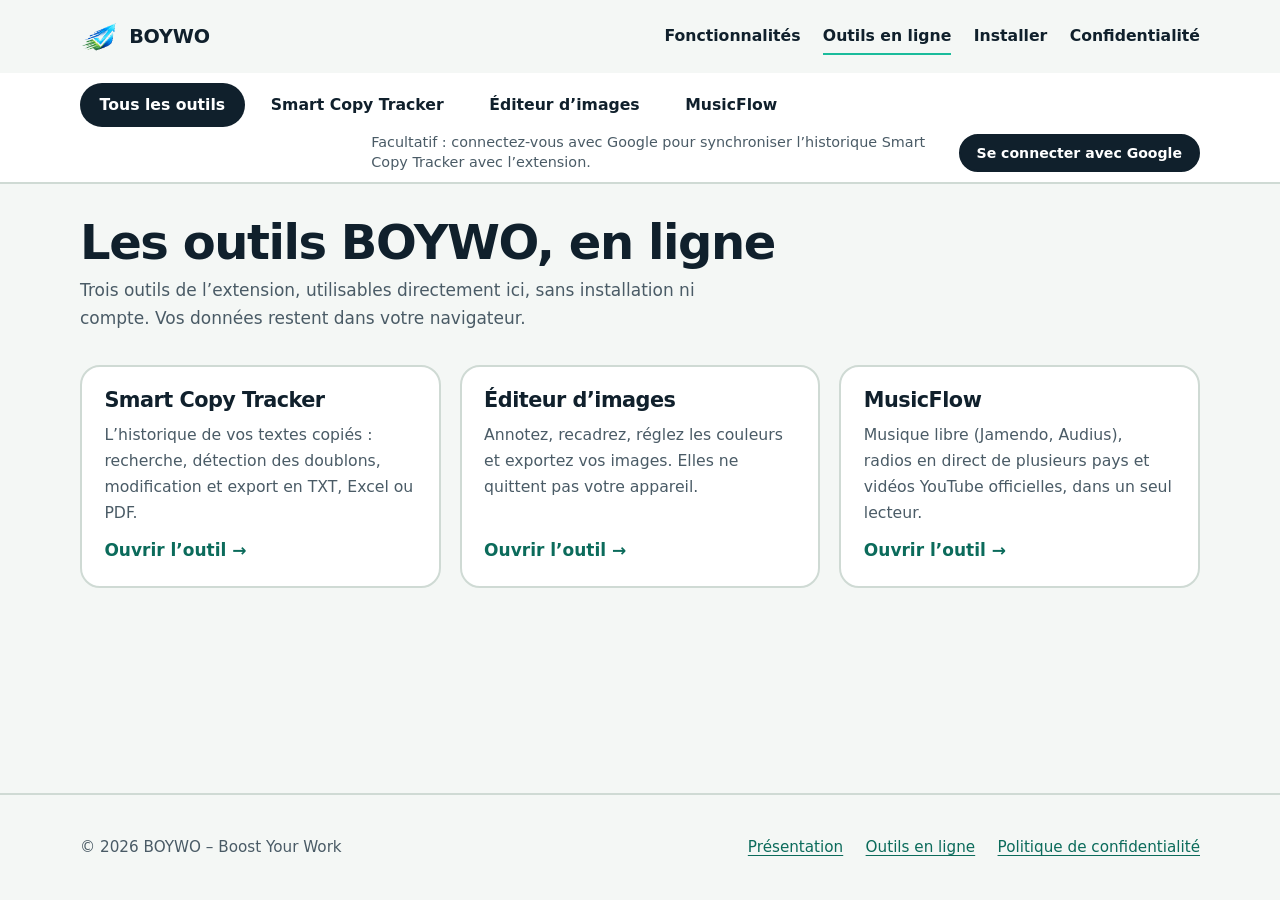
<file: outils/index.html>
<!DOCTYPE html>
<html lang="fr">
<head>
<meta charset="UTF-8">
<meta name="viewport" content="width=device-width, initial-scale=1">
<title>Outils en ligne – BOYWO</title>
<meta name="description" content="Smart Copy Tracker, éditeur d’images et MusicFlow réunis au même endroit, directement dans votre navigateur et sans compte.">
<meta name="theme-color" content="#1abc9c">
<link rel="canonical" href="https://jacquardo.github.io/BOYWO-Boost-Your-Work/outils/">
<link rel="icon" href="../assets/icons/icon-128.png">
<link rel="stylesheet" href="../css/site.css">
<link rel="stylesheet" href="../css/tools.css">
</head>
<body class="hub-body" id="hub-body">
<a class="skip" href="#contenu">Aller au contenu</a>

<header class="site-header">
  <div class="wrap">
    <a class="brand" href="../index.html"><img src="../assets/icons/icon-128.png" width="38" height="38" alt="">BOYWO</a>
    <nav class="nav" aria-label="Navigation principale">
      <a href="../index.html#fonctionnalites">Fonctionnalités</a>
      <a href="index.html" aria-current="page">Outils en ligne</a>
      <a href="../index.html#installer">Installer</a>
      <a href="../privacy-policy.html">Confidentialité</a>
    </nav>
  </div>
</header>

<div class="hub-tabs">
  <div class="wrap">
    <div class="hub-tablist" role="tablist" aria-label="Outils BOYWO">
    <button type="button" class="hub-tab" role="tab" id="tab-home" data-tool="" aria-controls="hub-home" aria-selected="true">Tous les outils</button>
    <button type="button" class="hub-tab" role="tab" id="tab-smart-copy" data-tool="smart-copy" aria-controls="panel-smart-copy" aria-selected="false">Smart Copy Tracker</button>
    <button type="button" class="hub-tab" role="tab" id="tab-image-editor" data-tool="image-editor" aria-controls="panel-image-editor" aria-selected="false">Éditeur d’images</button>
    <button type="button" class="hub-tab" role="tab" id="tab-musicflow" data-tool="musicflow" aria-controls="panel-musicflow" aria-selected="false">MusicFlow</button>
    </div>
    <div class="hub-sync" id="hub-sync" data-state="signed-out" hidden>
      <span class="hub-sync-text" id="sync-status" role="status" aria-live="polite"></span>
      <button type="button" class="hub-sync-btn hub-sync-main" id="sync-connect">Se connecter avec Google</button>
      <button type="button" class="hub-sync-btn" id="sync-now" hidden>Synchroniser</button>
      <button type="button" class="hub-sync-btn hub-sync-main" id="sync-create" hidden>Créer une sauvegarde depuis le site</button>
      <button type="button" class="hub-sync-btn" id="sync-disconnect" hidden>Se déconnecter</button>
    </div>
  </div>
</div>

<main class="hub-main" id="contenu">
  <div class="hub-home" id="hub-home" role="tabpanel" aria-labelledby="tab-home">
    <div class="wrap">
      <div class="hub-intro">
        <h1>Les outils BOYWO, en ligne</h1>
        <p>Trois outils de l’extension, utilisables directement ici, sans installation ni compte. Vos données restent dans votre navigateur.</p>
      </div>
      <div class="hub-cards">
        <a class="hub-card" href="#smart-copy" data-tool="smart-copy">
          <h2>Smart Copy Tracker</h2>
          <p>L’historique de vos textes copiés : recherche, détection des doublons, modification et export en TXT, Excel ou PDF.</p>
          <span class="tag">Ouvrir l’outil →</span>
        </a>
        <a class="hub-card" href="#image-editor" data-tool="image-editor">
          <h2>Éditeur d’images</h2>
          <p>Annotez, recadrez, réglez les couleurs et exportez vos images. Elles ne quittent pas votre appareil.</p>
          <span class="tag">Ouvrir l’outil →</span>
        </a>
        <a class="hub-card" href="#musicflow" data-tool="musicflow">
          <h2>MusicFlow</h2>
          <p>Musique libre (Jamendo, Audius), radios en direct de plusieurs pays et vidéos YouTube officielles, dans un seul lecteur.</p>
          <span class="tag">Ouvrir l’outil →</span>
        </a>
      </div>
    </div>
  </div>

  <div class="hub-panels" id="hub-panels">
    <div class="hub-panel" id="panel-smart-copy" role="tabpanel" aria-labelledby="tab-smart-copy" hidden><iframe title="Smart Copy Tracker" data-src="smart-copy.html"></iframe></div>
    <div class="hub-panel" id="panel-image-editor" role="tabpanel" aria-labelledby="tab-image-editor" hidden><iframe title="Éditeur d’images" data-src="image-editor.html"></iframe></div>
    <div class="hub-panel" id="panel-musicflow" role="tabpanel" aria-labelledby="tab-musicflow" hidden><iframe title="MusicFlow" data-src="musicflow.html" allow="autoplay; encrypted-media; picture-in-picture; fullscreen" allowfullscreen></iframe></div>
  </div>
  <noscript><div class="wrap"><p>JavaScript est nécessaire pour utiliser les outils. Pages directes : <a href="smart-copy.html">Smart Copy Tracker</a>, <a href="image-editor.html">Éditeur d’images</a>, <a href="musicflow.html">MusicFlow</a>.</p></div></noscript>
</main>

<footer class="site-footer" id="hub-footer">
  <div class="wrap">
    <span>© 2026 BOYWO – Boost Your Work</span>
    <nav aria-label="Pied de page">
      <a href="../index.html">Présentation</a>
      <a href="index.html">Outils en ligne</a>
      <a href="../privacy-policy.html">Politique de confidentialité</a>
    </nav>
  </div>
</footer>
<script src="../js/chrome-shim.js"></script>
<script src="../js/hub.js"></script>
<script src="../js/sync-web-config.js"></script>
<script type="module" src="../js/sync-web.js"></script>
</body>
</html>
</file>
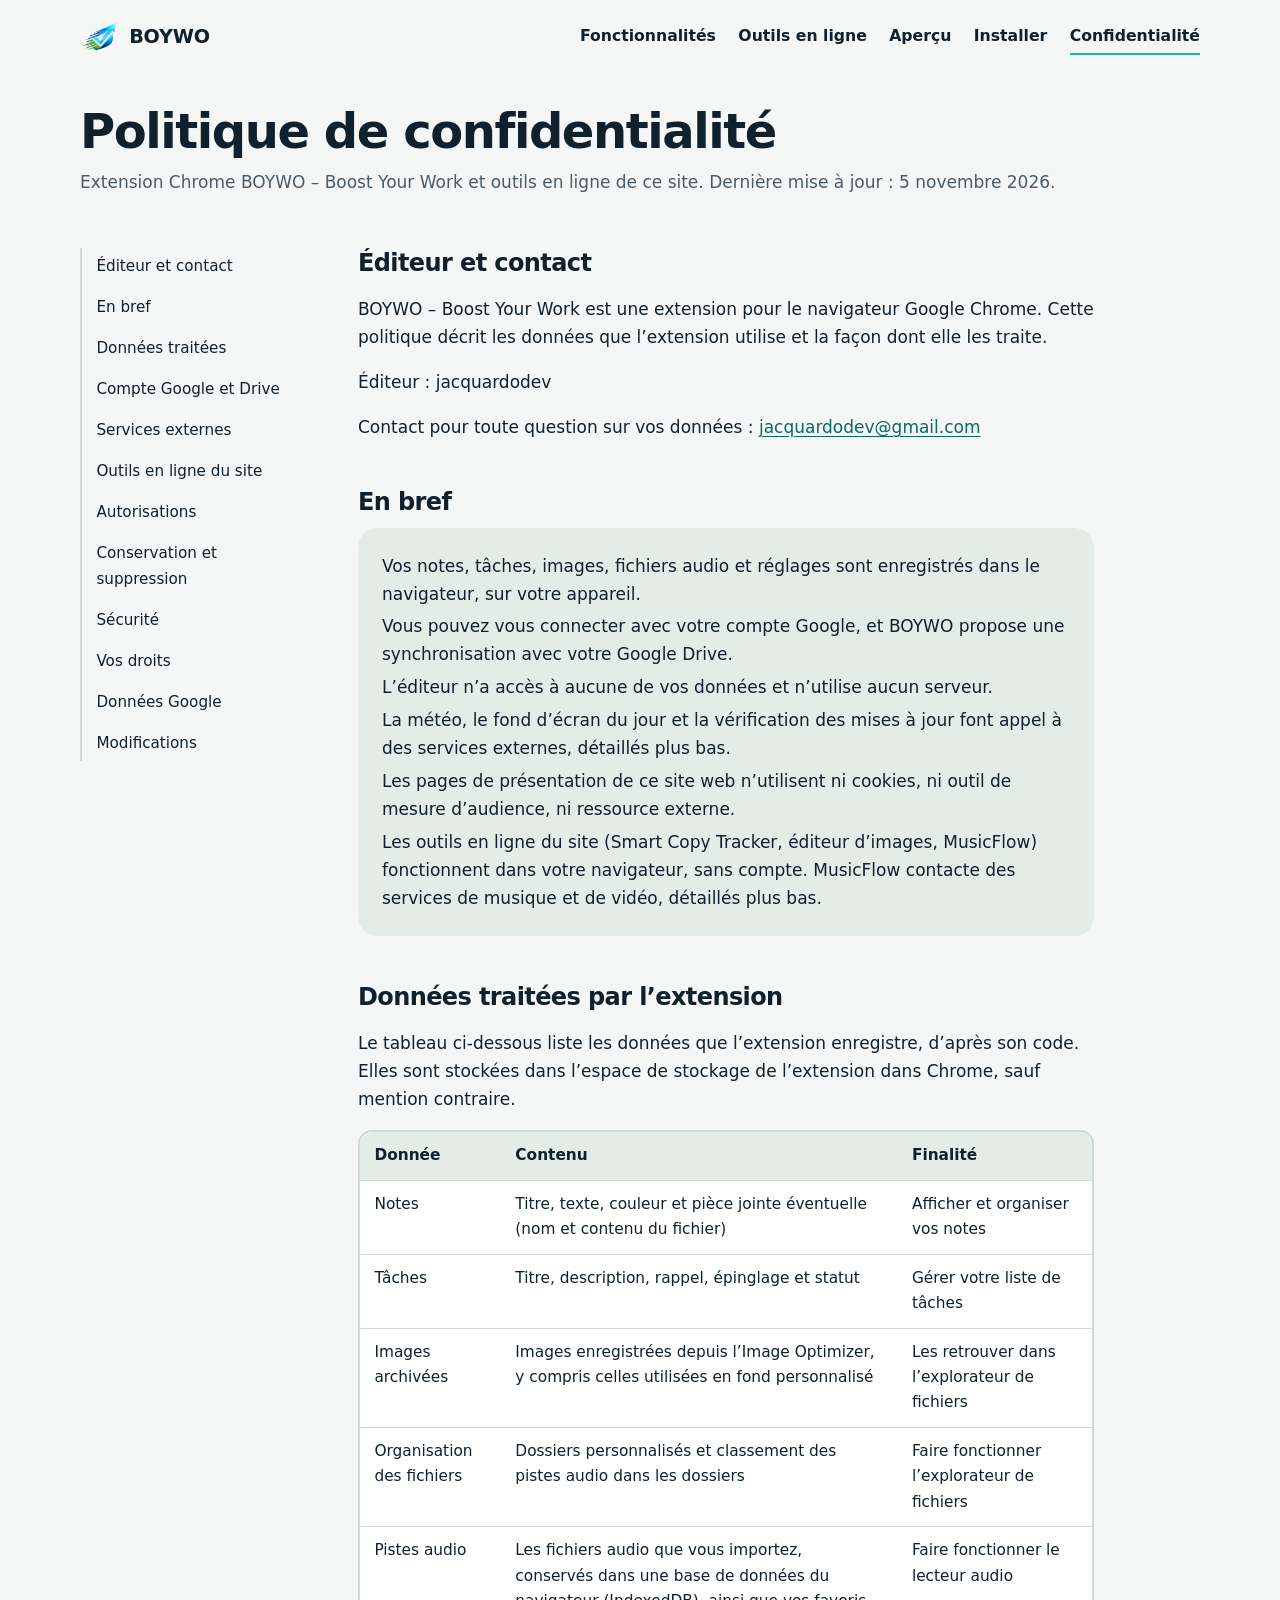
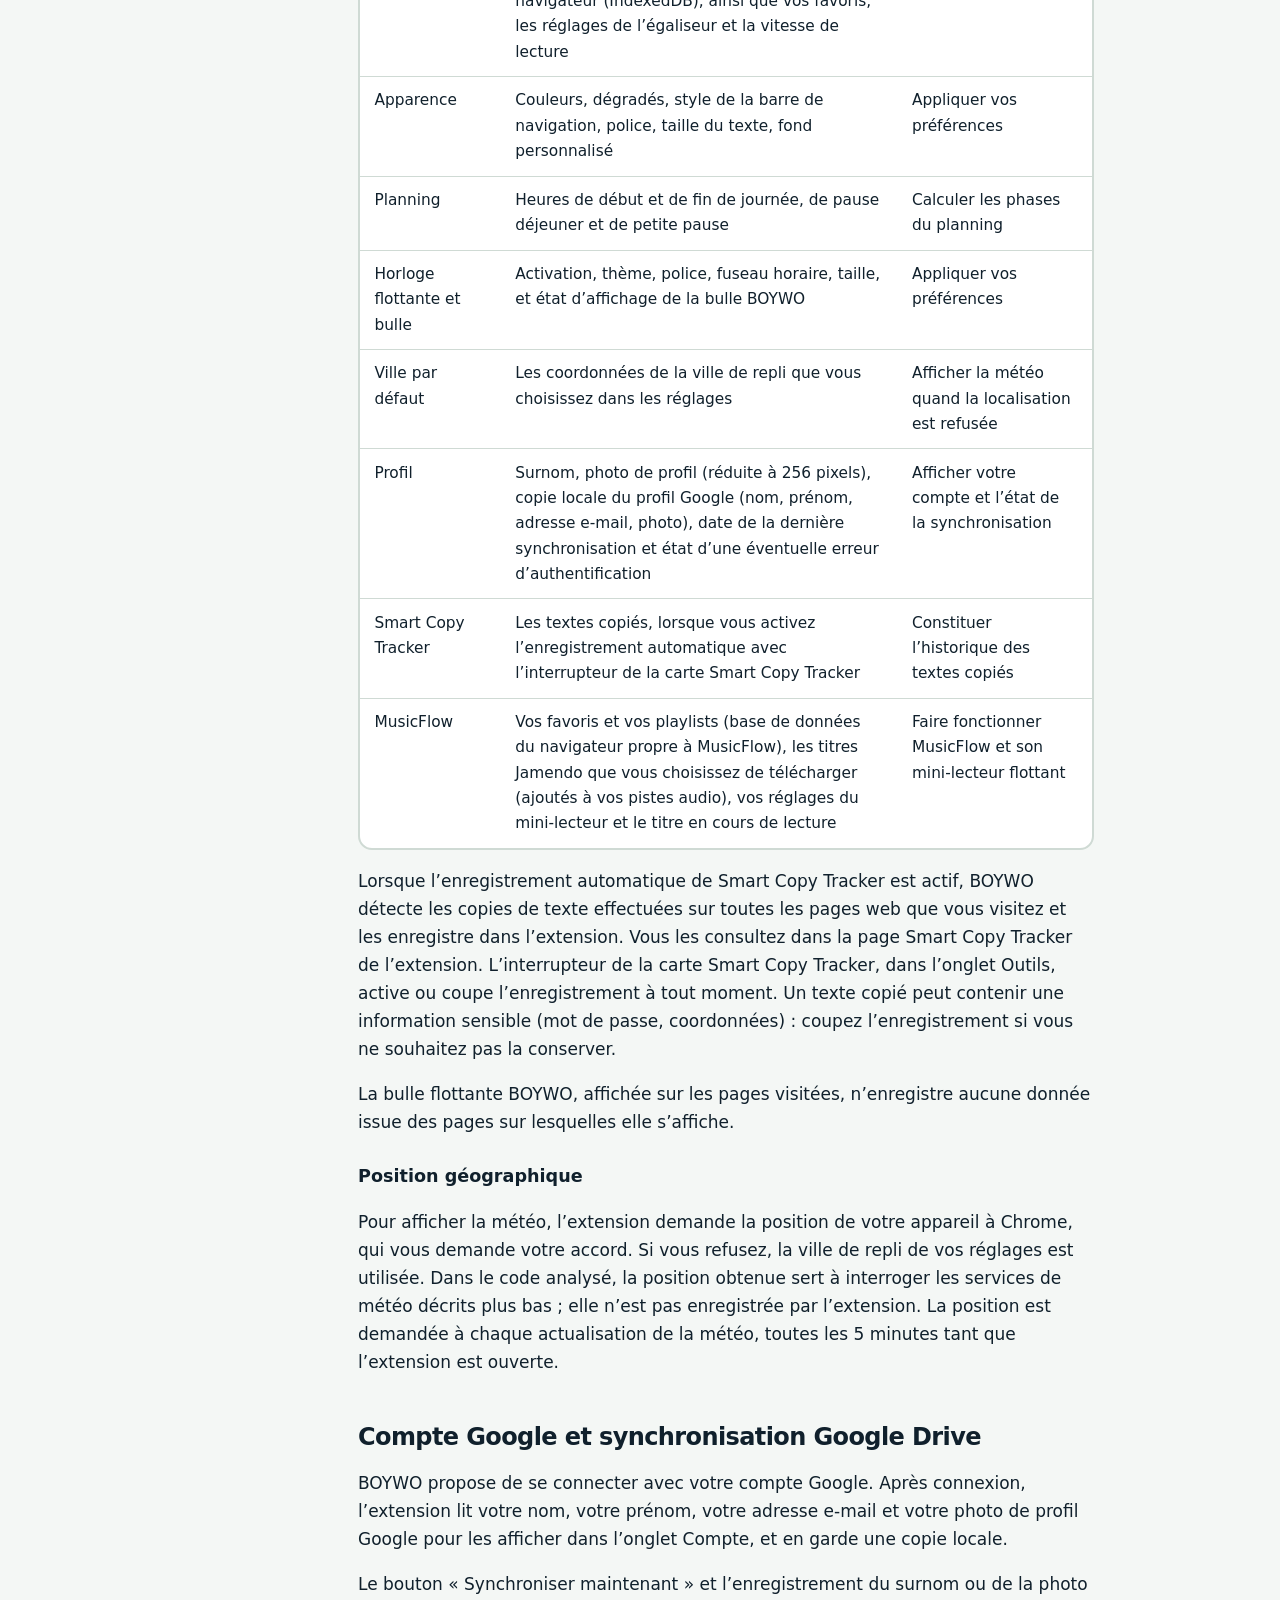
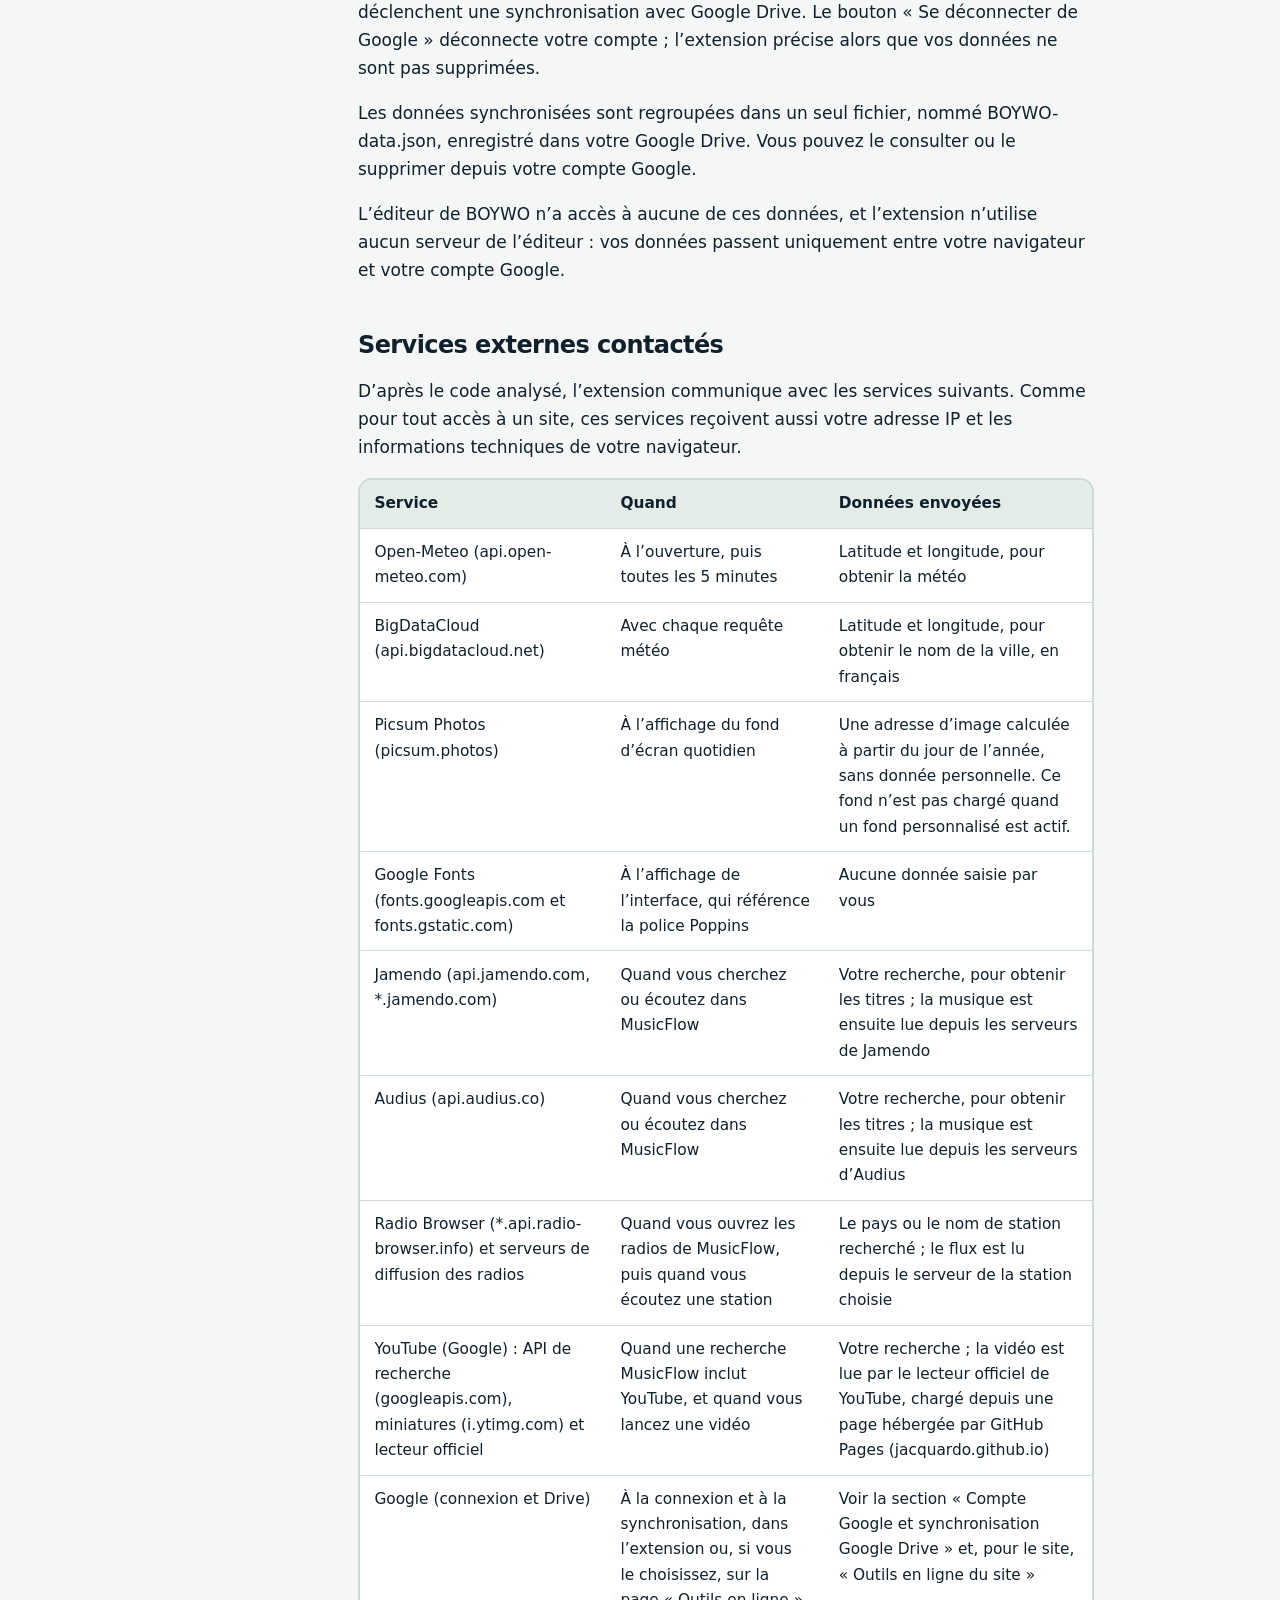
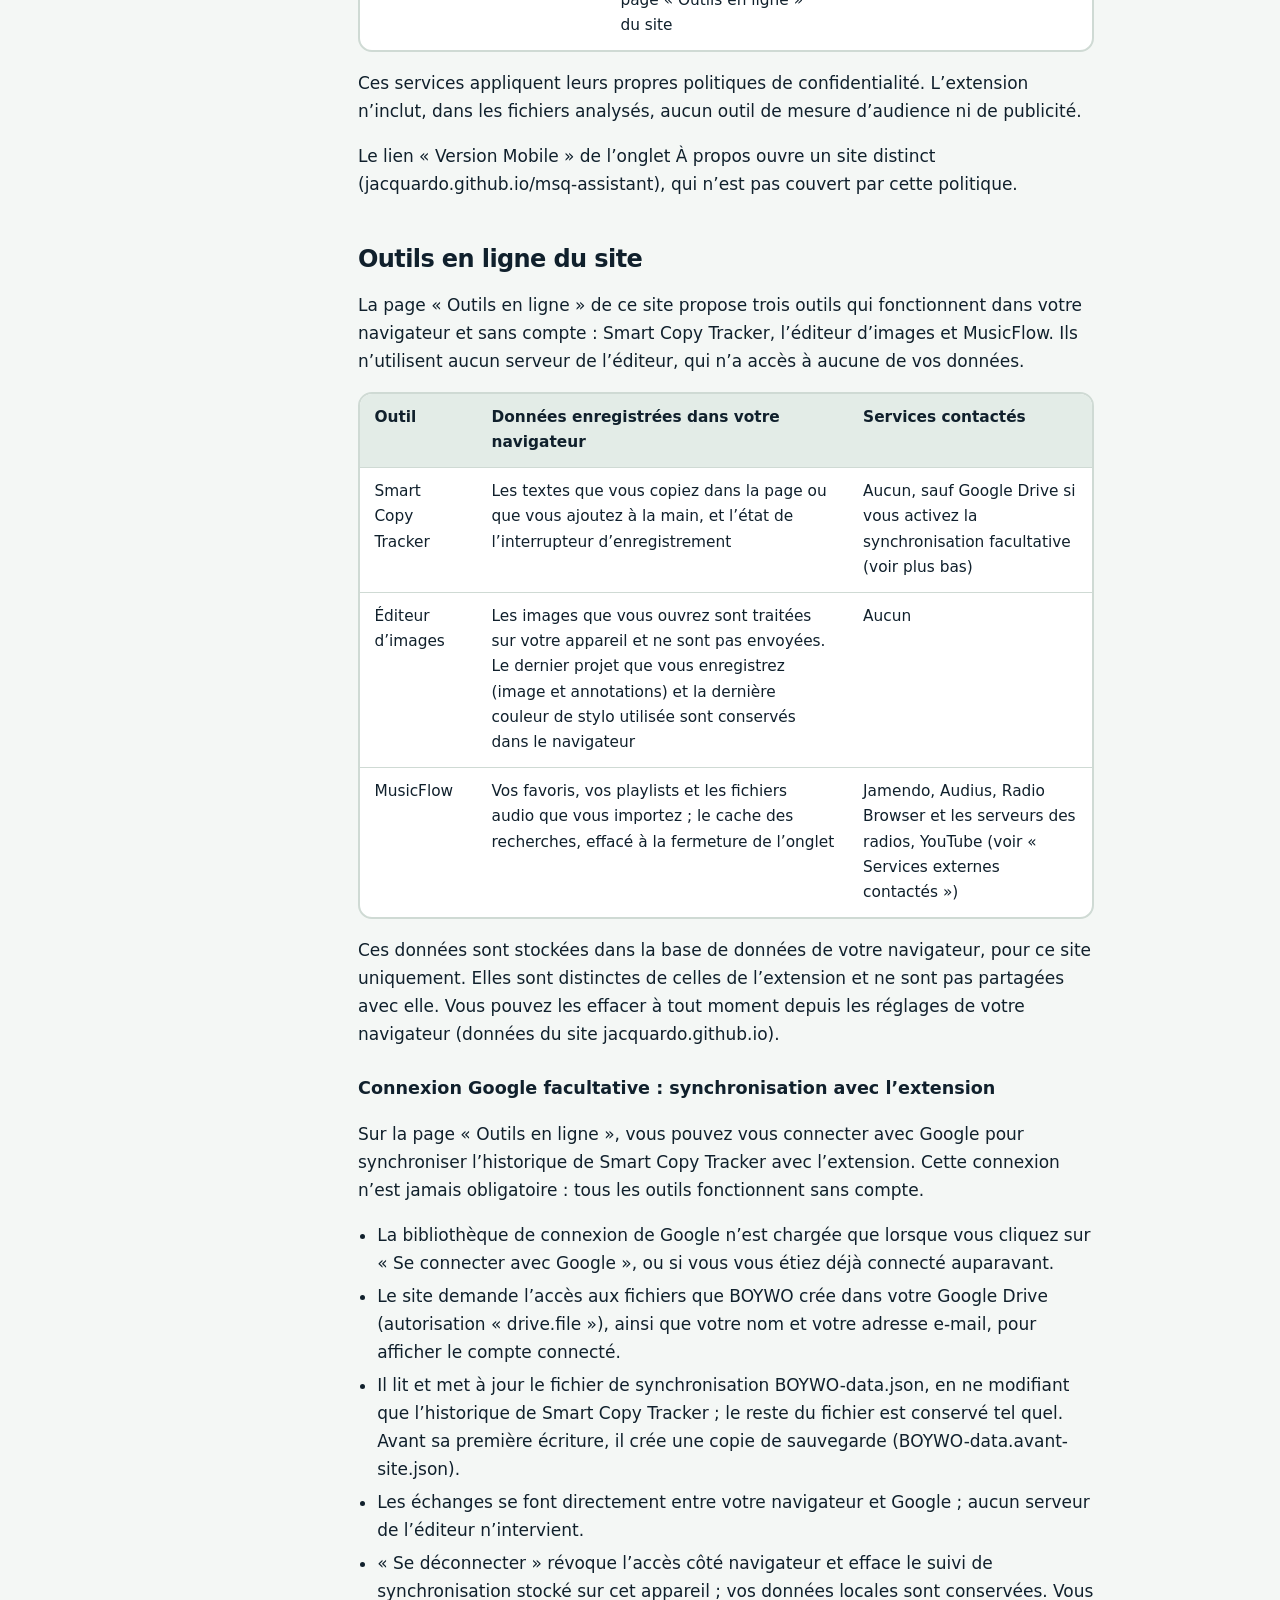
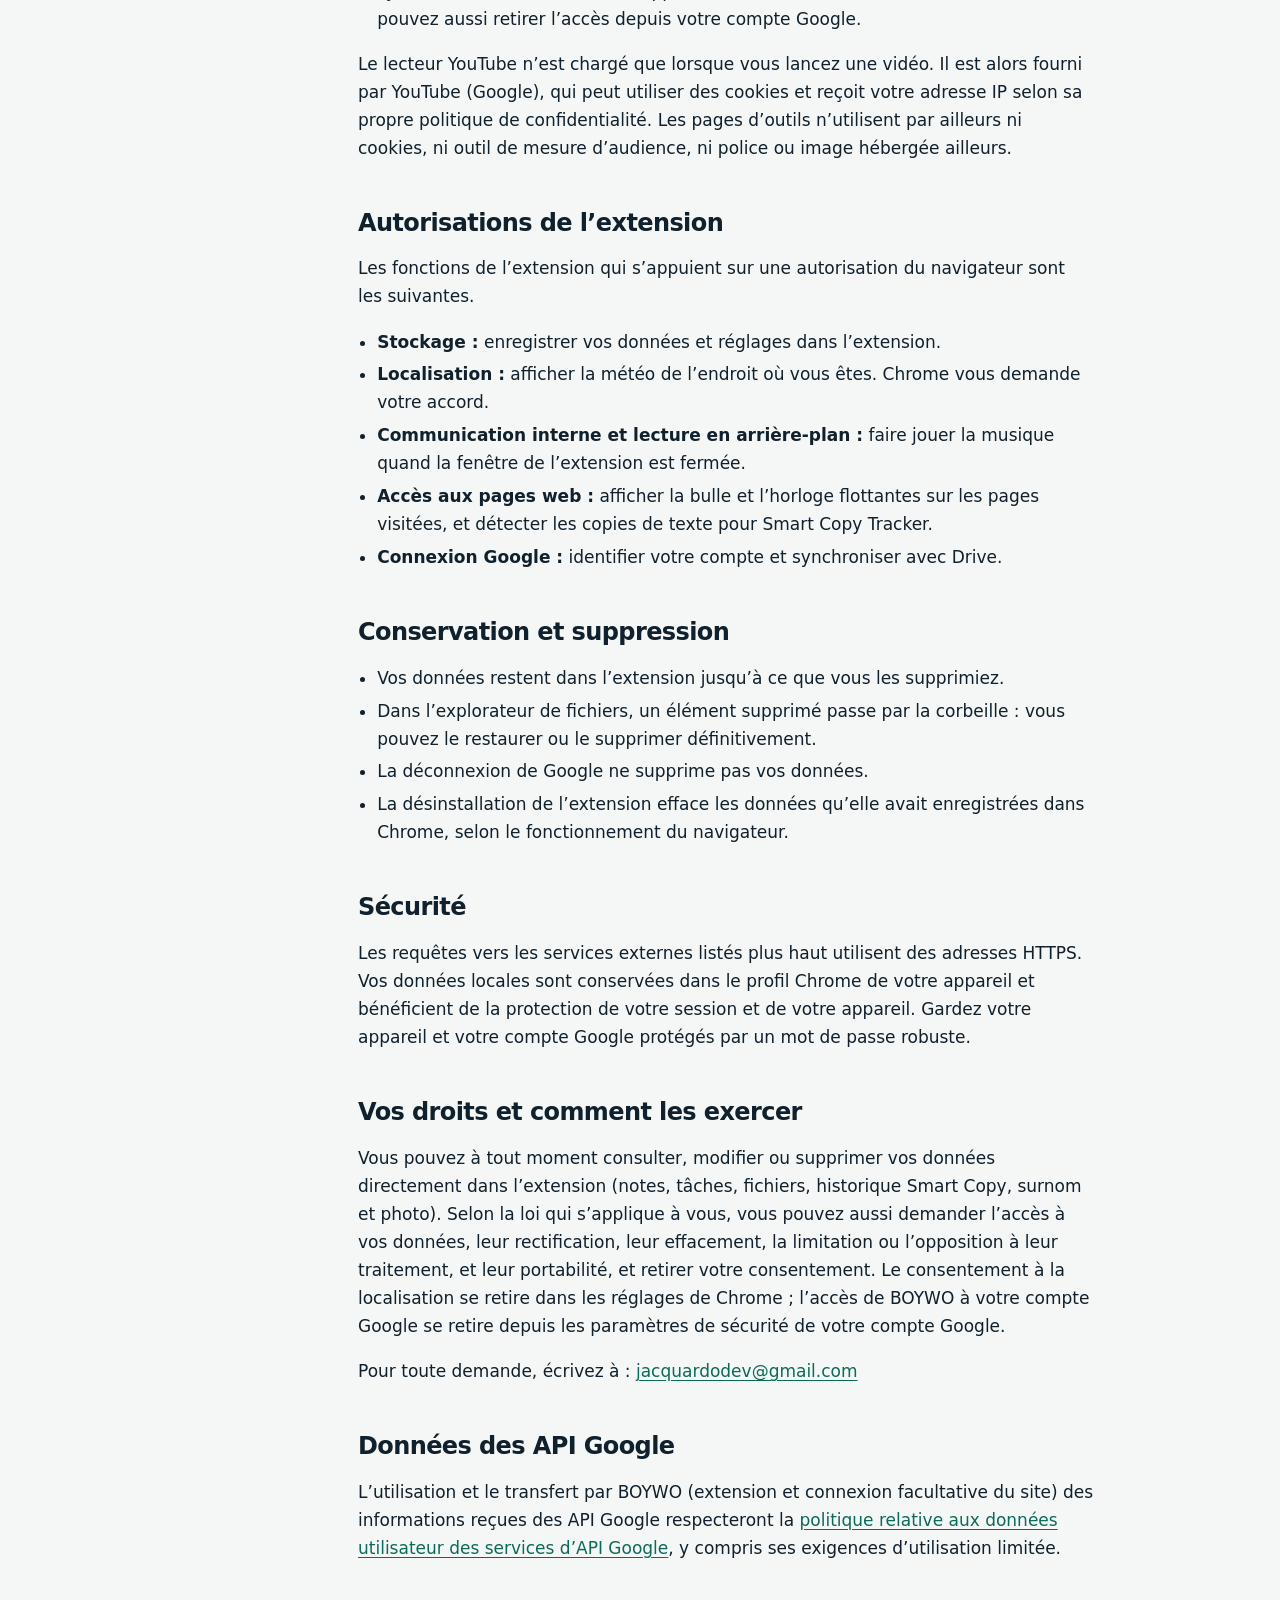
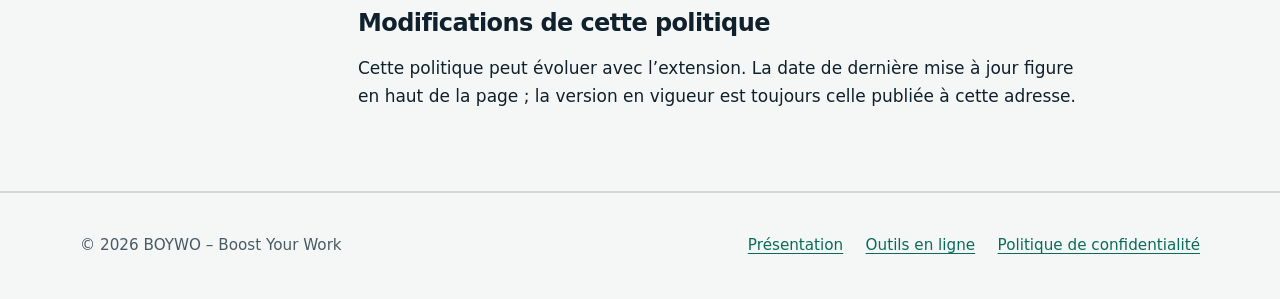
<file: privacy-policy.html>
<!DOCTYPE html>
<html lang="fr">
<head>
<meta charset="UTF-8">
<meta name="viewport" content="width=device-width, initial-scale=1">
<title>Politique de confidentialité – BOYWO – Boost Your Work</title>
<meta name="description" content="Politique de confidentialité de l’extension Chrome BOYWO – Boost Your Work : données traitées, services externes, synchronisation Google Drive, conservation et droits.">
<meta name="theme-color" content="#1abc9c">
<link rel="canonical" href="https://jacquardo.github.io/BOYWO-Boost-Your-Work/privacy-policy.html">
<link rel="icon" href="assets/icons/icon-128.png">
<link rel="stylesheet" href="css/site.css">
</head>
<body>
<a class="skip" href="#contenu">Aller au contenu</a>

<header class="site-header">
  <div class="wrap">
    <a class="brand" href="index.html"><img src="assets/icons/icon-128.png" width="38" height="38" alt="">BOYWO</a>
    <nav class="nav" aria-label="Navigation principale">
      <a href="index.html#fonctionnalites">Fonctionnalités</a>
      <a href="outils/">Outils en ligne</a>
      <a href="index.html#apercu">Aperçu</a>
      <a href="index.html#installer">Installer</a>
      <a href="privacy-policy.html" aria-current="page">Confidentialité</a>
    </nav>
  </div>
</header>

<main id="contenu">
  <div class="wrap">
    <div class="doc-head">
      <h1>Politique de confidentialité</h1>
      <p>Extension Chrome BOYWO – Boost Your Work et outils en ligne de ce site. Dernière mise à jour : 5 novembre 2026.</p>
    </div>

    <div class="doc">
      <nav class="toc" aria-label="Sommaire">
        <ol>
          <li><a href="#editeur">Éditeur et contact</a></li>
          <li><a href="#resume">En bref</a></li>
          <li><a href="#donnees">Données traitées</a></li>
          <li><a href="#google">Compte Google et Drive</a></li>
          <li><a href="#services">Services externes</a></li>
          <li><a href="#outils-site">Outils en ligne du site</a></li>
          <li><a href="#autorisations">Autorisations</a></li>
          <li><a href="#conservation">Conservation et suppression</a></li>
          <li><a href="#securite">Sécurité</a></li>
          <li><a href="#droits">Vos droits</a></li>
          <li><a href="#limitee">Données Google</a></li>
          <li><a href="#modifications">Modifications</a></li>
        </ol>
      </nav>

      <article>
        <h2 id="editeur">Éditeur et contact</h2>
        <p>BOYWO – Boost Your Work est une extension pour le navigateur Google Chrome. Cette politique décrit les données que l’extension utilise et la façon dont elle les traite.</p>
        <p>Éditeur : jacquardodev</p>
        <p>Contact pour toute question sur vos données : <a href="mailto:jacquardodev@gmail.com">jacquardodev@gmail.com</a></p>

        <h2 id="resume">En bref</h2>
        <div class="summary">
          <p>Vos notes, tâches, images, fichiers audio et réglages sont enregistrés dans le navigateur, sur votre appareil.</p>
          <p>Vous pouvez vous connecter avec votre compte Google, et BOYWO propose une synchronisation avec votre Google Drive.</p>
          <p>L’éditeur n’a accès à aucune de vos données et n’utilise aucun serveur.</p>
          <p>La météo, le fond d’écran du jour et la vérification des mises à jour font appel à des services externes, détaillés plus bas.</p>
          <p>Les pages de présentation de ce site web n’utilisent ni cookies, ni outil de mesure d’audience, ni ressource externe.</p>
          <p>Les outils en ligne du site (Smart Copy Tracker, éditeur d’images, MusicFlow) fonctionnent dans votre navigateur, sans compte. MusicFlow contacte des services de musique et de vidéo, détaillés plus bas.</p>
        </div>

        <h2 id="donnees">Données traitées par l’extension</h2>
        <p>Le tableau ci-dessous liste les données que l’extension enregistre, d’après son code. Elles sont stockées dans l’espace de stockage de l’extension dans Chrome, sauf mention contraire.</p>
        <div class="table-wrap">
          <table>
            <thead><tr><th>Donnée</th><th>Contenu</th><th>Finalité</th></tr></thead>
            <tbody>
              <tr><td>Notes</td><td>Titre, texte, couleur et pièce jointe éventuelle (nom et contenu du fichier)</td><td>Afficher et organiser vos notes</td></tr>
              <tr><td>Tâches</td><td>Titre, description, rappel, épinglage et statut</td><td>Gérer votre liste de tâches</td></tr>
              <tr><td>Images archivées</td><td>Images enregistrées depuis l’Image Optimizer, y compris celles utilisées en fond personnalisé</td><td>Les retrouver dans l’explorateur de fichiers</td></tr>
              <tr><td>Organisation des fichiers</td><td>Dossiers personnalisés et classement des pistes audio dans les dossiers</td><td>Faire fonctionner l’explorateur de fichiers</td></tr>
              <tr><td>Pistes audio</td><td>Les fichiers audio que vous importez, conservés dans une base de données du navigateur (IndexedDB), ainsi que vos favoris, les réglages de l’égaliseur et la vitesse de lecture</td><td>Faire fonctionner le lecteur audio</td></tr>
              <tr><td>Apparence</td><td>Couleurs, dégradés, style de la barre de navigation, police, taille du texte, fond personnalisé</td><td>Appliquer vos préférences</td></tr>
              <tr><td>Planning</td><td>Heures de début et de fin de journée, de pause déjeuner et de petite pause</td><td>Calculer les phases du planning</td></tr>
              <tr><td>Horloge flottante et bulle</td><td>Activation, thème, police, fuseau horaire, taille, et état d’affichage de la bulle BOYWO</td><td>Appliquer vos préférences</td></tr>
              <tr><td>Ville par défaut</td><td>Les coordonnées de la ville de repli que vous choisissez dans les réglages</td><td>Afficher la météo quand la localisation est refusée</td></tr>
              <tr><td>Profil</td><td>Surnom, photo de profil (réduite à 256 pixels), copie locale du profil Google (nom, prénom, adresse e-mail, photo), date de la dernière synchronisation et état d’une éventuelle erreur d’authentification</td><td>Afficher votre compte et l’état de la synchronisation</td></tr>
              <tr><td>Smart Copy Tracker</td><td>Les textes copiés, lorsque vous activez l’enregistrement automatique avec l’interrupteur de la carte Smart Copy Tracker</td><td>Constituer l’historique des textes copiés</td></tr>
              <tr><td>MusicFlow</td><td>Vos favoris et vos playlists (base de données du navigateur propre à MusicFlow), les titres Jamendo que vous choisissez de télécharger (ajoutés à vos pistes audio), vos réglages du mini-lecteur et le titre en cours de lecture</td><td>Faire fonctionner MusicFlow et son mini-lecteur flottant</td></tr>
            </tbody>
          </table>
        </div>
        <p>Lorsque l’enregistrement automatique de Smart Copy Tracker est actif, BOYWO détecte les copies de texte effectuées sur toutes les pages web que vous visitez et les enregistre dans l’extension. Vous les consultez dans la page Smart Copy Tracker de l’extension. L’interrupteur de la carte Smart Copy Tracker, dans l’onglet Outils, active ou coupe l’enregistrement à tout moment. Un texte copié peut contenir une information sensible (mot de passe, coordonnées) : coupez l’enregistrement si vous ne souhaitez pas la conserver.</p>
        <p>La bulle flottante BOYWO, affichée sur les pages visitées, n’enregistre aucune donnée issue des pages sur lesquelles elle s’affiche.</p>

        <h3>Position géographique</h3>
        <p>Pour afficher la météo, l’extension demande la position de votre appareil à Chrome, qui vous demande votre accord. Si vous refusez, la ville de repli de vos réglages est utilisée. Dans le code analysé, la position obtenue sert à interroger les services de météo décrits plus bas ; elle n’est pas enregistrée par l’extension. La position est demandée à chaque actualisation de la météo, toutes les 5 minutes tant que l’extension est ouverte.</p>

        <h2 id="google">Compte Google et synchronisation Google Drive</h2>
        <p>BOYWO propose de se connecter avec votre compte Google. Après connexion, l’extension lit votre nom, votre prénom, votre adresse e-mail et votre photo de profil Google pour les afficher dans l’onglet Compte, et en garde une copie locale.</p>
        <p>Le bouton « Synchroniser maintenant » et l’enregistrement du surnom ou de la photo déclenchent une synchronisation avec Google Drive. Le bouton « Se déconnecter de Google » déconnecte votre compte ; l’extension précise alors que vos données ne sont pas supprimées.</p>
        <p>Les données synchronisées sont regroupées dans un seul fichier, nommé BOYWO-data.json, enregistré dans votre Google Drive. Vous pouvez le consulter ou le supprimer depuis votre compte Google.</p>
        <p>L’éditeur de BOYWO n’a accès à aucune de ces données, et l’extension n’utilise aucun serveur de l’éditeur : vos données passent uniquement entre votre navigateur et votre compte Google.</p>

        <h2 id="services">Services externes contactés</h2>
        <p>D’après le code analysé, l’extension communique avec les services suivants. Comme pour tout accès à un site, ces services reçoivent aussi votre adresse IP et les informations techniques de votre navigateur.</p>
        <div class="table-wrap">
          <table>
            <thead><tr><th>Service</th><th>Quand</th><th>Données envoyées</th></tr></thead>
            <tbody>
              <tr><td>Open-Meteo (api.open-meteo.com)</td><td>À l’ouverture, puis toutes les 5 minutes</td><td>Latitude et longitude, pour obtenir la météo</td></tr>
              <tr><td>BigDataCloud (api.bigdatacloud.net)</td><td>Avec chaque requête météo</td><td>Latitude et longitude, pour obtenir le nom de la ville, en français</td></tr>
              <tr><td>Picsum Photos (picsum.photos)</td><td>À l’affichage du fond d’écran quotidien</td><td>Une adresse d’image calculée à partir du jour de l’année, sans donnée personnelle. Ce fond n’est pas chargé quand un fond personnalisé est actif.</td></tr>
              <tr><td>Google Fonts (fonts.googleapis.com et fonts.gstatic.com)</td><td>À l’affichage de l’interface, qui référence la police Poppins</td><td>Aucune donnée saisie par vous</td></tr>
              <tr><td>Jamendo (api.jamendo.com, *.jamendo.com)</td><td>Quand vous cherchez ou écoutez dans MusicFlow</td><td>Votre recherche, pour obtenir les titres ; la musique est ensuite lue depuis les serveurs de Jamendo</td></tr>
              <tr><td>Audius (api.audius.co)</td><td>Quand vous cherchez ou écoutez dans MusicFlow</td><td>Votre recherche, pour obtenir les titres ; la musique est ensuite lue depuis les serveurs d’Audius</td></tr>
              <tr><td>Radio Browser (*.api.radio-browser.info) et serveurs de diffusion des radios</td><td>Quand vous ouvrez les radios de MusicFlow, puis quand vous écoutez une station</td><td>Le pays ou le nom de station recherché ; le flux est lu depuis le serveur de la station choisie</td></tr>
              <tr><td>YouTube (Google) : API de recherche (googleapis.com), miniatures (i.ytimg.com) et lecteur officiel</td><td>Quand une recherche MusicFlow inclut YouTube, et quand vous lancez une vidéo</td><td>Votre recherche ; la vidéo est lue par le lecteur officiel de YouTube, chargé depuis une page hébergée par GitHub Pages (jacquardo.github.io)</td></tr>
              <tr><td>Google (connexion et Drive)</td><td>À la connexion et à la synchronisation, dans l’extension ou, si vous le choisissez, sur la page « Outils en ligne » du site</td><td>Voir la section « Compte Google et synchronisation Google Drive » et, pour le site, « Outils en ligne du site »</td></tr>
            </tbody>
          </table>
        </div>
        <p>Ces services appliquent leurs propres politiques de confidentialité. L’extension n’inclut, dans les fichiers analysés, aucun outil de mesure d’audience ni de publicité.</p>
        <p>Le lien « Version Mobile » de l’onglet À propos ouvre un site distinct (jacquardo.github.io/msq-assistant), qui n’est pas couvert par cette politique.</p>

        <h2 id="outils-site">Outils en ligne du site</h2>
        <p>La page « Outils en ligne » de ce site propose trois outils qui fonctionnent dans votre navigateur et sans compte : Smart Copy Tracker, l’éditeur d’images et MusicFlow. Ils n’utilisent aucun serveur de l’éditeur, qui n’a accès à aucune de vos données.</p>
        <div class="table-wrap">
          <table>
            <thead><tr><th>Outil</th><th>Données enregistrées dans votre navigateur</th><th>Services contactés</th></tr></thead>
            <tbody>
              <tr><td>Smart Copy Tracker</td><td>Les textes que vous copiez dans la page ou que vous ajoutez à la main, et l’état de l’interrupteur d’enregistrement</td><td>Aucun, sauf Google Drive si vous activez la synchronisation facultative (voir plus bas)</td></tr>
              <tr><td>Éditeur d’images</td><td>Les images que vous ouvrez sont traitées sur votre appareil et ne sont pas envoyées. Le dernier projet que vous enregistrez (image et annotations) et la dernière couleur de stylo utilisée sont conservés dans le navigateur</td><td>Aucun</td></tr>
              <tr><td>MusicFlow</td><td>Vos favoris, vos playlists et les fichiers audio que vous importez ; le cache des recherches, effacé à la fermeture de l’onglet</td><td>Jamendo, Audius, Radio Browser et les serveurs des radios, YouTube (voir « Services externes contactés »)</td></tr>
            </tbody>
          </table>
        </div>
        <p>Ces données sont stockées dans la base de données de votre navigateur, pour ce site uniquement. Elles sont distinctes de celles de l’extension et ne sont pas partagées avec elle. Vous pouvez les effacer à tout moment depuis les réglages de votre navigateur (données du site jacquardo.github.io).</p>
        <h3>Connexion Google facultative : synchronisation avec l’extension</h3>
        <p>Sur la page « Outils en ligne », vous pouvez vous connecter avec Google pour synchroniser l’historique de Smart Copy Tracker avec l’extension. Cette connexion n’est jamais obligatoire : tous les outils fonctionnent sans compte.</p>
        <ul>
          <li>La bibliothèque de connexion de Google n’est chargée que lorsque vous cliquez sur « Se connecter avec Google », ou si vous vous étiez déjà connecté auparavant.</li>
          <li>Le site demande l’accès aux fichiers que BOYWO crée dans votre Google Drive (autorisation « drive.file »), ainsi que votre nom et votre adresse e-mail, pour afficher le compte connecté.</li>
          <li>Il lit et met à jour le fichier de synchronisation BOYWO-data.json, en ne modifiant que l’historique de Smart Copy Tracker ; le reste du fichier est conservé tel quel. Avant sa première écriture, il crée une copie de sauvegarde (BOYWO-data.avant-site.json).</li>
          <li>Les échanges se font directement entre votre navigateur et Google ; aucun serveur de l’éditeur n’intervient.</li>
          <li>« Se déconnecter » révoque l’accès côté navigateur et efface le suivi de synchronisation stocké sur cet appareil ; vos données locales sont conservées. Vous pouvez aussi retirer l’accès depuis votre compte Google.</li>
        </ul>
        <p>Le lecteur YouTube n’est chargé que lorsque vous lancez une vidéo. Il est alors fourni par YouTube (Google), qui peut utiliser des cookies et reçoit votre adresse IP selon sa propre politique de confidentialité. Les pages d’outils n’utilisent par ailleurs ni cookies, ni outil de mesure d’audience, ni police ou image hébergée ailleurs.</p>

        <h2 id="autorisations">Autorisations de l’extension</h2>
        <p>Les fonctions de l’extension qui s’appuient sur une autorisation du navigateur sont les suivantes.</p>
        <ul>
          <li><strong>Stockage :</strong> enregistrer vos données et réglages dans l’extension.</li>
          <li><strong>Localisation :</strong> afficher la météo de l’endroit où vous êtes. Chrome vous demande votre accord.</li>
          <li><strong>Communication interne et lecture en arrière-plan :</strong> faire jouer la musique quand la fenêtre de l’extension est fermée.</li>
          <li><strong>Accès aux pages web :</strong> afficher la bulle et l’horloge flottantes sur les pages visitées, et détecter les copies de texte pour Smart Copy Tracker.</li>
          <li><strong>Connexion Google :</strong> identifier votre compte et synchroniser avec Drive.</li>
        </ul>

        <h2 id="conservation">Conservation et suppression</h2>
        <ul>
          <li>Vos données restent dans l’extension jusqu’à ce que vous les supprimiez.</li>
          <li>Dans l’explorateur de fichiers, un élément supprimé passe par la corbeille : vous pouvez le restaurer ou le supprimer définitivement.</li>
          <li>La déconnexion de Google ne supprime pas vos données.</li>
          <li>La désinstallation de l’extension efface les données qu’elle avait enregistrées dans Chrome, selon le fonctionnement du navigateur.</li>
        </ul>

        <h2 id="securite">Sécurité</h2>
        <p>Les requêtes vers les services externes listés plus haut utilisent des adresses HTTPS. Vos données locales sont conservées dans le profil Chrome de votre appareil et bénéficient de la protection de votre session et de votre appareil. Gardez votre appareil et votre compte Google protégés par un mot de passe robuste.</p>

        <h2 id="droits">Vos droits et comment les exercer</h2>
        <p>Vous pouvez à tout moment consulter, modifier ou supprimer vos données directement dans l’extension (notes, tâches, fichiers, historique Smart Copy, surnom et photo). Selon la loi qui s’applique à vous, vous pouvez aussi demander l’accès à vos données, leur rectification, leur effacement, la limitation ou l’opposition à leur traitement, et leur portabilité, et retirer votre consentement. Le consentement à la localisation se retire dans les réglages de Chrome ; l’accès de BOYWO à votre compte Google se retire depuis les paramètres de sécurité de votre compte Google.</p>
        <p>Pour toute demande, écrivez à : <a href="mailto:jacquardodev@gmail.com">jacquardodev@gmail.com</a></p>

        <h2 id="limitee">Données des API Google</h2>
        <p>L’utilisation et le transfert par BOYWO (extension et connexion facultative du site) des informations reçues des API Google respecteront la <a href="https://developers.google.com/terms/api-services-user-data-policy" rel="noopener">politique relative aux données utilisateur des services d’API Google</a>, y compris ses exigences d’utilisation limitée.</p>

        <h2 id="modifications">Modifications de cette politique</h2>
        <p>Cette politique peut évoluer avec l’extension. La date de dernière mise à jour figure en haut de la page ; la version en vigueur est toujours celle publiée à cette adresse.</p>
      </article>
    </div>
  </div>
</main>

<footer class="site-footer">
  <div class="wrap">
    <span>© 2026 BOYWO – Boost Your Work</span>
    <nav aria-label="Pied de page">
      <a href="index.html">Présentation</a>
      <a href="outils/">Outils en ligne</a>
      <a href="privacy-policy.html">Politique de confidentialité</a>
    </nav>
  </div>
</footer>
</body>
</html>
</file>
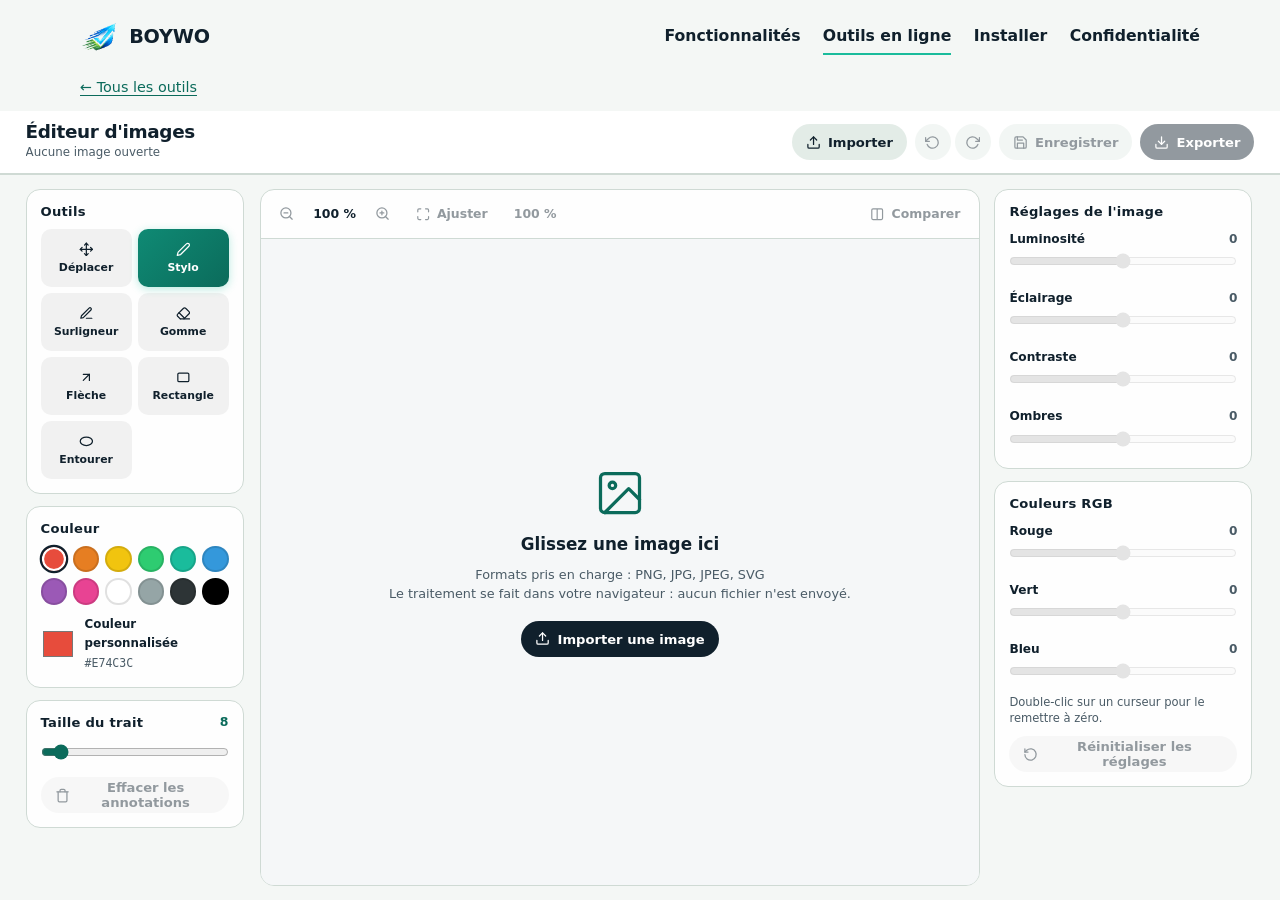
<file: outils/image-editor.html>
<!DOCTYPE html>
<html lang="fr">
<head>
    <meta charset="UTF-8">
    <meta name="viewport" content="width=device-width, initial-scale=1.0">
    <title>Éditeur d’images – BOYWO</title>
    <meta name="description" content="Annotez, recadrez, réglez et exportez vos images directement dans votre navigateur. Vos images ne quittent pas votre appareil.">
    <link rel="icon" href="../assets/icons/icon-128.png">
    <meta name="theme-color" content="#1abc9c">
    <script src="../js/embed.js"></script>
    <link rel="stylesheet" href="../css/site.css">
    <link rel="stylesheet" href="../css/image-editor.css">
    <link rel="stylesheet" href="../css/tools.css">
</head>
<body class="iep-body">

<a class="skip" href="#contenu">Aller au contenu</a>
<header class="site-header">
  <div class="wrap">
    <a class="brand" href="../index.html"><img src="../assets/icons/icon-128.png" width="38" height="38" alt="">BOYWO</a>
    <nav class="nav" aria-label="Navigation principale">
      <a href="../index.html#fonctionnalites">Fonctionnalités</a>
      <a href="index.html" aria-current="page">Outils en ligne</a>
      <a href="../index.html#installer">Installer</a>
      <a href="../privacy-policy.html">Confidentialité</a>
    </nav>
  </div>
</header>
<p class="tool-back"><a href="index.html">← Tous les outils</a></p>

<svg style="display:none" aria-hidden="true">
    <symbol id="e-move" viewBox="0 0 24 24"><polyline points="5 9 2 12 5 15"/><polyline points="9 5 12 2 15 5"/><polyline points="15 19 12 22 9 19"/><polyline points="19 9 22 12 19 15"/><line x1="2" y1="12" x2="22" y2="12"/><line x1="12" y1="2" x2="12" y2="22"/></symbol>
    <symbol id="e-pen" viewBox="0 0 24 24"><path d="M17 3a2.83 2.83 0 1 1 4 4L7.5 20.5 2 22l1.5-5.5Z"/></symbol>
    <symbol id="e-marker" viewBox="0 0 24 24"><path d="M12 20h9"/><path d="M16.5 3.5a2.12 2.12 0 0 1 3 3L7 19l-4 1 1-4Z"/></symbol>
    <symbol id="e-eraser" viewBox="0 0 24 24"><path d="m7 21-4.3-4.3c-1-1-1-2.5 0-3.4l9.6-9.6c1-1 2.5-1 3.4 0l5.6 5.6c1 1 1 2.5 0 3.4L13 21"/><path d="M22 21H7"/><path d="m5 11 9 9"/></symbol>
    <symbol id="e-arrow" viewBox="0 0 24 24"><line x1="7" y1="17" x2="17" y2="7"/><polyline points="7 7 17 7 17 17"/></symbol>
    <symbol id="e-rect" viewBox="0 0 24 24"><rect x="3" y="5" width="18" height="14" rx="2"/></symbol>
    <symbol id="e-ellipse" viewBox="0 0 24 24"><ellipse cx="12" cy="12" rx="10" ry="7"/></symbol>
    <symbol id="e-undo" viewBox="0 0 24 24"><polyline points="1 4 1 10 7 10"/><path d="M3.51 15a9 9 0 1 0 2.13-9.36L1 10"/></symbol>
    <symbol id="e-redo" viewBox="0 0 24 24"><polyline points="23 4 23 10 17 10"/><path d="M20.49 15a9 9 0 1 1-2.12-9.36L23 10"/></symbol>
    <symbol id="e-upload" viewBox="0 0 24 24"><path d="M21 15v4a2 2 0 0 1-2 2H5a2 2 0 0 1-2-2v-4"/><polyline points="17 8 12 3 7 8"/><line x1="12" y1="3" x2="12" y2="15"/></symbol>
    <symbol id="e-download" viewBox="0 0 24 24"><path d="M21 15v4a2 2 0 0 1-2 2H5a2 2 0 0 1-2-2v-4"/><polyline points="7 10 12 15 17 10"/><line x1="12" y1="15" x2="12" y2="3"/></symbol>
    <symbol id="e-save" viewBox="0 0 24 24"><path d="M19 21H5a2 2 0 0 1-2-2V5a2 2 0 0 1 2-2h11l5 5v11a2 2 0 0 1-2 2z"/><polyline points="17 21 17 13 7 13 7 21"/><polyline points="7 3 7 8 15 8"/></symbol>
    <symbol id="e-zoom-in" viewBox="0 0 24 24"><circle cx="11" cy="11" r="8"/><line x1="21" y1="21" x2="16.65" y2="16.65"/><line x1="11" y1="8" x2="11" y2="14"/><line x1="8" y1="11" x2="14" y2="11"/></symbol>
    <symbol id="e-zoom-out" viewBox="0 0 24 24"><circle cx="11" cy="11" r="8"/><line x1="21" y1="21" x2="16.65" y2="16.65"/><line x1="8" y1="11" x2="14" y2="11"/></symbol>
    <symbol id="e-fit" viewBox="0 0 24 24"><path d="M8 3H5a2 2 0 0 0-2 2v3m18 0V5a2 2 0 0 0-2-2h-3m0 18h3a2 2 0 0 0 2-2v-3M3 16v3a2 2 0 0 0 2 2h3"/></symbol>
    <symbol id="e-compare" viewBox="0 0 24 24"><path d="M12 3h7a2 2 0 0 1 2 2v14a2 2 0 0 1-2 2h-7m0-18H5a2 2 0 0 0-2 2v14a2 2 0 0 0 2 2h7m0-18v18"/></symbol>
    <symbol id="e-trash" viewBox="0 0 24 24"><polyline points="3 6 5 6 21 6"/><path d="M19 6v14a2 2 0 0 1-2 2H7a2 2 0 0 1-2-2V6m3 0V4a2 2 0 0 1 2-2h4a2 2 0 0 1 2 2v2"/></symbol>
    <symbol id="e-reset" viewBox="0 0 24 24"><path d="M3 12a9 9 0 1 0 3-6.7L3 8"/><polyline points="3 3 3 8 8 8"/></symbol>
    <symbol id="e-x" viewBox="0 0 24 24"><line x1="18" y1="6" x2="6" y2="18"/><line x1="6" y1="6" x2="18" y2="18"/></symbol>
    <symbol id="e-image" viewBox="0 0 24 24"><rect x="3" y="3" width="18" height="18" rx="2"/><circle cx="8.5" cy="8.5" r="1.5"/><polyline points="21 15 16 10 5 21"/></symbol>
</svg>

<header class="iep-header">
    <div class="iep-brand">
        <img class="iep-logo" src="../assets/icons/icon-128.png" alt="Logo BOYWO" width="40" height="40">
        <div class="iep-titles">
            <h1 class="iep-title">Éditeur d'images</h1>
            <span class="iep-subtitle" id="iep-file-info">Aucune image ouverte</span>
        </div>
    </div>
    <div class="iep-header-actions">
        <button type="button" class="iep-btn iep-btn-light" id="iep-import-btn">
            <svg class="iep-ico" aria-hidden="true"><use href="#e-upload"></use></svg> Importer
        </button>
        <div class="iep-group" role="group" aria-label="Historique">
            <button type="button" class="iep-btn iep-btn-icon" id="iep-undo" title="Annuler (Ctrl+Z)" aria-label="Annuler" disabled><svg class="iep-ico" aria-hidden="true"><use href="#e-undo"></use></svg></button>
            <button type="button" class="iep-btn iep-btn-icon" id="iep-redo" title="Rétablir (Ctrl+Y)" aria-label="Rétablir" disabled><svg class="iep-ico" aria-hidden="true"><use href="#e-redo"></use></svg></button>
        </div>
        <button type="button" class="iep-btn iep-btn-light" id="iep-save" title="Enregistrer le projet dans le navigateur (Ctrl+S)" disabled>
            <svg class="iep-ico" aria-hidden="true"><use href="#e-save"></use></svg> Enregistrer
        </button>
        <button type="button" class="iep-btn iep-btn-solid" id="iep-export-btn" disabled>
            <svg class="iep-ico" aria-hidden="true"><use href="#e-download"></use></svg> Exporter
        </button>
    </div>
</header>

<div class="iep-alert iep-alert-error" id="iep-error" role="alert" hidden>
    <span id="iep-error-text"></span>
    <button type="button" class="iep-alert-close" id="iep-error-close" aria-label="Fermer le message"><svg class="iep-ico" aria-hidden="true"><use href="#e-x"></use></svg></button>
</div>
<div class="iep-alert iep-alert-info" id="iep-restore" hidden>
    <span id="iep-restore-text"></span>
    <span class="iep-alert-actions">
        <button type="button" class="iep-btn iep-btn-small iep-btn-solid" id="iep-restore-yes">Reprendre</button>
        <button type="button" class="iep-btn iep-btn-small iep-btn-soft" id="iep-restore-no">Supprimer</button>
    </span>
</div>

<main id="contenu" class="iep-layout">
    <!-- Barre latérale gauche : dessin -->
    <aside class="iep-side iep-tools" aria-label="Outils de dessin">
        <section class="iep-panel">
            <h2 class="iep-panel-title">Outils</h2>
            <div class="iep-toolgrid" id="iep-toolgrid" role="group" aria-label="Choix de l'outil">
                <button type="button" class="iep-tool" data-tool="hand" title="Déplacer l'image (V) · ou Espace + glisser" aria-pressed="false"><svg class="iep-ico" aria-hidden="true"><use href="#e-move"></use></svg><span>Déplacer</span></button>
                <button type="button" class="iep-tool" data-tool="pen" title="Stylo (P)" aria-pressed="true"><svg class="iep-ico" aria-hidden="true"><use href="#e-pen"></use></svg><span>Stylo</span></button>
                <button type="button" class="iep-tool" data-tool="highlighter" title="Surligneur (M)" aria-pressed="false"><svg class="iep-ico" aria-hidden="true"><use href="#e-marker"></use></svg><span>Surligneur</span></button>
                <button type="button" class="iep-tool" data-tool="eraser" title="Gomme (E)" aria-pressed="false"><svg class="iep-ico" aria-hidden="true"><use href="#e-eraser"></use></svg><span>Gomme</span></button>
                <button type="button" class="iep-tool" data-tool="arrow" title="Flèche (A)" aria-pressed="false"><svg class="iep-ico" aria-hidden="true"><use href="#e-arrow"></use></svg><span>Flèche</span></button>
                <button type="button" class="iep-tool" data-tool="rect" title="Rectangle (R)" aria-pressed="false"><svg class="iep-ico" aria-hidden="true"><use href="#e-rect"></use></svg><span>Rectangle</span></button>
                <button type="button" class="iep-tool" data-tool="ellipse" title="Cercle / ellipse pour entourer (O)" aria-pressed="false"><svg class="iep-ico" aria-hidden="true"><use href="#e-ellipse"></use></svg><span>Entourer</span></button>
            </div>
        </section>

        <section class="iep-panel">
            <h2 class="iep-panel-title">Couleur</h2>
            <div class="iep-swatches" id="iep-swatches" role="group" aria-label="Palette de couleurs"></div>
            <label class="iep-custom-color" for="iep-color">
                <input type="color" id="iep-color" value="#e74c3c" aria-label="Couleur personnalisée">
                <span>Couleur personnalisée</span>
                <code id="iep-color-hex">#E74C3C</code>
            </label>
        </section>

        <section class="iep-panel">
            <h2 class="iep-panel-title">Taille du trait <output id="iep-size-out" class="iep-out">8</output></h2>
            <input type="range" class="iep-range" id="iep-size" min="1" max="100" value="8" aria-label="Taille du trait">
            <button type="button" class="iep-btn iep-btn-soft iep-btn-block" id="iep-clear-annot" disabled>
                <svg class="iep-ico" aria-hidden="true"><use href="#e-trash"></use></svg> Effacer les annotations
            </button>
        </section>
    </aside>

    <!-- Zone de travail -->
    <section class="iep-stage" aria-label="Zone de travail">
        <div class="iep-stagebar" role="toolbar" aria-label="Affichage">
            <button type="button" class="iep-btn iep-btn-icon iep-btn-flat" id="iep-zoom-out" title="Zoom arrière (-)" aria-label="Zoom arrière" disabled><svg class="iep-ico" aria-hidden="true"><use href="#e-zoom-out"></use></svg></button>
            <output class="iep-zoomval" id="iep-zoom-val">100 %</output>
            <button type="button" class="iep-btn iep-btn-icon iep-btn-flat" id="iep-zoom-in" title="Zoom avant (+)" aria-label="Zoom avant" disabled><svg class="iep-ico" aria-hidden="true"><use href="#e-zoom-in"></use></svg></button>
            <button type="button" class="iep-btn iep-btn-small iep-btn-flat" id="iep-zoom-fit" title="Ajuster à la fenêtre (0)" disabled><svg class="iep-ico" aria-hidden="true"><use href="#e-fit"></use></svg> Ajuster</button>
            <button type="button" class="iep-btn iep-btn-small iep-btn-flat" id="iep-zoom-100" title="Taille réelle (100 %)" disabled>100 %</button>
            <span class="iep-spacer"></span>
            <button type="button" class="iep-btn iep-btn-small iep-btn-flat" id="iep-compare-btn" aria-pressed="false" title="Comparer l'original et le résultat" disabled><svg class="iep-ico" aria-hidden="true"><use href="#e-compare"></use></svg> Comparer</button>
        </div>
        <div class="iep-workspace" id="iep-workspace">
            <canvas id="iep-canvas" aria-label="Image en cours d'édition"></canvas>
            <div class="iep-empty" id="iep-empty">
                <svg class="iep-ico iep-empty-ico" aria-hidden="true"><use href="#e-image"></use></svg>
                <p class="iep-empty-title">Glissez une image ici</p>
                <p class="iep-empty-sub">Formats pris en charge : PNG, JPG, JPEG, SVG<br>Le traitement se fait dans votre navigateur : aucun fichier n'est envoyé.</p>
                <button type="button" class="iep-btn iep-btn-solid" id="iep-empty-import"><svg class="iep-ico" aria-hidden="true"><use href="#e-upload"></use></svg> Importer une image</button>
            </div>
        </div>
        <div class="iep-comparebar" id="iep-comparebar" hidden>
            <span>Original</span>
            <input type="range" class="iep-range" id="iep-compare-pos" min="0" max="100" value="50" aria-label="Position de la comparaison">
            <span>Modifiée</span>
        </div>
    </section>

    <!-- Barre latérale droite : réglages -->
    <aside class="iep-side iep-adjust" aria-label="Réglages visuels">
        <section class="iep-panel">
            <h2 class="iep-panel-title">Réglages de l'image</h2>
            <div class="iep-sliders" id="iep-sliders">
                <label class="iep-slider"><span class="iep-slider-label">Luminosité <output data-out="brightness">0</output></span><input type="range" class="iep-range" data-adj="brightness" min="-100" max="100" value="0" disabled></label>
                <label class="iep-slider"><span class="iep-slider-label">Éclairage <output data-out="lighting">0</output></span><input type="range" class="iep-range" data-adj="lighting" min="-100" max="100" value="0" disabled></label>
                <label class="iep-slider"><span class="iep-slider-label">Contraste <output data-out="contrast">0</output></span><input type="range" class="iep-range" data-adj="contrast" min="-100" max="100" value="0" disabled></label>
                <label class="iep-slider"><span class="iep-slider-label">Ombres <output data-out="shadows">0</output></span><input type="range" class="iep-range" data-adj="shadows" min="-100" max="100" value="0" disabled></label>
            </div>
        </section>
        <section class="iep-panel">
            <h2 class="iep-panel-title">Couleurs RGB</h2>
            <div class="iep-sliders">
                <label class="iep-slider iep-slider-r"><span class="iep-slider-label">Rouge <output data-out="red">0</output></span><input type="range" class="iep-range" data-adj="red" min="-100" max="100" value="0" disabled></label>
                <label class="iep-slider iep-slider-g"><span class="iep-slider-label">Vert <output data-out="green">0</output></span><input type="range" class="iep-range" data-adj="green" min="-100" max="100" value="0" disabled></label>
                <label class="iep-slider iep-slider-b"><span class="iep-slider-label">Bleu <output data-out="blue">0</output></span><input type="range" class="iep-range" data-adj="blue" min="-100" max="100" value="0" disabled></label>
            </div>
            <p class="iep-hint">Double-clic sur un curseur pour le remettre à zéro.</p>
            <button type="button" class="iep-btn iep-btn-soft iep-btn-block" id="iep-reset-adj" disabled>
                <svg class="iep-ico" aria-hidden="true"><use href="#e-reset"></use></svg> Réinitialiser les réglages
            </button>
        </section>
    </aside>
</main>

<dialog class="iep-dialog" id="iep-export-dialog" aria-labelledby="iep-export-title">
    <h2 id="iep-export-title">Exporter l'image</h2>
    <div class="iep-form">
        <label class="iep-field" for="iep-export-name"><span>Nom du fichier</span>
            <input type="text" id="iep-export-name" maxlength="120" autocomplete="off" spellcheck="false">
        </label>
        <label class="iep-field" for="iep-export-format"><span>Format</span>
            <select id="iep-export-format">
                <option value="png">PNG (sans perte, transparence conservée)</option>
                <option value="jpeg">JPG / JPEG (plus léger)</option>
            </select>
        </label>
        <label class="iep-field" for="iep-export-quality" id="iep-quality-field" hidden><span>Qualité JPEG <output id="iep-export-quality-out">95</output> %</span>
            <input type="range" class="iep-range" id="iep-export-quality" min="60" max="100" value="95">
        </label>
        <label class="iep-check" for="iep-export-annot"><input type="checkbox" id="iep-export-annot" checked> Inclure les annotations</label>
        <p class="iep-hint" id="iep-export-info"></p>
    </div>
    <div class="iep-dialog-actions">
        <button type="button" class="iep-btn iep-btn-soft" id="iep-export-cancel">Annuler</button>
        <button type="button" class="iep-btn iep-btn-solid" id="iep-export-confirm">Exporter</button>
    </div>
</dialog>

<input type="file" id="iep-file" accept=".png,.jpg,.jpeg,.svg,image/png,image/jpeg,image/svg+xml" hidden>
<div class="iep-toast" id="iep-toast" role="status" aria-live="polite"></div>

<!-- Pas de script inline (CSP Manifest V3) -->
<script src="../js/image-editor.js"></script>
</body>
</html>
</file>
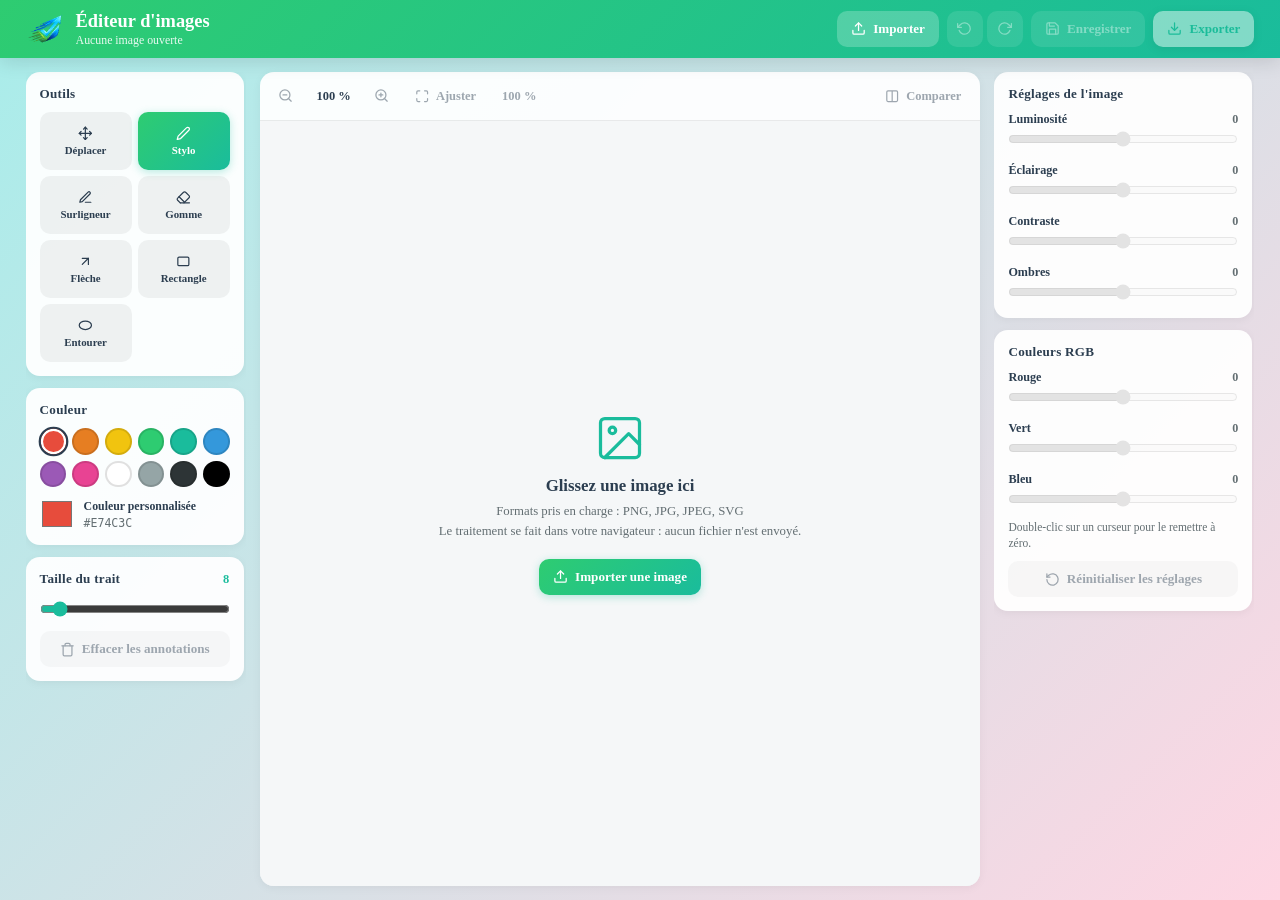
<file: outils/image_editor.html>
<!DOCTYPE html>
<html lang="fr">
<head>
    <meta charset="UTF-8">
    <meta name="viewport" content="width=device-width, initial-scale=1.0">
    <title>Éditeur d'images - BOYWO</title>
    <link rel="icon" href="../assets/icons/icon-128.png">
    <link rel="preconnect" href="https://fonts.googleapis.com">
    <link rel="preconnect" href="https://fonts.gstatic.com" crossorigin>
    <link href="https://fonts.googleapis.com/css2?family=Poppins:wght@400;500;600;700&display=swap" rel="stylesheet">
    <link rel="stylesheet" href="../css/image-editor.css">
</head>
<body class="iep-body">

<svg style="display:none" aria-hidden="true">
    <symbol id="e-move" viewBox="0 0 24 24"><polyline points="5 9 2 12 5 15"/><polyline points="9 5 12 2 15 5"/><polyline points="15 19 12 22 9 19"/><polyline points="19 9 22 12 19 15"/><line x1="2" y1="12" x2="22" y2="12"/><line x1="12" y1="2" x2="12" y2="22"/></symbol>
    <symbol id="e-pen" viewBox="0 0 24 24"><path d="M17 3a2.83 2.83 0 1 1 4 4L7.5 20.5 2 22l1.5-5.5Z"/></symbol>
    <symbol id="e-marker" viewBox="0 0 24 24"><path d="M12 20h9"/><path d="M16.5 3.5a2.12 2.12 0 0 1 3 3L7 19l-4 1 1-4Z"/></symbol>
    <symbol id="e-eraser" viewBox="0 0 24 24"><path d="m7 21-4.3-4.3c-1-1-1-2.5 0-3.4l9.6-9.6c1-1 2.5-1 3.4 0l5.6 5.6c1 1 1 2.5 0 3.4L13 21"/><path d="M22 21H7"/><path d="m5 11 9 9"/></symbol>
    <symbol id="e-arrow" viewBox="0 0 24 24"><line x1="7" y1="17" x2="17" y2="7"/><polyline points="7 7 17 7 17 17"/></symbol>
    <symbol id="e-rect" viewBox="0 0 24 24"><rect x="3" y="5" width="18" height="14" rx="2"/></symbol>
    <symbol id="e-ellipse" viewBox="0 0 24 24"><ellipse cx="12" cy="12" rx="10" ry="7"/></symbol>
    <symbol id="e-undo" viewBox="0 0 24 24"><polyline points="1 4 1 10 7 10"/><path d="M3.51 15a9 9 0 1 0 2.13-9.36L1 10"/></symbol>
    <symbol id="e-redo" viewBox="0 0 24 24"><polyline points="23 4 23 10 17 10"/><path d="M20.49 15a9 9 0 1 1-2.12-9.36L23 10"/></symbol>
    <symbol id="e-upload" viewBox="0 0 24 24"><path d="M21 15v4a2 2 0 0 1-2 2H5a2 2 0 0 1-2-2v-4"/><polyline points="17 8 12 3 7 8"/><line x1="12" y1="3" x2="12" y2="15"/></symbol>
    <symbol id="e-download" viewBox="0 0 24 24"><path d="M21 15v4a2 2 0 0 1-2 2H5a2 2 0 0 1-2-2v-4"/><polyline points="7 10 12 15 17 10"/><line x1="12" y1="15" x2="12" y2="3"/></symbol>
    <symbol id="e-save" viewBox="0 0 24 24"><path d="M19 21H5a2 2 0 0 1-2-2V5a2 2 0 0 1 2-2h11l5 5v11a2 2 0 0 1-2 2z"/><polyline points="17 21 17 13 7 13 7 21"/><polyline points="7 3 7 8 15 8"/></symbol>
    <symbol id="e-zoom-in" viewBox="0 0 24 24"><circle cx="11" cy="11" r="8"/><line x1="21" y1="21" x2="16.65" y2="16.65"/><line x1="11" y1="8" x2="11" y2="14"/><line x1="8" y1="11" x2="14" y2="11"/></symbol>
    <symbol id="e-zoom-out" viewBox="0 0 24 24"><circle cx="11" cy="11" r="8"/><line x1="21" y1="21" x2="16.65" y2="16.65"/><line x1="8" y1="11" x2="14" y2="11"/></symbol>
    <symbol id="e-fit" viewBox="0 0 24 24"><path d="M8 3H5a2 2 0 0 0-2 2v3m18 0V5a2 2 0 0 0-2-2h-3m0 18h3a2 2 0 0 0 2-2v-3M3 16v3a2 2 0 0 0 2 2h3"/></symbol>
    <symbol id="e-compare" viewBox="0 0 24 24"><path d="M12 3h7a2 2 0 0 1 2 2v14a2 2 0 0 1-2 2h-7m0-18H5a2 2 0 0 0-2 2v14a2 2 0 0 0 2 2h7m0-18v18"/></symbol>
    <symbol id="e-trash" viewBox="0 0 24 24"><polyline points="3 6 5 6 21 6"/><path d="M19 6v14a2 2 0 0 1-2 2H7a2 2 0 0 1-2-2V6m3 0V4a2 2 0 0 1 2-2h4a2 2 0 0 1 2 2v2"/></symbol>
    <symbol id="e-reset" viewBox="0 0 24 24"><path d="M3 12a9 9 0 1 0 3-6.7L3 8"/><polyline points="3 3 3 8 8 8"/></symbol>
    <symbol id="e-x" viewBox="0 0 24 24"><line x1="18" y1="6" x2="6" y2="18"/><line x1="6" y1="6" x2="18" y2="18"/></symbol>
    <symbol id="e-image" viewBox="0 0 24 24"><rect x="3" y="3" width="18" height="18" rx="2"/><circle cx="8.5" cy="8.5" r="1.5"/><polyline points="21 15 16 10 5 21"/></symbol>
</svg>

<header class="iep-header">
    <div class="iep-brand">
        <img class="iep-logo" src="../assets/icons/icon-128.png" alt="Logo BOYWO" width="40" height="40">
        <div class="iep-titles">
            <h1 class="iep-title">Éditeur d'images</h1>
            <span class="iep-subtitle" id="iep-file-info">Aucune image ouverte</span>
        </div>
    </div>
    <div class="iep-header-actions">
        <button type="button" class="iep-btn iep-btn-light" id="iep-import-btn">
            <svg class="iep-ico" aria-hidden="true"><use href="#e-upload"></use></svg> Importer
        </button>
        <div class="iep-group" role="group" aria-label="Historique">
            <button type="button" class="iep-btn iep-btn-icon" id="iep-undo" title="Annuler (Ctrl+Z)" aria-label="Annuler" disabled><svg class="iep-ico" aria-hidden="true"><use href="#e-undo"></use></svg></button>
            <button type="button" class="iep-btn iep-btn-icon" id="iep-redo" title="Rétablir (Ctrl+Y)" aria-label="Rétablir" disabled><svg class="iep-ico" aria-hidden="true"><use href="#e-redo"></use></svg></button>
        </div>
        <button type="button" class="iep-btn iep-btn-light" id="iep-save" title="Enregistrer le projet dans le navigateur (Ctrl+S)" disabled>
            <svg class="iep-ico" aria-hidden="true"><use href="#e-save"></use></svg> Enregistrer
        </button>
        <button type="button" class="iep-btn iep-btn-solid" id="iep-export-btn" disabled>
            <svg class="iep-ico" aria-hidden="true"><use href="#e-download"></use></svg> Exporter
        </button>
    </div>
</header>

<div class="iep-alert iep-alert-error" id="iep-error" role="alert" hidden>
    <span id="iep-error-text"></span>
    <button type="button" class="iep-alert-close" id="iep-error-close" aria-label="Fermer le message"><svg class="iep-ico" aria-hidden="true"><use href="#e-x"></use></svg></button>
</div>
<div class="iep-alert iep-alert-info" id="iep-restore" hidden>
    <span id="iep-restore-text"></span>
    <span class="iep-alert-actions">
        <button type="button" class="iep-btn iep-btn-small iep-btn-solid" id="iep-restore-yes">Reprendre</button>
        <button type="button" class="iep-btn iep-btn-small iep-btn-soft" id="iep-restore-no">Supprimer</button>
    </span>
</div>

<main class="iep-layout">
    <!-- Barre latérale gauche : dessin -->
    <aside class="iep-side iep-tools" aria-label="Outils de dessin">
        <section class="iep-panel">
            <h2 class="iep-panel-title">Outils</h2>
            <div class="iep-toolgrid" id="iep-toolgrid" role="group" aria-label="Choix de l'outil">
                <button type="button" class="iep-tool" data-tool="hand" title="Déplacer l'image (V) · ou Espace + glisser" aria-pressed="false"><svg class="iep-ico" aria-hidden="true"><use href="#e-move"></use></svg><span>Déplacer</span></button>
                <button type="button" class="iep-tool" data-tool="pen" title="Stylo (P)" aria-pressed="true"><svg class="iep-ico" aria-hidden="true"><use href="#e-pen"></use></svg><span>Stylo</span></button>
                <button type="button" class="iep-tool" data-tool="highlighter" title="Surligneur (M)" aria-pressed="false"><svg class="iep-ico" aria-hidden="true"><use href="#e-marker"></use></svg><span>Surligneur</span></button>
                <button type="button" class="iep-tool" data-tool="eraser" title="Gomme (E)" aria-pressed="false"><svg class="iep-ico" aria-hidden="true"><use href="#e-eraser"></use></svg><span>Gomme</span></button>
                <button type="button" class="iep-tool" data-tool="arrow" title="Flèche (A)" aria-pressed="false"><svg class="iep-ico" aria-hidden="true"><use href="#e-arrow"></use></svg><span>Flèche</span></button>
                <button type="button" class="iep-tool" data-tool="rect" title="Rectangle (R)" aria-pressed="false"><svg class="iep-ico" aria-hidden="true"><use href="#e-rect"></use></svg><span>Rectangle</span></button>
                <button type="button" class="iep-tool" data-tool="ellipse" title="Cercle / ellipse pour entourer (O)" aria-pressed="false"><svg class="iep-ico" aria-hidden="true"><use href="#e-ellipse"></use></svg><span>Entourer</span></button>
            </div>
        </section>

        <section class="iep-panel">
            <h2 class="iep-panel-title">Couleur</h2>
            <div class="iep-swatches" id="iep-swatches" role="group" aria-label="Palette de couleurs"></div>
            <label class="iep-custom-color" for="iep-color">
                <input type="color" id="iep-color" value="#e74c3c" aria-label="Couleur personnalisée">
                <span>Couleur personnalisée</span>
                <code id="iep-color-hex">#E74C3C</code>
            </label>
        </section>

        <section class="iep-panel">
            <h2 class="iep-panel-title">Taille du trait <output id="iep-size-out" class="iep-out">8</output></h2>
            <input type="range" class="iep-range" id="iep-size" min="1" max="100" value="8" aria-label="Taille du trait">
            <button type="button" class="iep-btn iep-btn-soft iep-btn-block" id="iep-clear-annot" disabled>
                <svg class="iep-ico" aria-hidden="true"><use href="#e-trash"></use></svg> Effacer les annotations
            </button>
        </section>
    </aside>

    <!-- Zone de travail -->
    <section class="iep-stage" aria-label="Zone de travail">
        <div class="iep-stagebar" role="toolbar" aria-label="Affichage">
            <button type="button" class="iep-btn iep-btn-icon iep-btn-flat" id="iep-zoom-out" title="Zoom arrière (-)" aria-label="Zoom arrière" disabled><svg class="iep-ico" aria-hidden="true"><use href="#e-zoom-out"></use></svg></button>
            <output class="iep-zoomval" id="iep-zoom-val">100 %</output>
            <button type="button" class="iep-btn iep-btn-icon iep-btn-flat" id="iep-zoom-in" title="Zoom avant (+)" aria-label="Zoom avant" disabled><svg class="iep-ico" aria-hidden="true"><use href="#e-zoom-in"></use></svg></button>
            <button type="button" class="iep-btn iep-btn-small iep-btn-flat" id="iep-zoom-fit" title="Ajuster à la fenêtre (0)" disabled><svg class="iep-ico" aria-hidden="true"><use href="#e-fit"></use></svg> Ajuster</button>
            <button type="button" class="iep-btn iep-btn-small iep-btn-flat" id="iep-zoom-100" title="Taille réelle (100 %)" disabled>100 %</button>
            <span class="iep-spacer"></span>
            <button type="button" class="iep-btn iep-btn-small iep-btn-flat" id="iep-compare-btn" aria-pressed="false" title="Comparer l'original et le résultat" disabled><svg class="iep-ico" aria-hidden="true"><use href="#e-compare"></use></svg> Comparer</button>
        </div>
        <div class="iep-workspace" id="iep-workspace">
            <canvas id="iep-canvas" aria-label="Image en cours d'édition"></canvas>
            <div class="iep-empty" id="iep-empty">
                <svg class="iep-ico iep-empty-ico" aria-hidden="true"><use href="#e-image"></use></svg>
                <p class="iep-empty-title">Glissez une image ici</p>
                <p class="iep-empty-sub">Formats pris en charge : PNG, JPG, JPEG, SVG<br>Le traitement se fait dans votre navigateur : aucun fichier n'est envoyé.</p>
                <button type="button" class="iep-btn iep-btn-solid" id="iep-empty-import"><svg class="iep-ico" aria-hidden="true"><use href="#e-upload"></use></svg> Importer une image</button>
            </div>
        </div>
        <div class="iep-comparebar" id="iep-comparebar" hidden>
            <span>Original</span>
            <input type="range" class="iep-range" id="iep-compare-pos" min="0" max="100" value="50" aria-label="Position de la comparaison">
            <span>Modifiée</span>
        </div>
    </section>

    <!-- Barre latérale droite : réglages -->
    <aside class="iep-side iep-adjust" aria-label="Réglages visuels">
        <section class="iep-panel">
            <h2 class="iep-panel-title">Réglages de l'image</h2>
            <div class="iep-sliders" id="iep-sliders">
                <label class="iep-slider"><span class="iep-slider-label">Luminosité <output data-out="brightness">0</output></span><input type="range" class="iep-range" data-adj="brightness" min="-100" max="100" value="0" disabled></label>
                <label class="iep-slider"><span class="iep-slider-label">Éclairage <output data-out="lighting">0</output></span><input type="range" class="iep-range" data-adj="lighting" min="-100" max="100" value="0" disabled></label>
                <label class="iep-slider"><span class="iep-slider-label">Contraste <output data-out="contrast">0</output></span><input type="range" class="iep-range" data-adj="contrast" min="-100" max="100" value="0" disabled></label>
                <label class="iep-slider"><span class="iep-slider-label">Ombres <output data-out="shadows">0</output></span><input type="range" class="iep-range" data-adj="shadows" min="-100" max="100" value="0" disabled></label>
            </div>
        </section>
        <section class="iep-panel">
            <h2 class="iep-panel-title">Couleurs RGB</h2>
            <div class="iep-sliders">
                <label class="iep-slider iep-slider-r"><span class="iep-slider-label">Rouge <output data-out="red">0</output></span><input type="range" class="iep-range" data-adj="red" min="-100" max="100" value="0" disabled></label>
                <label class="iep-slider iep-slider-g"><span class="iep-slider-label">Vert <output data-out="green">0</output></span><input type="range" class="iep-range" data-adj="green" min="-100" max="100" value="0" disabled></label>
                <label class="iep-slider iep-slider-b"><span class="iep-slider-label">Bleu <output data-out="blue">0</output></span><input type="range" class="iep-range" data-adj="blue" min="-100" max="100" value="0" disabled></label>
            </div>
            <p class="iep-hint">Double-clic sur un curseur pour le remettre à zéro.</p>
            <button type="button" class="iep-btn iep-btn-soft iep-btn-block" id="iep-reset-adj" disabled>
                <svg class="iep-ico" aria-hidden="true"><use href="#e-reset"></use></svg> Réinitialiser les réglages
            </button>
        </section>
    </aside>
</main>

<dialog class="iep-dialog" id="iep-export-dialog" aria-labelledby="iep-export-title">
    <h2 id="iep-export-title">Exporter l'image</h2>
    <div class="iep-form">
        <label class="iep-field" for="iep-export-name"><span>Nom du fichier</span>
            <input type="text" id="iep-export-name" maxlength="120" autocomplete="off" spellcheck="false">
        </label>
        <label class="iep-field" for="iep-export-format"><span>Format</span>
            <select id="iep-export-format">
                <option value="png">PNG (sans perte, transparence conservée)</option>
                <option value="jpeg">JPG / JPEG (plus léger)</option>
            </select>
        </label>
        <label class="iep-field" for="iep-export-quality" id="iep-quality-field" hidden><span>Qualité JPEG <output id="iep-export-quality-out">95</output> %</span>
            <input type="range" class="iep-range" id="iep-export-quality" min="60" max="100" value="95">
        </label>
        <label class="iep-check" for="iep-export-annot"><input type="checkbox" id="iep-export-annot" checked> Inclure les annotations</label>
        <p class="iep-hint" id="iep-export-info"></p>
    </div>
    <div class="iep-dialog-actions">
        <button type="button" class="iep-btn iep-btn-soft" id="iep-export-cancel">Annuler</button>
        <button type="button" class="iep-btn iep-btn-solid" id="iep-export-confirm">Exporter</button>
    </div>
</dialog>

<input type="file" id="iep-file" accept=".png,.jpg,.jpeg,.svg,image/png,image/jpeg,image/svg+xml" hidden>
<div class="iep-toast" id="iep-toast" role="status" aria-live="polite"></div>

<!-- Pas de script inline (CSP Manifest V3) -->
<script src="../js/image-editor.js"></script>
</body>
</html>
</file>
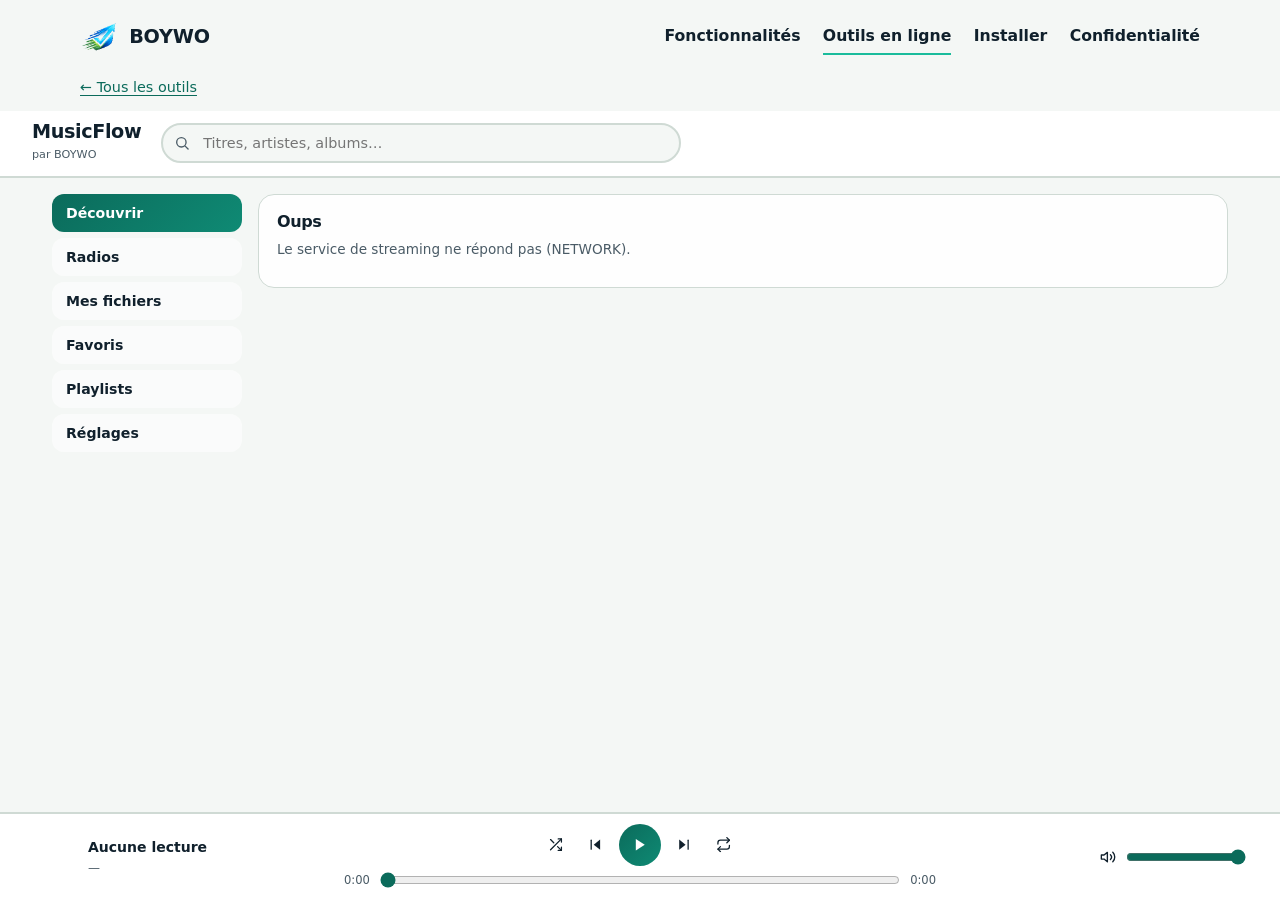
<file: outils/musicflow.html>
<!DOCTYPE html>
<html lang="fr">
<head>
    <meta charset="UTF-8">
    <meta name="viewport" content="width=device-width, initial-scale=1.0">
    <title>MusicFlow – BOYWO</title>
    <meta name="description" content="Écoutez de la musique libre (Jamendo, Audius), des radios en direct et des vidéos YouTube officielles dans un seul lecteur.">
    <link rel="icon" href="../assets/icons/icon-128.png">
    <meta name="theme-color" content="#1abc9c">
    <script src="../js/embed.js"></script>
    <script src="../js/chrome-shim.js"></script>
    <link rel="stylesheet" href="../css/site.css">
    <link rel="stylesheet" href="../css/musicflow.css">
    <link rel="stylesheet" href="../css/tools.css">
</head>
<body class="mf-body">
<a class="skip" href="#contenu">Aller au contenu</a>
<header class="site-header">
  <div class="wrap">
    <a class="brand" href="../index.html"><img src="../assets/icons/icon-128.png" width="38" height="38" alt="">BOYWO</a>
    <nav class="nav" aria-label="Navigation principale">
      <a href="../index.html#fonctionnalites">Fonctionnalités</a>
      <a href="index.html" aria-current="page">Outils en ligne</a>
      <a href="../index.html#installer">Installer</a>
      <a href="../privacy-policy.html">Confidentialité</a>
    </nav>
  </div>
</header>
<p class="tool-back"><a href="index.html">← Tous les outils</a></p>
<svg style="display:none" aria-hidden="true">
    <symbol id="m-search" viewBox="0 0 24 24"><circle cx="11" cy="11" r="7"/><line x1="21" y1="21" x2="16.65" y2="16.65"/></symbol>
    <symbol id="m-play" viewBox="0 0 24 24"><polygon points="6 3 20 12 6 21 6 3" fill="currentColor" stroke="none"/></symbol>
    <symbol id="m-pause" viewBox="0 0 24 24"><rect x="6" y="4" width="4" height="16" fill="currentColor" stroke="none"/><rect x="14" y="4" width="4" height="16" fill="currentColor" stroke="none"/></symbol>
    <symbol id="m-prev" viewBox="0 0 24 24"><polygon points="19 4 9 12 19 20 19 4" fill="currentColor" stroke="none"/><line x1="5" y1="5" x2="5" y2="19"/></symbol>
    <symbol id="m-next" viewBox="0 0 24 24"><polygon points="5 4 15 12 5 20 5 4" fill="currentColor" stroke="none"/><line x1="19" y1="5" x2="19" y2="19"/></symbol>
    <symbol id="m-heart" viewBox="0 0 24 24"><path d="M20.8 4.6a5.5 5.5 0 0 0-7.8 0L12 5.6l-1-1a5.5 5.5 0 0 0-7.8 7.8l1 1L12 21l7.8-7.8 1-1a5.5 5.5 0 0 0 0-7.8Z"/></symbol>
    <symbol id="m-plus" viewBox="0 0 24 24"><line x1="12" y1="5" x2="12" y2="19"/><line x1="5" y1="12" x2="19" y2="12"/></symbol>
    <symbol id="m-trash" viewBox="0 0 24 24"><polyline points="3 6 5 6 21 6"/><path d="M19 6v14a2 2 0 0 1-2 2H7a2 2 0 0 1-2-2V6m3 0V4a2 2 0 0 1 2-2h4a2 2 0 0 1 2 2v2"/></symbol>
    <symbol id="m-shuffle" viewBox="0 0 24 24"><polyline points="16 3 21 3 21 8"/><line x1="4" y1="20" x2="21" y2="3"/><polyline points="21 16 21 21 16 21"/><line x1="15" y1="15" x2="21" y2="21"/><line x1="4" y1="4" x2="9" y2="9"/></symbol>
    <symbol id="m-repeat" viewBox="0 0 24 24"><polyline points="17 1 21 5 17 9"/><path d="M3 11V9a4 4 0 0 1 4-4h14"/><polyline points="7 23 3 19 7 15"/><path d="M21 13v2a4 4 0 0 1-4 4H3"/></symbol>
    <symbol id="m-volume" viewBox="0 0 24 24"><polygon points="11 5 6 9 2 9 2 15 6 15 11 19 11 5"/><path d="M19.07 4.93a10 10 0 0 1 0 14.14M15.54 8.46a5 5 0 0 1 0 7.07"/></symbol>
    <symbol id="m-back" viewBox="0 0 24 24"><polyline points="15 18 9 12 15 6"/></symbol>
    <symbol id="m-music" viewBox="0 0 24 24"><path d="M9 18V5l12-2v13"/><circle cx="6" cy="18" r="3"/><circle cx="18" cy="16" r="3"/></symbol>
</svg>

<header class="mf-header">
    <div class="mf-brand">
        <img class="mf-logo" src="../assets/icons/icon-128.png" alt="Logo BOYWO" width="36" height="36">
        <div><h1 class="mf-title">MusicFlow</h1><span class="mf-sub">par BOYWO</span></div>
    </div>
    <form class="mf-search" id="mf-search-form" role="search">
        <svg class="mf-ico" aria-hidden="true"><use href="#m-search"></use></svg>
        <input type="search" id="mf-search-input" placeholder="Titres, artistes, albums…" aria-label="Rechercher" autocomplete="off">
    </form>
</header>

<div class="mf-layout">
    <nav class="mf-nav" aria-label="Sections">
        <button type="button" class="mf-nav-btn" data-tab="discover" aria-pressed="true">Découvrir</button>
        <button type="button" class="mf-nav-btn" data-tab="radio" aria-pressed="false">Radios</button>
        <button type="button" class="mf-nav-btn" data-tab="local" aria-pressed="false">Mes fichiers</button>
        <button type="button" class="mf-nav-btn" data-tab="favorites" aria-pressed="false">Favoris</button>
        <button type="button" class="mf-nav-btn" data-tab="playlists" aria-pressed="false">Playlists</button>
        <button type="button" class="mf-nav-btn" data-tab="settings" aria-pressed="false">Réglages</button>
    </nav>
    <div class="mf-content" id="contenu">
        <section class="mf-video" id="mf-video" aria-label="Lecteur vidéo YouTube" hidden>
            <div class="mfy-frame"><iframe id="mfy-frame" title="Lecteur YouTube officiel" allow="autoplay; encrypted-media; picture-in-picture; fullscreen" allowfullscreen referrerpolicy="strict-origin-when-cross-origin"></iframe></div>
            <div class="mf-video-head"><h2 id="mf-video-title">Vidéo</h2>
                <div class="mf-video-actions"><a class="mf-btn" id="mfy-open" href="#" target="_blank" rel="noopener noreferrer">Ouvrir sur YouTube</a><button type="button" class="mf-btn" id="mf-video-close">Fermer</button></div></div>
            <p class="mf-video-channel" id="mf-video-channel"></p>
        </section>
        <main class="mf-main" id="mf-main" aria-live="polite"></main>
    </div>
</div>

<footer class="mf-player" aria-label="Lecteur">
    <div class="mf-np">
        <img id="mf-np-cover" alt="" class="mf-np-cover">
        <div class="mf-np-text"><strong id="mf-np-title">Aucune lecture</strong><span id="mf-np-artist">—</span></div>
    </div>
    <div class="mf-ctrl">
        <div class="mf-btnrow">
            <button type="button" class="mf-icobtn" id="mf-shuffle" title="Aléatoire" aria-pressed="false"><svg class="mf-ico"><use href="#m-shuffle"></use></svg></button>
            <button type="button" class="mf-icobtn" id="mf-prev" title="Précédent"><svg class="mf-ico"><use href="#m-prev"></use></svg></button>
            <button type="button" class="mf-icobtn mf-big" id="mf-play" title="Lecture / Pause"><svg class="mf-ico"><use id="mf-play-use" href="#m-play"></use></svg></button>
            <button type="button" class="mf-icobtn" id="mf-next" title="Suivant"><svg class="mf-ico"><use href="#m-next"></use></svg></button>
            <button type="button" class="mf-icobtn" id="mf-repeat" title="Répéter" aria-pressed="false"><svg class="mf-ico"><use href="#m-repeat"></use></svg><small id="mf-repeat-one" hidden>1</small></button>
        </div>
        <div class="mf-prog"><span id="mf-time-cur">0:00</span><input type="range" id="mf-seek" min="0" max="100" step="0.1" value="0" aria-label="Position"><span id="mf-time-dur">0:00</span></div>
    </div>
    <div class="mf-vol"><svg class="mf-ico"><use href="#m-volume"></use></svg><input type="range" id="mf-volume" min="0" max="100" value="100" aria-label="Volume"></div>
</footer>

<dialog class="mf-dialog" id="mf-pl-dialog" aria-labelledby="mf-pl-title">
    <h2 id="mf-pl-title">Ajouter à une playlist</h2>
    <div id="mf-pl-list" class="mf-pl-list"></div>
    <form id="mf-pl-new" class="mf-pl-new"><input type="text" id="mf-pl-name" placeholder="Nouvelle playlist…" maxlength="60" aria-label="Nom de la nouvelle playlist"><button type="submit" class="mf-btn mf-btn-solid">Créer</button></form>
    <div class="mf-dialog-actions"><button type="button" class="mf-btn" id="mf-pl-close">Fermer</button></div>
</dialog>

<input type="file" id="mf-file-input" multiple accept="audio/*" hidden>
<input type="file" id="mf-folder-input" webkitdirectory multiple hidden>
<div class="mf-toast" id="mf-toast" role="status" aria-live="polite"></div>

<!-- audio-db.js = bibliothèque locale BOYWO (IndexedDB), réutilisée telle quelle. mf-engine.js = moteur audio de l'extension, ici dans la page. -->
<script src="../js/audio-db.js"></script>
<script src="../js/musicflow/mf-config.js"></script>
<script src="../js/musicflow/mf-store.js"></script>
<script src="../js/musicflow/mf-providers.js"></script>
<script src="../js/musicflow/mf-ytplayer.js"></script>
<script src="../js/musicflow/mf-engine.js"></script>
<script src="../js/musicflow/mf-site.js"></script>
</body>
</html>
</file>
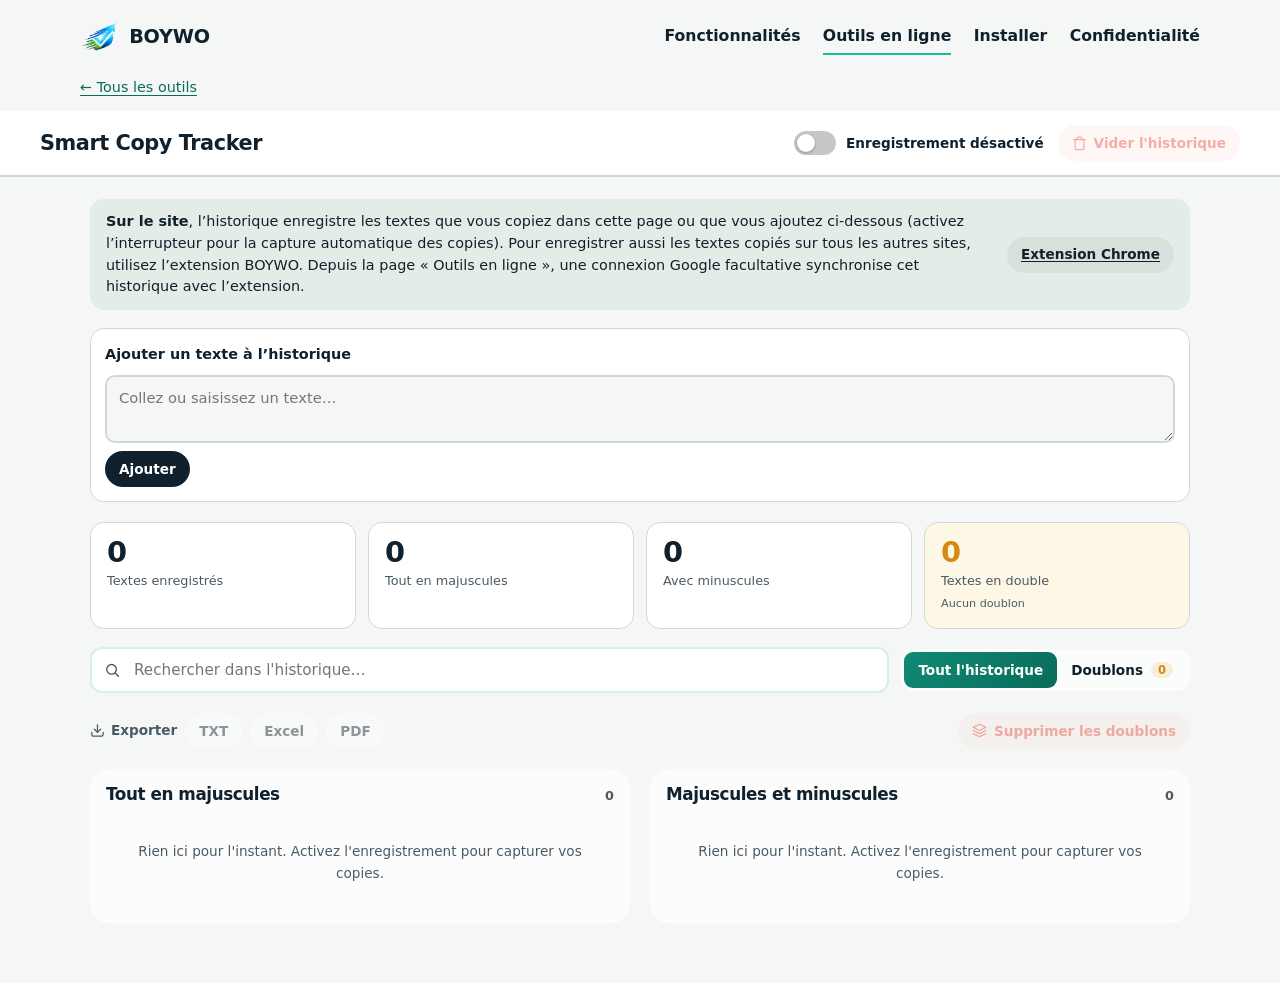
<file: outils/smart-copy.html>
<!DOCTYPE html>
<html lang="fr">
<head>
    <meta charset="UTF-8">
    <meta name="viewport" content="width=device-width, initial-scale=1.0">
    <title>Smart Copy Tracker – BOYWO</title>
    <meta name="description" content="Historique de vos textes copiés : recherche, détection des doublons, export TXT, Excel et PDF. Fonctionne dans votre navigateur, sans compte.">
    <link rel="icon" href="../assets/icons/icon-128.png">
    <meta name="theme-color" content="#1abc9c">
    <script src="../js/embed.js"></script>
    <script src="../js/chrome-shim.js"></script>
    <link rel="stylesheet" href="../css/site.css">
    <link rel="stylesheet" href="../css/smart-copy.css">
    <link rel="stylesheet" href="../css/tools.css">
</head>
<body class="sctp-body">

<a class="skip" href="#contenu">Aller au contenu</a>
<header class="site-header">
  <div class="wrap">
    <a class="brand" href="../index.html"><img src="../assets/icons/icon-128.png" width="38" height="38" alt="">BOYWO</a>
    <nav class="nav" aria-label="Navigation principale">
      <a href="../index.html#fonctionnalites">Fonctionnalités</a>
      <a href="index.html" aria-current="page">Outils en ligne</a>
      <a href="../index.html#installer">Installer</a>
      <a href="../privacy-policy.html">Confidentialité</a>
    </nav>
  </div>
</header>
<p class="tool-back"><a href="index.html">← Tous les outils</a></p>

<svg style="display:none" aria-hidden="true">
    <symbol id="s-search" viewBox="0 0 24 24"><circle cx="11" cy="11" r="7"/><line x1="21" y1="21" x2="16.65" y2="16.65"/></symbol>
    <symbol id="s-copy" viewBox="0 0 24 24"><rect x="9" y="9" width="13" height="13" rx="2"/><path d="M5 15H4a2 2 0 0 1-2-2V4a2 2 0 0 1 2-2h9a2 2 0 0 1 2 2v1"/></symbol>
    <symbol id="s-edit" viewBox="0 0 24 24"><path d="M17 3a2.83 2.83 0 1 1 4 4L7.5 20.5 2 22l1.5-5.5Z"/></symbol>
    <symbol id="s-trash" viewBox="0 0 24 24"><polyline points="3 6 5 6 21 6"/><path d="M19 6v14a2 2 0 0 1-2 2H7a2 2 0 0 1-2-2V6m3 0V4a2 2 0 0 1 2-2h4a2 2 0 0 1 2 2v2"/></symbol>
    <symbol id="s-download" viewBox="0 0 24 24"><path d="M21 15v4a2 2 0 0 1-2 2H5a2 2 0 0 1-2-2v-4"/><polyline points="7 10 12 15 17 10"/><line x1="12" y1="15" x2="12" y2="3"/></symbol>
    <symbol id="s-layers" viewBox="0 0 24 24"><polygon points="12 2 2 7 12 12 22 7 12 2"/><polyline points="2 17 12 22 22 17"/><polyline points="2 12 12 17 22 12"/></symbol>
    <symbol id="s-check" viewBox="0 0 24 24"><polyline points="20 6 9 17 4 12"/></symbol>
</svg>

<header class="sctp-header">
    <div class="sctp-brand">
        <img class="sctp-logo" src="../assets/icons/icon-128.png" alt="Logo BOYWO" width="40" height="40">
        <h1 class="sctp-title">Smart Copy Tracker</h1>
    </div>
    <div class="sctp-header-actions">
        <label class="sctp-rec" for="sctp-toggle">
            <span class="sct-switch">
                <input type="checkbox" id="sctp-toggle">
                <span class="sct-switch-track"></span>
            </span>
            <span id="sctp-rec-label">Enregistrement désactivé</span>
        </label>
        <button type="button" class="sctp-btn sctp-btn-danger" id="sctp-clear-btn" disabled>
            <svg class="sctp-ico" aria-hidden="true"><use href="#s-trash"></use></svg>
            Vider l'historique
        </button>
    </div>
</header>

<main class="sctp-main" id="contenu">
    <div class="tool-note">
        <p><strong>Sur le site</strong>, l’historique enregistre les textes que vous copiez dans cette page ou que vous ajoutez ci-dessous (activez l’interrupteur pour la capture automatique des copies). Pour enregistrer aussi les textes copiés sur tous les autres sites, utilisez l’extension BOYWO. Depuis la page « Outils en ligne », une connexion Google facultative synchronise cet historique avec l’extension.</p>
        <a class="sctp-btn sctp-btn-soft" href="https://chromewebstore.google.com/detail/boywo-boost-your-work/joajfaoljmchpllcniehecddanhkolnf" target="_blank" rel="noopener">Extension Chrome</a>
    </div>
    <form class="sctp-add" id="sctp-add-form">
        <label for="sctp-add-text">Ajouter un texte à l’historique</label>
        <textarea id="sctp-add-text" maxlength="20000" placeholder="Collez ou saisissez un texte…"></textarea>
        <button type="submit" class="sctp-btn sctp-btn-primary">Ajouter</button>
    </form>

    <section class="sctp-counters" aria-label="Compteurs">
        <div class="sctp-counter"><strong id="sctp-count-total">0</strong><span>Textes enregistrés</span></div>
        <div class="sctp-counter"><strong id="sctp-count-upper">0</strong><span>Tout en majuscules</span></div>
        <div class="sctp-counter"><strong id="sctp-count-mixed">0</strong><span>Avec minuscules</span></div>
        <div class="sctp-counter sctp-counter-dup"><strong id="sctp-count-dup">0</strong><span>Textes en double</span><small id="sctp-count-dup-hint">Aucun doublon</small></div>
    </section>

    <div class="sctp-toolbar">
        <div class="sctp-search">
            <svg class="sctp-ico" aria-hidden="true"><use href="#s-search"></use></svg>
            <input type="search" id="sctp-search" placeholder="Rechercher dans l'historique…" aria-label="Rechercher dans l'historique" autocomplete="off">
        </div>
        <div class="sctp-views" role="group" aria-label="Affichage">
            <button type="button" class="sctp-view-btn" id="sctp-view-all" aria-pressed="true">Tout l'historique</button>
            <button type="button" class="sctp-view-btn" id="sctp-view-dup" aria-pressed="false">Doublons <span class="sctp-pill" id="sctp-view-dup-count">0</span></button>
        </div>
    </div>

    <div class="sctp-toolbar sctp-toolbar-actions">
        <div class="sctp-export" role="group" aria-label="Exporter l'historique">
            <span class="sctp-export-label"><svg class="sctp-ico" aria-hidden="true"><use href="#s-download"></use></svg> Exporter</span>
            <button type="button" class="sctp-btn sctp-btn-soft" data-export="txt" disabled>TXT</button>
            <button type="button" class="sctp-btn sctp-btn-soft" data-export="xlsx" disabled title="Fichier Excel (.xlsx)">Excel</button>
            <button type="button" class="sctp-btn sctp-btn-soft" data-export="pdf" disabled>PDF</button>
        </div>
        <button type="button" class="sctp-btn sctp-btn-danger" id="sctp-dedupe-btn" disabled>
            <svg class="sctp-ico" aria-hidden="true"><use href="#s-layers"></use></svg>
            Supprimer les doublons
        </button>
    </div>

    <div class="sctp-sections">
        <section class="sctp-section" aria-labelledby="sctp-h-upper">
            <div class="sctp-section-head">
                <h2 id="sctp-h-upper">Tout en majuscules</h2>
                <span class="sctp-section-count" id="sctp-section-count-upper">0</span>
            </div>
            <div class="sctp-list" id="sctp-list-upper"></div>
        </section>
        <section class="sctp-section" aria-labelledby="sctp-h-mixed">
            <div class="sctp-section-head">
                <h2 id="sctp-h-mixed">Majuscules et minuscules</h2>
                <span class="sctp-section-count" id="sctp-section-count-mixed">0</span>
            </div>
            <div class="sctp-list" id="sctp-list-mixed"></div>
        </section>
    </div>
</main>

<dialog class="sctp-dialog" id="sctp-clear-dialog" aria-labelledby="sctp-clear-title">
    <h2 id="sctp-clear-title">Vider l'historique ?</h2>
    <p id="sctp-clear-text">Tous les textes enregistrés seront supprimés définitivement.</p>
    <div class="sctp-dialog-actions">
        <button type="button" class="sctp-btn sctp-btn-soft" id="sctp-clear-cancel">Annuler</button>
        <button type="button" class="sctp-btn sctp-btn-danger-solid" id="sctp-clear-confirm">Tout supprimer</button>
    </div>
</dialog>

<dialog class="sctp-dialog" id="sctp-dedupe-dialog" aria-labelledby="sctp-dedupe-title">
    <h2 id="sctp-dedupe-title">Supprimer les doublons ?</h2>
    <p id="sctp-dedupe-text"></p>
    <div class="sctp-dialog-actions">
        <button type="button" class="sctp-btn sctp-btn-soft" id="sctp-dedupe-cancel">Annuler</button>
        <button type="button" class="sctp-btn sctp-btn-danger-solid" id="sctp-dedupe-confirm">Supprimer les doublons</button>
    </div>
</dialog>

<div class="sctp-toast" id="sctp-toast" role="status" aria-live="polite"></div>

<script src="../js/smart-copy-store.js"></script>
<script src="../js/smart-copy-export.js"></script>
<script src="../js/smart-copy-page.js"></script>
<script src="../js/smart-copy-web.js"></script>
</body>
</html>
</file>
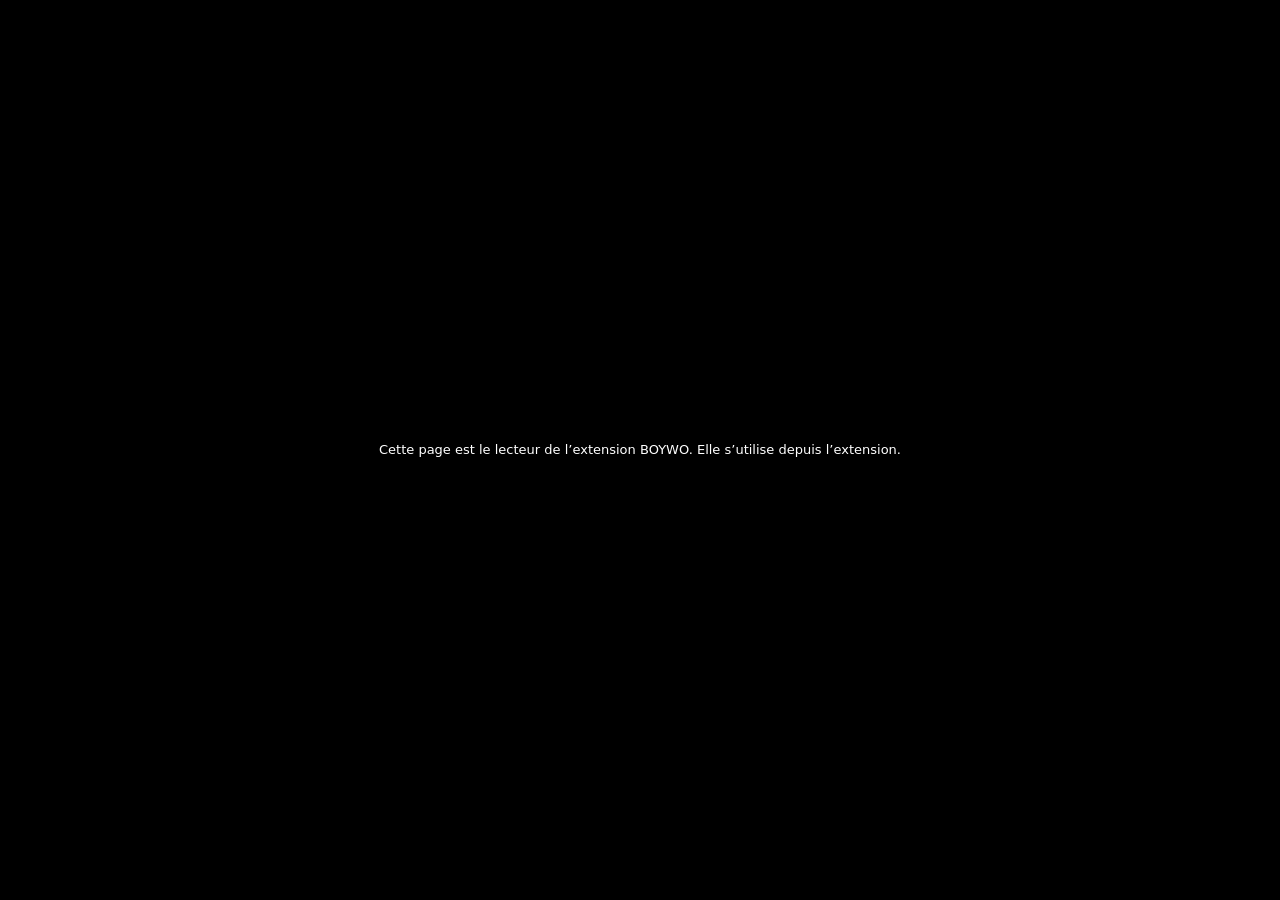
<file: player/player.html>
<!DOCTYPE html>
<html lang="fr">
<head>
<meta charset="utf-8">
<meta name="viewport" content="width=device-width, initial-scale=1">
<meta name="referrer" content="strict-origin-when-cross-origin">
<meta name="robots" content="noindex">
<title>BOYWO – Lecteur YouTube</title>
<style>
  html, body { margin: 0; height: 100%; background: #000; overflow: hidden; font-family: system-ui, sans-serif; }
  #p, iframe#p { position: absolute; inset: 0; width: 100%; height: 100%; border: 0; }
  #msg { position: absolute; inset: 0; display: none; align-items: center; justify-content: center; padding: 16px;
         text-align: center; color: #fff; font-size: 13px; line-height: 1.4; }
</style>
</head>
<body>
<div id="p"></div>
<div id="msg"></div>
<noscript>JavaScript est nécessaire pour ce lecteur.</noscript>
<script>
/*
 * BOYWO – page intermédiaire du lecteur YouTube (hébergée sur GitHub Pages, HTTPS).
 * Elle est intégrée en <iframe> dans l'extension BOYWO et utilise l'API officielle « YouTube IFrame Player API ».
 * Dialogue avec l'extension par postMessage : seules les origines de ALLOWED sont écoutées (et notre réponse
 * n'est adressée qu'à cette origine). Aucun identifiant ni donnée personnelle n'est collecté ici.
 */
(function () {
  'use strict';
  // Origine(s) autorisées à piloter cette page : l'extension BOYWO (ID fixé par la clé du manifest.json).
  // + les pages du site (outils en ligne, MusicFlow), qui ont la même origine que cette page. Pour tester une copie de l'extension
  // avec un autre ID, ajoutez-le ici.
  var ALLOWED = ['chrome-extension://joajfaoljmchpllcniehecddanhkolnf', 'https://jacquardo.github.io'];
  var VIDEO_ID = /^[\w-]{11}$/;
  var controls = new URLSearchParams(location.search).get('controls') === '1' ? 1 : 0;

  var parentOrigin = null, player = null, apiReady = false, apiFailed = false, pending = null, ticker = null, helloTimer = null;
  var $msg = document.getElementById('msg');

  function show(text) { $msg.textContent = text; $msg.style.display = 'flex'; }
  function post(msg) {
    if (!parentOrigin || window.parent === window) return;
    msg.mfyt = 1;
    try { window.parent.postMessage(msg, parentOrigin); } catch (e) {}
  }

  if (window.parent === window) { show('Cette page est le lecteur de l’extension BOYWO. Elle s’utilise depuis l’extension.'); return; }

  // 1) Poignée de main : on salue chaque origine autorisée tant qu'on n'a pas reçu de commande valide.
  function hello() { ALLOWED.forEach(function (o) { try { window.parent.postMessage({ mfyt: 1, evt: 'hello' }, o); } catch (e) {} }); }
  hello();
  helloTimer = setInterval(hello, 500);

  // 2) Chargement de l'API officielle (script servi par youtube.com).
  var apiTimeout = setTimeout(function () { if (!apiReady) apiError(); }, 12000);
  function apiError() { apiFailed = true; post({ evt: 'apierror' }); show('Impossible de charger l’API YouTube.'); }
  window.onYouTubeIframeAPIReady = function () {
    apiReady = true; clearTimeout(apiTimeout); $msg.style.display = 'none';
    post({ evt: 'apiready' });
    if (pending) { var p = pending; pending = null; load(p); }
  };
  var s = document.createElement('script');
  s.src = 'https://www.youtube.com/iframe_api';
  s.async = true;
  s.onerror = function () { clearTimeout(apiTimeout); apiError(); };
  document.head.appendChild(s);

  function meta() {
    try { var d = player.getVideoData() || {}; post({ evt: 'meta', title: d.title || '', author: d.author || '', id: d.video_id || '' }); } catch (e) {}
  }

  function load(p) {
    if (!VIDEO_ID.test(p.videoId || '')) { post({ evt: 'error', code: 2 }); return; }
    if (apiFailed) { post({ evt: 'apierror' }); return; }
    if (!apiReady) { pending = p; return; }
    var start = Math.max(0, Math.floor(Number(p.start) || 0));
    if (player && player.loadVideoById) {
      if (p.autoplay === false) player.cueVideoById({ videoId: p.videoId, startSeconds: start });
      else player.loadVideoById({ videoId: p.videoId, startSeconds: start });
      return;
    }
    player = new YT.Player('p', {
      videoId: p.videoId, width: '100%', height: '100%', host: 'https://www.youtube.com',
      playerVars: {
        autoplay: p.autoplay === false ? 0 : 1, controls: controls, fs: controls, rel: 0, playsinline: 1, modestbranding: 1,
        iv_load_policy: 3, disablekb: controls ? 0 : 1, enablejsapi: 1, origin: location.origin, start: start
      },
      events: {
        onReady: function () { post({ evt: 'ready' }); meta(); },
        onStateChange: function (e) { post({ evt: 'state', s: e.data }); if (e.data === 1 || e.data === 5) meta(); },
        onError: function (e) { post({ evt: 'error', code: e.data }); },
        onAutoplayBlocked: function () { post({ evt: 'autoplayblocked' }); }
      }
    });
    if (!ticker) ticker = setInterval(function () {
      if (!player || !player.getCurrentTime) return;
      try {
        post({ evt: 'time', t: player.getCurrentTime() || 0, d: player.getDuration() || 0, s: player.getPlayerState(),
               v: player.getVolume(), m: player.isMuted(), l: player.getVideoLoadedFraction() || 0 });
      } catch (e) {}
    }, 500);
  }

  // 3) Commandes de l'extension.
  window.addEventListener('message', function (e) {
    if (e.source !== window.parent || ALLOWED.indexOf(e.origin) < 0) return;
    var d = e.data;
    if (!d || d.mfyt !== 1 || typeof d.cmd !== 'string') return;
    if (!parentOrigin) { parentOrigin = e.origin; clearInterval(helloTimer); }
    try {
      switch (d.cmd) {
        case 'load': load({ videoId: String(d.videoId || ''), start: d.start, autoplay: d.autoplay }); break;
        case 'play': player && player.playVideo(); break;
        case 'pause': player && player.pauseVideo(); break;
        case 'stop': player && player.stopVideo(); break;
        case 'seek': player && isFinite(d.time) && player.seekTo(Number(d.time), true); break;
        case 'volume': player && isFinite(d.value) && player.setVolume(Math.min(100, Math.max(0, Number(d.value)))); break;
        case 'mute': player && player.mute(); break;
        case 'unmute': player && player.unMute(); break;
      }
    } catch (err) {}
  });
})();
</script>
</body>
</html>
</file>
<file: css/site.css>
/* BOYWO – feuille de style commune du site (présentation, confidentialité, outils en ligne).
   Fichier indépendant : ne touche aucun fichier du dépôt de l'extension. */
:root{
  --ink:#10202c; --paper:#f4f7f5; --mint:#1abc9c; --teal:#0b6b5b;
  --sand:#e3ece7; --line:#cfdad4; --white:#fff; --muted:#4a5b66;
  --radius:20px;
  --font:"Segoe UI Variable Display","Avenir Next","Helvetica Neue",system-ui,-apple-system,"Segoe UI",Roboto,sans-serif;
}
*,*::before,*::after{box-sizing:border-box}
html{scroll-behavior:smooth;-webkit-text-size-adjust:100%}
body{margin:0;background:var(--paper);color:var(--ink);font:400 1.0625rem/1.65 var(--font)}
img{display:block;max-width:100%;height:auto}
a{color:var(--teal);text-underline-offset:.18em}
a:hover{color:var(--ink)}
:focus-visible{outline:3px solid var(--ink);outline-offset:3px;border-radius:6px}
.wrap{width:min(1120px,100% - 2.5rem);margin-inline:auto}
.skip{position:absolute;left:-999px;top:0;background:var(--ink);color:#fff;padding:.6rem 1rem;z-index:10}
.skip:focus{left:1rem;top:1rem}

/* En-tête */
.site-header{padding:1.1rem 0}
.site-header .wrap{display:flex;align-items:center;justify-content:space-between;gap:1rem;flex-wrap:wrap}
.brand{display:flex;align-items:center;gap:.7rem;color:var(--ink);text-decoration:none;font-weight:800;font-size:1.2rem;letter-spacing:-.01em}
.brand img{width:38px;height:38px;border-radius:10px}
.nav{display:flex;gap:1.4rem;flex-wrap:wrap}
.nav a{color:var(--ink);text-decoration:none;font-weight:600;font-size:.98rem;padding:.3rem 0;border-bottom:2px solid transparent}
.nav a:hover,.nav a[aria-current="page"]{border-bottom-color:var(--mint)}

/* Boutons */
.btn{display:inline-flex;align-items:center;justify-content:center;gap:.5rem;min-height:48px;padding:.7rem 1.4rem;border-radius:999px;font:700 1rem var(--font);text-decoration:none;border:2px solid var(--ink);background:var(--ink);color:#fff;cursor:pointer}
.btn:hover{background:var(--teal);border-color:var(--teal);color:#fff}
.btn.ghost{background:transparent;color:var(--ink)}
.btn.ghost:hover{background:var(--ink);color:#fff;border-color:var(--ink)}
.badge-soon{display:inline-flex;align-items:center;min-height:48px;padding:.7rem 1.4rem;border-radius:999px;border:2px dashed var(--mint);font-weight:700;color:#fff}

/* Hero */
.hero{padding:2.5rem 0 4.5rem}
.hero .wrap{display:grid;grid-template-columns:minmax(0,1.05fr) minmax(0,1fr);gap:3rem;align-items:center}
.hero h1{font-size:clamp(2.4rem,5.2vw,4rem);line-height:1.04;letter-spacing:-.035em;font-weight:800;margin:0 0 1.2rem}
.hero p.lead{font-size:1.2rem;max-width:34rem;color:var(--muted);margin:0 0 2rem}
.actions{display:flex;gap:.9rem;flex-wrap:wrap}
.stage{background:var(--mint);border-radius:28px;padding:clamp(1.2rem,3vw,2.2rem);display:grid;place-items:center;min-height:320px}
.stage img{width:auto;max-height:560px;border-radius:14px;box-shadow:0 18px 44px rgba(16,32,44,.28)}

/* Sections */
section{padding:4rem 0}
h2{font-size:clamp(1.7rem,3.4vw,2.4rem);line-height:1.15;letter-spacing:-.025em;font-weight:800;margin:0 0 .8rem}
.intro{max-width:40rem;color:var(--muted);margin:0 0 2.5rem}

/* Modules : reprend la barre de navigation de l'extension */
.module{display:grid;grid-template-columns:minmax(0,260px) minmax(0,1fr);gap:1rem 3rem;padding:2rem 0;border-top:2px solid var(--line)}
.module:last-child{border-bottom:2px solid var(--line)}
.module h3{margin:0 0 .4rem;font-size:1.35rem;letter-spacing:-.015em}
.module .tag{margin:0;color:var(--muted);font-size:.98rem}
.module ul{margin:0;padding:0;list-style:none;display:grid;grid-template-columns:repeat(2,minmax(0,1fr));gap:1rem 2rem}
.module li{padding-left:1.1rem;position:relative}
.module li::before{content:"";position:absolute;left:0;top:.7em;width:.5rem;height:.5rem;border-radius:50%;background:var(--mint)}
.module li strong{display:block}
.module li span{color:var(--muted);font-size:.97rem}

/* Aperçu */
.gallery-section{background:var(--sand)}
.rail{display:flex;gap:1.2rem;overflow-x:auto;scroll-snap-type:x proximity;padding:.5rem .2rem 1.2rem;margin:0;list-style:none}
.rail figure{margin:0;flex:0 0 auto;scroll-snap-align:start;background:#fff;border-radius:var(--radius);padding:.7rem;box-shadow:0 6px 20px rgba(16,32,44,.1)}
.rail img{height:clamp(260px,52vh,500px);width:auto;max-width:none;border-radius:12px}

/* Installation */
.install{background:var(--ink);color:#fff}
.install h2{color:#fff}
.install p{max-width:38rem;color:#d3dfd9}
.install a:not(.btn){color:#8be3cf}
.install .actions{margin:1.6rem 0}

/* Pied de page */
.site-footer{padding:2.5rem 0;border-top:2px solid var(--line);font-size:.95rem;color:var(--muted)}
.site-footer .wrap{display:flex;justify-content:space-between;gap:1rem;flex-wrap:wrap}
.site-footer nav{display:flex;gap:1.4rem;flex-wrap:wrap}

/* Politique de confidentialité */
.doc-head{padding:2rem 0 1rem}
.doc-head h1{font-size:clamp(2rem,4.4vw,3rem);letter-spacing:-.03em;line-height:1.1;margin:0 0 .6rem}
.doc-head p{color:var(--muted);margin:0}
.doc{display:grid;grid-template-columns:230px minmax(0,1fr);gap:3rem;padding:2rem 0 4rem;align-items:start}
.toc{position:sticky;top:1rem;font-size:.95rem}
.toc ol{margin:0;padding:0;list-style:none;border-left:2px solid var(--line)}
.toc a{display:block;padding:.35rem 0 .35rem .9rem;text-decoration:none;color:var(--ink)}
.toc a:hover{color:var(--teal)}
.doc article{max-width:46rem}
.doc h2{font-size:1.5rem;margin:2.6rem 0 .7rem;padding-top:.4rem;scroll-margin-top:1rem}
.doc h2:first-child{margin-top:0}
.doc h3{font-size:1.1rem;margin:1.6rem 0 .3rem}
.doc ul{padding-left:1.2rem}
.doc li{margin:.3rem 0}
.summary{background:var(--sand);border-radius:var(--radius);padding:1.2rem 1.5rem;margin:0 0 1rem}
.summary p{margin:.3rem 0}
.table-wrap{overflow-x:auto;margin:1rem 0;border:2px solid var(--line);border-radius:14px;background:#fff}
table{border-collapse:collapse;width:100%;min-width:560px;font-size:.96rem}
th,td{text-align:left;vertical-align:top;padding:.7rem .9rem;border-bottom:1px solid var(--line)}
th{background:var(--sand);font-weight:700}
tr:last-child td{border-bottom:0}
/* Repère visuel des informations que le code ne permet pas de confirmer */
mark.todo{background:#ffe58a;color:#3a2c00;padding:.1rem .35rem;border-radius:6px;font-weight:600}

@media (max-width:860px){
  .hero .wrap{grid-template-columns:1fr;gap:2rem}
  .module{grid-template-columns:1fr}
  .module ul{grid-template-columns:1fr}
  .doc{grid-template-columns:1fr;gap:1rem}
  .toc{position:static}
  .toc ol{display:flex;flex-wrap:wrap;gap:.2rem 1rem;border-left:0}
  .toc a{padding:.25rem 0}
  section{padding:3rem 0}
}
@media (prefers-reduced-motion:reduce){html{scroll-behavior:auto}}
@media print{.site-header,.site-footer,.toc{display:none}.doc{display:block}mark.todo{background:none;color:inherit}}

/* Atouts et captures commentées */
.benefits{padding:1rem 0 2rem}
.benefits .wrap{display:grid;grid-template-columns:repeat(3,minmax(0,1fr));gap:2rem}
.benefit{border-top:4px solid var(--mint);padding-top:1rem}
.benefit h3{margin:0 0 .4rem;font-size:1.25rem;letter-spacing:-.015em}
.benefit p{margin:0;color:var(--muted)}
.showcase{padding-top:2rem}
.show{display:grid;grid-template-columns:minmax(0,1fr) minmax(0,1fr);gap:3rem;align-items:center;padding:2.2rem 0}
.show .shot{background:var(--sand);border-radius:28px;padding:clamp(1.2rem,3vw,2rem);display:grid;place-items:center}
.show .shot img{width:auto;max-height:560px;border-radius:14px;box-shadow:0 14px 36px rgba(16,32,44,.22)}
.show h3{font-size:clamp(1.4rem,2.6vw,1.9rem);line-height:1.2;letter-spacing:-.02em;margin:0 0 .7rem}
.show p{margin:0 0 1rem;color:var(--muted)}
.show ul{margin:0;padding:0;list-style:none}
.show li{padding-left:1.1rem;position:relative;margin:.4rem 0}
.show li::before{content:"";position:absolute;left:0;top:.7em;width:.5rem;height:.5rem;border-radius:50%;background:var(--mint)}
.show.flip .shot{order:2}
.cta-band{margin-top:1.5rem;display:flex;gap:.9rem;flex-wrap:wrap}
@media (max-width:860px){
  .benefits .wrap{grid-template-columns:1fr;gap:1.4rem}
  .show{grid-template-columns:1fr;gap:1.4rem}
  .show.flip .shot{order:0}
}

/* Bouton Chrome Web Store */
.install .btn-store{background:var(--mint);border-color:var(--mint);color:var(--ink)}
.install .btn-store:hover{background:#fff;border-color:#fff;color:var(--ink)}

/* Images cliquables (agrandissement) */
.zoomable{position:relative;cursor:zoom-in}
.zoomable img{transition:transform .3s ease,filter .3s ease}
.zoomable::after{content:"";position:absolute;right:14px;bottom:14px;width:42px;height:42px;border-radius:50%;background:rgba(16,32,44,.82) url("data:image/svg+xml,%3Csvg xmlns='http://www.w3.org/2000/svg' viewBox='0 0 24 24' fill='none' stroke='white' stroke-width='2' stroke-linecap='round'%3E%3Ccircle cx='11' cy='11' r='7'/%3E%3Cpath d='M21 21l-4.3-4.3M11 8v6M8 11h6'/%3E%3C/svg%3E") center/22px no-repeat;opacity:0;transform:translateY(6px);transition:opacity .25s ease,transform .25s ease;pointer-events:none}
.zoomable:focus-visible::after{opacity:1;transform:none}
.rail figure.zoomable{transition:transform .25s ease,box-shadow .25s ease}
@media (hover:hover){
  .zoomable:hover img{transform:scale(1.025);filter:brightness(1.04)}
  .zoomable:hover::after{opacity:1;transform:none}
  .rail figure.zoomable:hover{transform:translateY(-4px);box-shadow:0 14px 30px rgba(16,32,44,.2)}
}
@media (hover:none){.zoomable::after{opacity:.85;transform:none;width:36px;height:36px;background-size:18px}}

/* Lightbox */
.lightbox{position:fixed;inset:0;z-index:100;display:flex;flex-direction:column;align-items:center;justify-content:center;gap:.8rem;padding:max(1rem,env(safe-area-inset-top)) 1rem max(1rem,env(safe-area-inset-bottom));background:rgba(6,14,22,.88);-webkit-backdrop-filter:blur(3px);backdrop-filter:blur(3px);opacity:0;transition:opacity .2s ease}
.lightbox[hidden]{display:none}
.lightbox.open{opacity:1}
.lightbox img{max-width:min(94vw,1100px);max-height:80vh;max-height:80dvh;width:auto;height:auto;object-fit:contain;border-radius:14px;box-shadow:0 20px 60px rgba(0,0,0,.5);background:#fff;transform:scale(.96);transition:transform .2s ease}
.lightbox.open img{transform:none}
.lb-cap{margin:0;color:#dbe6e0;font-size:.95rem;line-height:1.4;text-align:center;max-width:42rem}
.lb-close{position:absolute;top:max(.8rem,env(safe-area-inset-top));right:max(.8rem,env(safe-area-inset-right));width:48px;height:48px;border-radius:50%;border:2px solid rgba(255,255,255,.7);background:rgba(16,32,44,.7);color:#fff;font:400 30px/1 var(--font);cursor:pointer;display:grid;place-items:center;padding:0}
.lb-close:hover{background:var(--mint);border-color:var(--mint);color:var(--ink)}
.lb-close:focus-visible{outline:3px solid #fff;outline-offset:3px}
html.lb-lock{overflow:hidden}
@media (prefers-reduced-motion:reduce){.zoomable img,.zoomable::after,.rail figure.zoomable,.lightbox,.lightbox img{transition:none}}

/* Outils en ligne (accueil) */
.benefits .wide{grid-column:1/-1}
.benefits .wide .intro{margin-bottom:0}
.benefit a.more{display:inline-block;margin-top:.7rem;font-weight:700}
@media (max-width:860px){.benefits .wide{grid-column:auto}}
</file>
<file: css/tools.css>
/* =========================================================
   BOYWO – Outils en ligne : harmonisation avec le site
   Chargé APRÈS site.css et la feuille de l'outil (smart-copy.css / image-editor.css / musicflow.css).
   Reprend la palette et la police du site (menthe / sarcelle / encre) à la place des couleurs de l'extension.
   ========================================================= */

/* Page affichée dans le hub (iframe) : le hub fournit déjà l'en-tête et le pied de page du site */
html.embedded .site-header, html.embedded .site-footer, html.embedded .tool-back { display: none; }

.sctp-body, .iep-body, .mf-body {
    --tool-1: #0f8a74; --tool-2: #0b6b5b;
    --sctp-c1: var(--tool-1); --sctp-c2: var(--tool-2); --sctp-text: var(--ink); --sctp-muted: var(--muted); --sctp-line: var(--line);
    --iep-c1: var(--tool-1);  --iep-c2: var(--tool-2);  --iep-text: var(--ink);  --iep-muted: var(--muted);  --iep-line: var(--line);
    --mf-c1: var(--tool-2);   --mf-c2: var(--tool-1);   --mf-text: var(--ink);   --mf-muted: var(--muted);   --mf-line: var(--line);
    font-family: var(--font); color: var(--ink); background: var(--paper);
}
.sctp-body button, .sctp-body textarea, .sctp-body input,
.iep-body button, .iep-body input, .iep-body select, .mf-body button, .mf-body input { font-family: inherit; }

/* En-têtes d'outils : bandeau clair, sans dégradé (le site garde la couleur pour les actions) */
.sctp-header, .iep-header, .mf-header {
    position: static; color: var(--ink); background: var(--white); box-shadow: none; border-bottom: 2px solid var(--line);
}
.sctp-logo, .iep-logo, .mf-logo { display: none; }
.sctp-title, .iep-title, .mf-title { font-weight: 800; letter-spacing: -.02em; }
.mf-sub, .iep-subtitle { opacity: 1; color: var(--muted); }
.mf-nav { top: 16px; }

/* Boutons : même forme que les boutons du site */
.sctp-btn, .iep-btn, .mf-btn { border-radius: 999px; }
.sctp-btn-primary, .iep-btn-solid, .mf-btn-solid, .iep-header .iep-btn-solid { color: #fff; background: var(--ink); box-shadow: none; filter: none; }
.sctp-btn-primary:not(:disabled):hover, .iep-btn-solid:not(:disabled):hover, .mf-btn-solid:hover, .iep-header .iep-btn-solid:not(:disabled):hover { background: var(--teal); filter: none; }
.iep-btn-light, .iep-btn-icon { color: var(--ink); background: var(--sand); }
.iep-btn-light:not(:disabled):hover, .iep-btn-icon:not(:disabled):hover { background: var(--line); }
.sctp-header .sctp-btn-danger { color: var(--sctp-danger); background: rgba(231, 76, 60, .1); }
.sctp-header .sctp-btn-danger:not(:disabled):hover { color: #fff; background: var(--sctp-danger); }
.sctp-rec .sct-switch-track { background: rgba(0, 0, 0, .22); }
.sctp-rec .sct-switch input:checked + .sct-switch-track { background: var(--tool-2); }
.sctp-rec .sct-switch input:checked + .sct-switch-track::after { background: #fff; }
.mf-search input { border-color: var(--line); background: var(--paper); }
.mf-search input:focus { border-color: var(--tool-2); box-shadow: 0 0 0 3px rgba(11, 107, 91, .18); }
.sctp-search input:focus { border-color: var(--tool-2); }

/* Fonds */
.sctp-section { background: rgba(255, 255, 255, .6); }
.sctp-counter, .sctp-clip, .iep-panel, .iep-stage, .mf-row, .mf-card, .mf-tile { box-shadow: none; border: 1px solid var(--line); }
.mf-player { background: var(--white); border-top: 2px solid var(--line); box-shadow: none; }

/* La règle « section { padding } » du site ne doit pas s'appliquer aux blocs des outils qui n'ont pas de marge propre */
.sctp-counters, .iep-stage { padding: 0; }

/* Bandeau d'explication (ce que fait l'outil sur le site, et ce que seule l'extension sait faire) */
.tool-note { display: flex; gap: .8rem 1.2rem; flex-wrap: wrap; align-items: center; justify-content: space-between;
    margin: 0 0 18px; padding: 12px 16px; border-radius: 14px; background: var(--sand); color: var(--ink); font-size: .9rem; line-height: 1.5; }
.tool-note p { margin: 0; flex: 1 1 320px; }
.tool-note a { font-weight: 700; }
.tool-back { width: min(1120px, 100% - 2.5rem); margin: 0 auto; padding: .2rem 0 .7rem; font-size: .9rem; }

/* Smart Copy Tracker : ajout manuel d'un texte */
.sctp-add { display: grid; gap: 8px; margin: 0 0 20px; padding: 14px; border-radius: 14px; background: var(--white); border: 1px solid var(--line); }
.sctp-add label { font-weight: 700; font-size: .9rem; }
.sctp-add textarea { width: 100%; min-height: 64px; resize: vertical; padding: 10px 12px; border: 2px solid var(--line); border-radius: 10px; font-size: .92rem; line-height: 1.5; color: inherit; background: var(--paper); outline: none; }
.sctp-add textarea:focus { border-color: var(--tool-2); background: #fff; }
.sctp-add .sctp-btn { justify-self: start; }

/* ---------- Hub « Outils » ---------- */
.hub-body { margin: 0; min-height: 100vh; min-height: 100dvh; display: flex; flex-direction: column; background: var(--paper); }
.hub-tabs { background: var(--white); border-bottom: 2px solid var(--line); }
.hub-tabs .wrap { display: flex; gap: .4rem 1rem; flex-wrap: wrap; align-items: center; padding-block: .6rem; }
.hub-tablist { display: flex; gap: .4rem; flex-wrap: wrap; }
.hub-tab { display: inline-flex; align-items: center; gap: .5rem; min-height: 44px; padding: .5rem 1.1rem; border: 2px solid transparent; border-radius: 999px; background: transparent; color: var(--ink); font: 700 .98rem var(--font); cursor: pointer; text-decoration: none; }
.hub-tab:hover { background: var(--sand); }
.hub-tab[aria-selected="true"] { background: var(--ink); color: #fff; }
.hub-main { flex: 1 1 auto; min-height: 0; display: flex; flex-direction: column; }
.hub-intro { padding: 2rem 0 1rem; }
.hub-intro h1 { margin: 0 0 .5rem; font-size: clamp(2rem, 4.4vw, 3rem); letter-spacing: -.03em; line-height: 1.1; }
.hub-intro p { margin: 0; max-width: 40rem; color: var(--muted); }
.hub-cards { display: grid; grid-template-columns: repeat(3, minmax(0, 1fr)); gap: 1.2rem; padding: 1rem 0 2.5rem; }
.hub-card { display: flex; flex-direction: column; gap: .6rem; padding: 1.4rem; border-radius: var(--radius); background: var(--white); border: 2px solid var(--line); text-decoration: none; color: var(--ink); }
.hub-card:hover { border-color: var(--mint); }
.hub-card h2 { margin: 0; font-size: 1.3rem; }
.hub-card p { margin: 0; color: var(--muted); font-size: .98rem; }
.hub-card .tag { margin-top: auto; font-weight: 700; color: var(--teal); }
.hub-panels { flex: 1 1 auto; min-height: 0; position: relative; }
.hub-panel { position: absolute; inset: 0; }
.hub-panel[hidden] { display: none; }
.hub-panel iframe { display: block; width: 100%; height: 100%; border: 0; background: var(--paper); }
.hub-home[hidden] { display: none; }
@media (max-width: 860px) { .hub-cards { grid-template-columns: 1fr; } }
@media (min-width: 861px) { .hub-body.is-tool { height: 100vh; height: 100dvh; } }
@media (max-width: 860px) { .hub-panels { min-height: 78vh; min-height: 78dvh; } }

/* Synchronisation facultative avec l'extension (hub) */
.hub-sync { margin-left: auto; display: flex; align-items: center; gap: .5rem .7rem; flex-wrap: wrap; font-size: .9rem; color: var(--muted); max-width: 100%; }
.hub-sync[hidden] { display: none; }
.hub-sync-text { max-width: 36rem; line-height: 1.35; }
.hub-sync[data-state="error"] .hub-sync-text, .hub-sync[data-state="auth-expired"] .hub-sync-text { color: #b03a2e; }
.hub-sync[data-state="idle"] .hub-sync-text { color: var(--teal); font-weight: 600; }
.hub-sync-btn { min-height: 38px; padding: .3rem 1rem; border: 2px solid var(--ink); border-radius: 999px; background: transparent; color: var(--ink); font: 700 .88rem var(--font); cursor: pointer; }
.hub-sync-btn:hover:not(:disabled) { background: var(--ink); color: #fff; }
.hub-sync-btn:disabled { opacity: .5; cursor: progress; }
.hub-sync-main { background: var(--ink); color: #fff; }
.hub-sync-main:hover:not(:disabled) { background: var(--teal); border-color: var(--teal); }
</file>
<file: css/image-editor.css>
/* =========================================================
   BOYWO - Éditeur d'images (outils/image_editor.html)
   Préfixe .iep-  ·  même identité visuelle que le Smart Copy Tracker
   ========================================================= */
.iep-body {
    --iep-c1: #2ecc71;
    --iep-c2: #1abc9c;
    --iep-text: #2c3e50;
    --iep-muted: #636e72;
    --iep-card: rgba(255, 255, 255, 0.94);
    --iep-line: rgba(0, 0, 0, 0.08);
    --iep-danger: #e74c3c;
    margin: 0;
    height: 100vh;
    display: flex;
    flex-direction: column;
    font-family: var(--font);
    font-size: 14px;
    color: var(--iep-text);
    background: linear-gradient(135deg, #a8edea 0%, #fed6e3 100%) fixed;
}
.iep-body *, .iep-body *::before, .iep-body *::after { box-sizing: border-box; }
.iep-body button, .iep-body input, .iep-body select { font-family: inherit; }
.iep-ico { width: 1.15em; height: 1.15em; flex-shrink: 0; fill: none; stroke: currentColor; stroke-width: 2; stroke-linecap: round; stroke-linejoin: round; }

/* ---------- En-tête ---------- */
.iep-header {
    flex-shrink: 0; z-index: 10;
    display: flex; flex-wrap: wrap; align-items: center; gap: 10px 16px;
    padding: 10px clamp(12px, 2vw, 28px);
    color: #fff; background: linear-gradient(135deg, var(--iep-c1), var(--iep-c2));
    box-shadow: 0 4px 18px rgba(0, 0, 0, 0.12);
}
.iep-brand { display: flex; align-items: center; gap: 12px; flex: 1 1 220px; min-width: 0; }
.iep-logo { display: block; height: 38px; width: auto; flex-shrink: 0; object-fit: contain; }
.iep-titles { display: flex; flex-direction: column; min-width: 0; }
.iep-title { margin: 0; font-size: 1.15rem; font-weight: 700; line-height: 1.2; }
.iep-subtitle { font-size: 0.74rem; opacity: 0.9; white-space: nowrap; overflow: hidden; text-overflow: ellipsis; }
.iep-header-actions { display: flex; align-items: center; gap: 8px; flex-wrap: wrap; }
.iep-group { display: inline-flex; gap: 4px; }

/* ---------- Boutons ---------- */
.iep-btn {
    display: inline-flex; align-items: center; justify-content: center; gap: 7px; min-height: 36px; padding: 0 14px;
    border: none; border-radius: 10px; font-size: 0.82rem; font-weight: 600; cursor: pointer; color: var(--iep-text);
    transition: transform 0.15s ease, background 0.15s ease, box-shadow 0.15s ease, opacity 0.15s ease;
}
.iep-btn:disabled { opacity: 0.45; cursor: not-allowed; transform: none !important; }
.iep-btn:not(:disabled):hover { transform: translateY(-1px); }
.iep-btn:focus-visible, .iep-tool:focus-visible, .iep-swatch:focus-visible { outline: 2px solid #fff; outline-offset: 2px; box-shadow: 0 0 0 4px var(--iep-c2); }
.iep-btn-solid { color: #fff; background: linear-gradient(135deg, var(--iep-c1), var(--iep-c2)); box-shadow: 0 2px 8px rgba(26, 188, 156, 0.3); }
.iep-header .iep-btn-solid { color: var(--iep-c2); background: #fff; box-shadow: 0 2px 8px rgba(0, 0, 0, 0.15); }
.iep-btn-light { color: #fff; background: rgba(255, 255, 255, 0.22); }
.iep-btn-light:not(:disabled):hover { background: rgba(255, 255, 255, 0.34); }
.iep-btn-soft { background: rgba(0, 0, 0, 0.06); }
.iep-btn-soft:not(:disabled):hover { background: rgba(0, 0, 0, 0.12); }
.iep-btn-flat { background: transparent; }
.iep-btn-flat:not(:disabled):hover { background: rgba(0, 0, 0, 0.07); }
.iep-btn-flat[aria-pressed="true"] { color: #fff; background: linear-gradient(135deg, var(--iep-c1), var(--iep-c2)); }
.iep-btn-icon { width: 36px; padding: 0; color: #fff; background: rgba(255, 255, 255, 0.22); }
.iep-btn-icon:not(:disabled):hover { background: rgba(255, 255, 255, 0.34); }
.iep-stagebar .iep-btn-icon { color: var(--iep-text); background: transparent; }
.iep-stagebar .iep-btn-icon:not(:disabled):hover { background: rgba(0, 0, 0, 0.07); }
.iep-btn-small { min-height: 32px; padding: 0 11px; font-size: 0.78rem; }
.iep-btn-block { width: 100%; margin-top: 10px; }

/* ---------- Alertes ---------- */
.iep-alert { flex-shrink: 0; display: flex; align-items: center; justify-content: space-between; gap: 12px; padding: 10px clamp(12px, 2vw, 28px); font-size: 0.85rem; font-weight: 500; }
.iep-alert[hidden] { display: none; }
.iep-alert-error { color: #fff; background: var(--iep-danger); }
.iep-alert-info { color: var(--iep-text); background: #fff7e6; border-bottom: 1px solid rgba(243, 156, 18, 0.35); }
.iep-alert-actions { display: inline-flex; gap: 8px; flex-shrink: 0; }
.iep-alert-close { display: inline-flex; padding: 4px; border: none; border-radius: 8px; background: transparent; color: inherit; cursor: pointer; }
.iep-alert-close:hover { background: rgba(255, 255, 255, 0.2); }

/* ---------- Mise en page ---------- */
.iep-layout {
    flex: 1 1 auto; min-height: 0;
    display: grid; gap: 14px; padding: 14px clamp(12px, 2vw, 28px);
    grid-template-columns: 220px minmax(0, 1fr) 260px;
    grid-template-areas: "tools stage adjust";
}
.iep-tools { grid-area: tools; }
.iep-stage { grid-area: stage; }
.iep-adjust { grid-area: adjust; }
.iep-side { display: flex; flex-direction: column; gap: 12px; min-height: 0; overflow-y: auto; padding-right: 2px; }

.iep-panel { background: var(--iep-card); border-radius: 14px; padding: 14px; box-shadow: 0 2px 10px rgba(0, 0, 0, 0.05); }
.iep-panel-title { display: flex; align-items: center; justify-content: space-between; gap: 8px; margin: 0 0 10px; font-size: 0.82rem; font-weight: 700; letter-spacing: 0.02em; }
.iep-out { font-size: 0.78rem; font-weight: 600; color: var(--iep-c2); font-variant-numeric: tabular-nums; }
.iep-hint { margin: 8px 0 0; font-size: 0.72rem; color: var(--iep-muted); line-height: 1.4; }

/* ---------- Outils ---------- */
.iep-toolgrid { display: grid; grid-template-columns: repeat(2, minmax(0, 1fr)); gap: 6px; }
.iep-tool {
    display: flex; flex-direction: column; align-items: center; justify-content: center; gap: 4px; min-height: 58px; padding: 6px 4px;
    border: none; border-radius: 10px; background: rgba(0, 0, 0, 0.05); color: var(--iep-text); font-size: 0.68rem; font-weight: 600; cursor: pointer;
    transition: background 0.15s ease, color 0.15s ease, transform 0.15s ease;
}
.iep-tool .iep-ico { width: 1.35em; height: 1.35em; }
.iep-tool:hover { background: rgba(0, 0, 0, 0.1); }
.iep-tool[aria-pressed="true"] { color: #fff; background: linear-gradient(135deg, var(--iep-c1), var(--iep-c2)); box-shadow: 0 2px 8px rgba(26, 188, 156, 0.3); }

.iep-swatches { display: grid; grid-template-columns: repeat(6, 1fr); gap: 6px; margin-bottom: 10px; }
.iep-swatch { aspect-ratio: 1; width: 100%; padding: 0; border: 2px solid rgba(0, 0, 0, 0.12); border-radius: 50%; cursor: pointer; transition: transform 0.12s ease; }
.iep-swatch:hover { transform: scale(1.12); }
.iep-swatch[aria-pressed="true"] { border-color: var(--iep-text); box-shadow: 0 0 0 2px #fff inset; transform: scale(1.1); }
.iep-custom-color { display: grid; grid-template-columns: 34px 1fr; grid-template-areas: "pick label" "pick hex"; gap: 0 10px; align-items: center; font-size: 0.74rem; cursor: pointer; }
.iep-custom-color input { grid-area: pick; width: 34px; height: 34px; padding: 0; border: none; border-radius: 8px; background: none; cursor: pointer; }
.iep-custom-color span { grid-area: label; font-weight: 600; }
.iep-custom-color code { grid-area: hex; color: var(--iep-muted); font-size: 0.72rem; }

/* ---------- Curseurs ---------- */
.iep-range { width: 100%; margin: 4px 0 0; accent-color: var(--iep-c2); cursor: pointer; }
.iep-range:disabled { cursor: not-allowed; opacity: 0.5; }
.iep-sliders { display: flex; flex-direction: column; gap: 12px; }
.iep-slider { display: block; }
.iep-slider-label { display: flex; justify-content: space-between; font-size: 0.76rem; font-weight: 600; }
.iep-slider-label output { color: var(--iep-muted); font-variant-numeric: tabular-nums; }
.iep-slider-r .iep-range { accent-color: #e74c3c; }
.iep-slider-g .iep-range { accent-color: #2ecc71; }
.iep-slider-b .iep-range { accent-color: #3498db; }

/* ---------- Zone de travail ---------- */
.iep-stage { display: flex; flex-direction: column; min-width: 0; min-height: 0; background: var(--iep-card); border-radius: 14px; box-shadow: 0 2px 10px rgba(0, 0, 0, 0.05); overflow: hidden; }
.iep-stagebar { flex-shrink: 0; display: flex; align-items: center; flex-wrap: wrap; gap: 4px; padding: 6px 8px; border-bottom: 1px solid var(--iep-line); }
.iep-spacer { flex: 1 1 auto; }
.iep-zoomval { min-width: 52px; text-align: center; font-size: 0.78rem; font-weight: 600; font-variant-numeric: tabular-nums; }
.iep-workspace { position: relative; flex: 1 1 auto; min-height: 240px; overflow: hidden; background: #dfe6e9; }
.iep-workspace canvas { position: absolute; inset: 0; width: 100%; height: 100%; display: block; touch-action: none; user-select: none; -webkit-user-select: none; cursor: crosshair; }
.iep-workspace.iep-pan canvas { cursor: grab; }
.iep-workspace.iep-panning canvas { cursor: grabbing; }
.iep-workspace.iep-dragover { outline: 3px dashed var(--iep-c2); outline-offset: -8px; }
.iep-empty { position: absolute; inset: 0; display: flex; flex-direction: column; align-items: center; justify-content: center; gap: 6px; padding: 20px; text-align: center; background: rgba(255, 255, 255, 0.7); }
.iep-empty[hidden] { display: none; }
.iep-empty-ico { width: 52px; height: 52px; color: var(--iep-c2); stroke-width: 1.5; }
.iep-empty-title { margin: 6px 0 0; font-size: 1.05rem; font-weight: 700; }
.iep-empty-sub { margin: 0 0 12px; font-size: 0.8rem; color: var(--iep-muted); line-height: 1.5; }
.iep-comparebar { flex-shrink: 0; display: flex; align-items: center; gap: 12px; padding: 8px 14px; border-top: 1px solid var(--iep-line); font-size: 0.78rem; font-weight: 600; }
.iep-comparebar[hidden] { display: none; }
.iep-comparebar .iep-range { margin: 0; }

/* ---------- Dialogue d'export ---------- */
.iep-dialog { border: none; border-radius: 18px; padding: 24px; max-width: 420px; width: calc(100% - 32px); color: var(--iep-text); box-shadow: 0 20px 60px rgba(0, 0, 0, 0.3); }
.iep-dialog::backdrop { background: rgba(10, 15, 25, 0.55); }
.iep-dialog h2 { margin: 0 0 14px; font-size: 1.1rem; }
.iep-form { display: flex; flex-direction: column; gap: 14px; margin-bottom: 20px; }
.iep-field { display: flex; flex-direction: column; gap: 6px; font-size: 0.8rem; font-weight: 600; }
.iep-field[hidden] { display: none; }
.iep-field input[type="text"], .iep-field select { width: 100%; padding: 10px 12px; border-radius: 10px; border: 2px solid rgba(26, 188, 156, 0.25); font-size: 0.9rem; font-weight: 400; color: inherit; background: #fff; outline: none; }
.iep-field input[type="text"]:focus, .iep-field select:focus { border-color: var(--iep-c2); }
.iep-check { display: flex; align-items: center; gap: 8px; font-size: 0.82rem; font-weight: 600; cursor: pointer; }
.iep-check input { accent-color: var(--iep-c2); width: 16px; height: 16px; }
.iep-dialog-actions { display: flex; justify-content: flex-end; gap: 10px; }

.iep-toast { position: fixed; left: 50%; bottom: 24px; transform: translate(-50%, 20px); z-index: 50; padding: 10px 18px; border-radius: 999px; background: #2c3e50; color: #fff; font-size: 0.85rem; opacity: 0; pointer-events: none; transition: opacity 0.2s ease, transform 0.2s ease; max-width: calc(100vw - 32px); text-align: center; }
.iep-toast.iep-toast-show { opacity: 1; transform: translate(-50%, 0); }

/* ---------- Responsive ---------- */
@media (max-width: 1100px) {
    .iep-layout { grid-template-columns: 200px minmax(0, 1fr) 230px; }
}
@media (max-width: 900px) {
    .iep-body { height: auto; min-height: 100vh; }
    .iep-layout { grid-template-columns: minmax(0, 1fr); grid-template-areas: "stage" "tools" "adjust"; }
    .iep-stage { min-height: 62vh; }
    .iep-side { overflow: visible; }
    .iep-tools { display: grid; grid-template-columns: repeat(auto-fit, minmax(240px, 1fr)); gap: 12px; align-items: start; }
    .iep-toolgrid { grid-template-columns: repeat(4, minmax(0, 1fr)); }
    .iep-adjust { display: grid; grid-template-columns: repeat(auto-fit, minmax(240px, 1fr)); gap: 12px; align-items: start; }
}
@media (max-width: 560px) {
    .iep-header-actions { width: 100%; }
    .iep-header-actions .iep-btn-solid { margin-left: auto; }
    .iep-toolgrid { grid-template-columns: repeat(3, minmax(0, 1fr)); }
    .iep-btn { min-height: 40px; }
    .iep-stagebar .iep-btn-small { padding: 0 8px; }
}
@media (prefers-reduced-motion: reduce) {
    .iep-body *, .iep-body *::before, .iep-body *::after { transition: none !important; animation: none !important; }
}
</file>
<file: css/musicflow.css>
/* =========================================================
   BOYWO - MusicFlow
   1) Carte de la page Outils (index.html) : .mfc-*
   2) Page complète « Explorer » outils/musicflow.html   : .mf-*
   Identité propre (indigo → rose) ; reprend la police et les rayons de BOYWO.
   ========================================================= */

/* ---------- 1) Panneau « En ligne » du lecteur Médias (index.html) : .online-* ---------- */
.btn-toggle-online { margin-left: auto; color: #0b6b5b; }
.audio-app-container.online-active .audio-left-panel { opacity: 0.3; pointer-events: none; transform: scale(0.98); }
.audio-online-panel {
    position: absolute; inset: 0; z-index: 10; display: flex; flex-direction: column; padding: 20px;
    background: var(--card-bg); transform: translateY(100%); visibility: hidden;
    transition: transform 0.3s cubic-bezier(0.4, 0, 0.2, 1);
}
.audio-app-container.online-active .audio-online-panel { transform: translateY(0); visibility: visible; }
.online-search input { width: 100%; padding: 9px 14px; border: 2px solid rgba(11, 107, 91, 0.25); border-radius: 999px; font: inherit; font-size: 0.85rem; background: rgba(255, 255, 255, 0.9); color: inherit; outline: none; }
.online-search input:focus { border-color: #0b6b5b; }
.online-chips { display: flex; gap: 6px; margin: 10px 0 6px; padding-bottom: 4px; overflow-x: auto; scrollbar-width: thin; }
.online-chip { flex-shrink: 0; padding: 5px 12px; border: none; border-radius: 999px; font: inherit; font-size: 0.75rem; font-weight: 600; cursor: pointer; color: var(--text-main, #2d3436); background: rgba(11, 107, 91, 0.1); }
.online-chip[aria-pressed="true"] { color: #fff; background: linear-gradient(135deg, #0b6b5b, #1abc9c); }
.online-status { margin: 0 0 6px; font-size: 0.72rem; color: var(--text-light, #636e72); min-height: 1em; }
.online-list { display: flex; flex-direction: column; gap: 2px; list-style: none; margin: 0; padding: 0; overflow-y: auto; flex: 1; min-height: 0; }
.online-item { display: flex; align-items: center; gap: 10px; width: 100%; padding: 6px 8px; border: none; border-radius: 10px; background: none; font: inherit; text-align: left; color: inherit; cursor: pointer; }
.online-item:hover { background: rgba(0, 0, 0, 0.04); }
.online-item.playing { background: rgba(11, 107, 91, 0.12); }
.online-item.playing .online-name { color: #0b6b5b; font-weight: 700; }
.online-cover { flex-shrink: 0; width: 36px; height: 36px; border-radius: 8px; object-fit: cover; background: linear-gradient(135deg, #0b6b5b, #1abc9c); }
.online-text { min-width: 0; flex: 1; }
.online-name, .online-artist { display: block; white-space: nowrap; overflow: hidden; text-overflow: ellipsis; }
.online-name { font-size: 0.82rem; font-weight: 600; }
.online-artist { font-size: 0.7rem; color: var(--text-light, #636e72); }
.online-credit { margin: 6px 0 0; font-size: 0.65rem; text-align: center; color: var(--text-light, #636e72); }

/* ---------- 2) Page complète « Explorer » ---------- */
.mf-body {
    --mf-c1: #0b6b5b; --mf-c2: #1abc9c; --mf-text: #2d3436; --mf-muted: #636e72;
    --mf-card: rgba(255, 255, 255, 0.94); --mf-line: rgba(0, 0, 0, 0.08);
    margin: 0; min-height: 100vh; display: flex; flex-direction: column;
    font-family: var(--font); font-size: 14px; color: var(--mf-text);
    background: var(--paper);
}
.mf-body *, .mf-body *::before, .mf-body *::after { box-sizing: border-box; }
.mf-body button, .mf-body input { font-family: inherit; }
.mf-ico { width: 1.15em; height: 1.15em; flex-shrink: 0; fill: none; stroke: currentColor; stroke-width: 2; stroke-linecap: round; stroke-linejoin: round; }

.mf-header { position: sticky; top: 0; z-index: 10; display: flex; flex-wrap: wrap; align-items: center; gap: 10px 20px; padding: 10px clamp(12px, 3vw, 32px); color: #fff; background: linear-gradient(135deg, var(--mf-c1), var(--mf-c2)); box-shadow: 0 4px 18px rgba(0, 0, 0, 0.12); }
.mf-brand { display: flex; align-items: center; gap: 10px; }
.mf-logo { height: 36px; width: auto; border-radius: 8px; }
.mf-title { margin: 0; font-size: 1.2rem; line-height: 1.1; }
.mf-sub { font-size: 0.7rem; opacity: 0.85; }
.mf-search { position: relative; flex: 1 1 260px; max-width: 520px; }
.mf-search .mf-ico { position: absolute; left: 13px; top: 50%; transform: translateY(-50%); color: var(--mf-muted); pointer-events: none; }
.mf-search input { width: 100%; padding: 10px 14px 10px 40px; border: 2px solid transparent; border-radius: 999px; background: rgba(255, 255, 255, 0.95); font-size: 0.9rem; outline: none; }
.mf-search input:focus { border-color: #fff; box-shadow: 0 0 0 3px rgba(255, 255, 255, 0.35); }

.mf-layout { flex: 1 1 auto; display: grid; grid-template-columns: 190px minmax(0, 1fr); gap: 16px; padding: 16px clamp(12px, 3vw, 32px) 110px; max-width: 1240px; width: 100%; margin: 0 auto; }
.mf-nav { display: flex; flex-direction: column; gap: 6px; align-self: start; position: sticky; top: 76px; }
.mf-nav-btn { padding: 11px 14px; border: none; border-radius: 12px; background: rgba(255, 255, 255, 0.6); color: var(--mf-text); font-size: 0.88rem; font-weight: 600; text-align: left; cursor: pointer; transition: background 0.15s ease; }
.mf-nav-btn:hover { background: rgba(255, 255, 255, 0.95); }
.mf-nav-btn[aria-pressed="true"] { color: #fff; background: linear-gradient(135deg, var(--mf-c1), var(--mf-c2)); }
.mf-nav-btn:focus-visible, .mf-btn:focus-visible, .mf-icobtn:focus-visible, .mf-tile:focus-visible, .mf-play-cell:focus-visible { outline: 2px solid var(--mf-c1); outline-offset: 2px; }

.mf-main { min-width: 0; }
.mf-h { margin: 18px 0 10px; font-size: 1.05rem; }
.mf-h:first-child { margin-top: 0; }
.mf-empty { margin: 0; padding: 18px 8px; font-size: 0.85rem; color: var(--mf-muted); }
.mf-card { margin-bottom: 14px; padding: 18px; border-radius: 16px; background: var(--mf-card); box-shadow: 0 2px 10px rgba(0, 0, 0, 0.05); }
.mf-card h2 { margin: 0 0 8px; font-size: 1rem; }
.mf-card p { margin: 0 0 10px; font-size: 0.85rem; color: var(--mf-muted); line-height: 1.5; }
.mf-card input[type="text"] { width: 100%; padding: 10px 12px; border: 2px solid rgba(11, 107, 91, 0.25); border-radius: 10px; font-size: 0.9rem; outline: none; }
.mf-card input[type="text"]:focus { border-color: var(--mf-c1); }
.mf-check { display: flex; align-items: center; gap: 10px; font-size: 0.85rem; cursor: pointer; }
.mf-check input { accent-color: var(--mf-c1); width: 16px; height: 16px; }
.mf-actions { display: flex; align-items: center; flex-wrap: wrap; gap: 10px; margin-bottom: 12px; }
.mf-actions .mf-h { margin: 0 auto 0 0; }

.mf-btn { display: inline-flex; align-items: center; justify-content: center; gap: 7px; min-height: 36px; padding: 0 14px; border: none; border-radius: 10px; background: rgba(0, 0, 0, 0.06); color: var(--mf-text); font-size: 0.82rem; font-weight: 600; cursor: pointer; }
.mf-btn:hover { background: rgba(0, 0, 0, 0.12); }
.mf-btn-solid { color: #fff; background: linear-gradient(135deg, var(--mf-c1), var(--mf-c2)); }
.mf-btn-solid:hover { filter: brightness(1.07); background: linear-gradient(135deg, var(--mf-c1), var(--mf-c2)); }

.mf-list { list-style: none; margin: 0; padding: 0; display: flex; flex-direction: column; gap: 6px; }
.mf-row { display: flex; align-items: center; gap: 12px; padding: 8px 10px; border-radius: 12px; background: var(--mf-card); }
.mf-row:hover { background: #fff; }
.mf-play-cell { position: relative; flex-shrink: 0; width: 48px; height: 48px; padding: 0; border: none; border-radius: 10px; overflow: hidden; cursor: pointer; background: none; }
.mf-thumb, .mf-tile-img, .mf-np-cover { display: block; width: 100%; height: 100%; object-fit: cover; }
.mf-nocover { display: grid; place-items: center; color: #fff; background: linear-gradient(135deg, var(--mf-c1), var(--mf-c2)); }
.mf-playmark { position: absolute; inset: 0; display: grid; place-items: center; color: #fff; background: rgba(45, 52, 54, 0.55); opacity: 0; transition: opacity 0.15s ease; }
.mf-play-cell:hover .mf-playmark, .mf-play-cell:focus-visible .mf-playmark { opacity: 1; }
.mf-row-text { flex: 1 1 auto; min-width: 0; }
.mf-row-text strong, .mf-row-text span { display: block; white-space: nowrap; overflow: hidden; text-overflow: ellipsis; }
.mf-row-text span { font-size: 0.75rem; color: var(--mf-muted); }
.mf-dur { font-size: 0.75rem; color: var(--mf-muted); font-variant-numeric: tabular-nums; }
.mf-icobtn { position: relative; display: inline-grid; place-items: center; width: 34px; height: 34px; padding: 0; border: none; border-radius: 50%; background: transparent; color: var(--mf-text); cursor: pointer; }
.mf-icobtn:hover { background: rgba(0, 0, 0, 0.08); }
.mf-icobtn[aria-pressed="true"] { color: var(--mf-c1); }
.mf-fav[aria-pressed="true"] { color: #d63031; }
.mf-fav[aria-pressed="true"] .mf-ico { fill: currentColor; }
.mf-icobtn small { position: absolute; right: 3px; bottom: 2px; font-size: 0.6rem; font-weight: 700; }

.mf-grid { display: grid; grid-template-columns: repeat(auto-fill, minmax(140px, 1fr)); gap: 14px; }
.mf-tile { display: flex; flex-direction: column; gap: 3px; padding: 10px; border: none; border-radius: 14px; background: var(--mf-card); text-align: left; cursor: pointer; transition: transform 0.15s ease; }
.mf-tile:hover { transform: translateY(-2px); background: #fff; }
.mf-tile-img { aspect-ratio: 1; height: auto; margin-bottom: 6px; border-radius: 10px; }
.mf-tile strong, .mf-tile span { white-space: nowrap; overflow: hidden; text-overflow: ellipsis; }
.mf-tile span { font-size: 0.74rem; color: var(--mf-muted); }
.mf-pl-new { display: flex; gap: 8px; margin-bottom: 14px; }
.mf-pl-new input { flex: 1; padding: 10px 12px; border: 2px solid rgba(11, 107, 91, 0.25); border-radius: 10px; font-size: 0.9rem; outline: none; }
.mf-pl-new input:focus { border-color: var(--mf-c1); }

/* Lecteur fixe en bas */
.mf-player { position: fixed; left: 0; right: 0; bottom: 0; z-index: 20; display: grid; grid-template-columns: minmax(160px, 1fr) minmax(260px, 2fr) minmax(110px, 1fr); align-items: center; gap: 16px; padding: 10px clamp(12px, 3vw, 32px); background: rgba(255, 255, 255, 0.96); backdrop-filter: blur(10px); box-shadow: 0 -4px 20px rgba(0, 0, 0, 0.1); }
.mf-np { display: flex; align-items: center; gap: 10px; min-width: 0; }
.mf-np-cover { flex-shrink: 0; width: 46px; height: 46px; border-radius: 8px; visibility: hidden; background: rgba(0, 0, 0, 0.06); }
.mf-np-text { min-width: 0; }
.mf-np-text strong, .mf-np-text span { display: block; white-space: nowrap; overflow: hidden; text-overflow: ellipsis; }
.mf-np-text span { font-size: 0.75rem; color: var(--mf-muted); }
.mf-ctrl { display: flex; flex-direction: column; gap: 4px; }
.mf-btnrow { display: flex; justify-content: center; align-items: center; gap: 6px; }
.mf-big { width: 42px; height: 42px; color: #fff; background: linear-gradient(135deg, var(--mf-c1), var(--mf-c2)); }
.mf-big:hover { background: linear-gradient(135deg, var(--mf-c1), var(--mf-c2)); filter: brightness(1.08); }
.mf-prog { display: flex; align-items: center; gap: 8px; font-size: 0.72rem; color: var(--mf-muted); font-variant-numeric: tabular-nums; }
.mf-prog input, .mf-vol input { flex: 1; accent-color: var(--mf-c1); cursor: pointer; }
.mf-vol { display: flex; align-items: center; justify-content: flex-end; gap: 8px; }
.mf-vol input { max-width: 120px; }

.mf-dialog { border: none; border-radius: 18px; padding: 22px; width: min(380px, calc(100% - 32px)); color: var(--mf-text); box-shadow: 0 20px 60px rgba(0, 0, 0, 0.3); }
.mf-dialog::backdrop { background: rgba(10, 15, 25, 0.55); }
.mf-dialog h2 { margin: 0 0 12px; font-size: 1.05rem; }
.mf-pl-list { display: flex; flex-direction: column; gap: 6px; margin-bottom: 14px; max-height: 40vh; overflow-y: auto; }
.mf-dialog-actions { display: flex; justify-content: flex-end; }
.mf-toast { position: fixed; left: 50%; bottom: 100px; transform: translate(-50%, 20px); z-index: 50; padding: 10px 18px; border-radius: 999px; background: #2d3436; color: #fff; font-size: 0.85rem; opacity: 0; pointer-events: none; transition: opacity 0.2s ease, transform 0.2s ease; max-width: calc(100vw - 32px); text-align: center; }
.mf-toast.mf-toast-show { opacity: 1; transform: translate(-50%, 0); }

@media (max-width: 820px) {
    .mf-layout { grid-template-columns: minmax(0, 1fr); padding-bottom: 150px; }
    .mf-nav { position: static; flex-direction: row; overflow-x: auto; }
    .mf-nav-btn { white-space: nowrap; }
    .mf-player { grid-template-columns: minmax(0, 1fr); gap: 6px; }
    .mf-vol { display: none; }
    .mf-toast { bottom: 160px; }
}
@media (prefers-reduced-motion: reduce) { .mf-body *, .mf-body *::before, .mf-body *::after { transition: none !important; animation: none !important; } }

/* ---------- 3) Page « YouTube » (outils/musicflow-youtube.html) : .mfy-* ---------- */
.mfy-main { flex: 1 1 auto; display: grid; grid-template-columns: minmax(0, 2fr) minmax(240px, 1fr); gap: 20px; padding: 16px clamp(12px, 3vw, 32px) 32px; max-width: 1240px; width: 100%; margin: 0 auto; }
.mfy-frame { position: relative; aspect-ratio: 16 / 9; width: 100%; border-radius: 14px; overflow: hidden; background: #000; box-shadow: 0 6px 24px rgba(0, 0, 0, 0.18); }
.mfy-frame iframe { position: absolute; inset: 0; width: 100%; height: 100%; border: 0; }
.mfy-title { margin: 14px 0 2px; font-size: 1.1rem; }
.mfy-channel { margin: 0 0 12px; font-size: 0.85rem; color: var(--mf-muted); }
.mfy-note, .mfy-msg { margin: 8px 0; font-size: 0.78rem; color: var(--mf-muted); min-height: 1em; }
.mfy-side .mf-h { margin-top: 0; }
.mfy-current { outline: 2px solid var(--mf-c1); }
.mfy-main a.mf-btn { text-decoration: none; }
@media (max-width: 820px) { .mfy-main { grid-template-columns: minmax(0, 1fr); } }

/* Recherche commune + bibliothèque (panneau « En ligne ») */
.online-row { display: flex; align-items: center; gap: 4px; }
.online-row .online-item { flex: 1; min-width: 0; width: auto; }
.online-add { flex-shrink: 0; width: 30px; height: 30px; padding: 0; border: none; border-radius: 50%; font: inherit; font-size: 1rem; line-height: 1; cursor: pointer; color: #0b6b5b; background: rgba(11, 107, 91, 0.1); }
.online-add:hover:not(:disabled) { color: #fff; background: linear-gradient(135deg, #0b6b5b, #1abc9c); }
.online-add:disabled { opacity: 0.4; cursor: not-allowed; }
.online-group { margin: 8px 0 2px; padding: 0 8px; font-size: 0.72rem; font-weight: 700; letter-spacing: 0.04em; text-transform: uppercase; color: #0b6b5b; }
.online-group-note { padding: 2px 8px 4px; font-size: 0.72rem; color: var(--text-light, #636e72); }

/* ---------- 4) Mini-lecteur vidéo YouTube du popup (#mfyt-dock) : .mfyt-* ---------- */
/* Règle YouTube : le lecteur reste visible et fait au moins 200 x 200 px (y compris en mode réduit). */
.mfyt-dock { position: fixed; z-index: 500; left: 8px; right: 8px; bottom: var(--mfyt-bottom, 68px); display: flex; flex-direction: column; overflow: hidden; border-radius: 14px; color: var(--text-main, #2d3436); background: var(--card-bg, #fff); box-shadow: 0 10px 30px rgba(11, 107, 91, 0.35); border: 1px solid rgba(11, 107, 91, 0.25); }
.mfyt-dock[hidden], .mfyt-dock [hidden] { display: none !important; }
.mfyt-head { display: flex; align-items: center; gap: 6px; padding: 5px 6px 5px 8px; color: #fff; background: linear-gradient(135deg, #0b6b5b, #1abc9c); }
.mfyt-thumb { flex-shrink: 0; width: 28px; height: 28px; border-radius: 6px; object-fit: cover; background: rgba(255, 255, 255, 0.25); }
.mfyt-info { flex: 1; min-width: 0; line-height: 1.2; }
.mfyt-info b, .mfyt-info span { display: block; white-space: nowrap; overflow: hidden; text-overflow: ellipsis; }
.mfyt-info b { font-size: 0.78rem; } .mfyt-info span { font-size: 0.66rem; opacity: 0.9; }
.mfyt-btn { flex-shrink: 0; width: 28px; height: 28px; padding: 0; border: none; border-radius: 50%; font: inherit; font-size: 0.8rem; line-height: 1; cursor: pointer; color: inherit; background: rgba(255, 255, 255, 0.22); }
.mfyt-head .mfyt-btn:hover { background: rgba(255, 255, 255, 0.4); }
.mfyt-ctrl .mfyt-btn { color: #0b6b5b; background: rgba(11, 107, 91, 0.1); }
.mfyt-ctrl .mfyt-btn:hover:not(:disabled) { background: rgba(11, 107, 91, 0.22); }
.mfyt-btn:disabled { opacity: 0.35; cursor: default; }
.mfyt-main { width: 34px; height: 34px; color: #fff !important; background: linear-gradient(135deg, #0b6b5b, #1abc9c) !important; }
.mfyt-stage { position: relative; width: 100%; aspect-ratio: 16 / 9; min-height: 200px; max-height: 46vh; background: #000; }
.mfyt-stage iframe { position: absolute; inset: 0; width: 100%; height: 100%; border: 0; }
.mfyt-stage:fullscreen { max-height: none; aspect-ratio: auto; }
.mfyt-poster { position: absolute; inset: 0; display: grid; place-items: center; background: #000; transition: opacity 0.2s; }
.mfyt-poster img { position: absolute; inset: 0; width: 100%; height: 100%; object-fit: cover; opacity: 0.85; }
.mfyt-poster.mfyt-hide { opacity: 0; pointer-events: none; }
.mfyt-bigplay { position: relative; width: 48px; height: 48px; border: none; border-radius: 50%; font-size: 1.2rem; color: #fff; cursor: pointer; background: rgba(11, 107, 91, 0.9); }
.mfyt-diag { position: absolute; inset: 0; z-index: 3; overflow-y: auto; padding: 12px; font-size: 0.74rem; line-height: 1.35; color: #fff; background: rgba(20, 16, 40, 0.94); }
.mfyt-diag b { display: block; margin-bottom: 4px; font-size: 0.85rem; color: #ffb3cd; }
.mfyt-diag p { margin: 0 0 6px; }
.mfyt-diag-list { margin: 0 0 8px; padding: 0; list-style: none; }
.mfyt-diag-list li.ok { color: #7bed9f; } .mfyt-diag-list li.ko { color: #ff7675; }
.mfyt-diag-actions { display: flex; flex-wrap: wrap; gap: 6px; }
.mfyt-act { display: inline-flex; align-items: center; padding: 6px 12px; border: none; border-radius: 999px; font: inherit; font-size: 0.74rem; font-weight: 600; text-decoration: none; cursor: pointer; color: #fff; background: linear-gradient(135deg, #0b6b5b, #1abc9c); }
.mfyt-note { margin: 0; padding: 4px 10px; font-size: 0.66rem; color: #b33771; background: rgba(253, 121, 168, 0.12); }
.mfyt-ctrl { display: flex; flex-direction: column; gap: 2px; padding: 6px 8px 8px; }
.mfyt-row { display: flex; align-items: center; gap: 6px; }
.mfyt-time { flex-shrink: 0; min-width: 2.2em; font-size: 0.66rem; font-variant-numeric: tabular-nums; color: var(--text-light, #636e72); text-align: center; }
.mfyt-seek, .mfyt-vol { flex: 1; min-width: 0; accent-color: #0b6b5b; cursor: pointer; }
.mfyt-row2 { font-size: 0.8rem; } .mfyt-row2 .mfyt-vol { max-width: 150px; }
/* Mode réduit : tuile 200 x 200, coin bas-droit, commandes essentielles */
.mfyt-dock[data-mode="compact"] { left: auto; width: 200px; }
.mfyt-dock[data-mode="compact"] .mfyt-info, .mfyt-dock[data-mode="compact"] .mfyt-thumb, .mfyt-dock[data-mode="compact"] #mfyt-detach { display: none; }
.mfyt-dock[data-mode="compact"] .mfyt-head { justify-content: flex-end; padding: 3px 4px; }
.mfyt-dock[data-mode="compact"] .mfyt-stage { aspect-ratio: auto; height: 200px; min-height: 200px; max-height: none; }
.mfyt-dock[data-mode="compact"] .mfyt-time, .mfyt-dock[data-mode="compact"] .mfyt-seek, .mfyt-dock[data-mode="compact"] .mfyt-row2 { display: none; }
.mfyt-dock[data-mode="compact"] .mfyt-ctrl { padding: 4px; } .mfyt-dock[data-mode="compact"] .mfyt-row { justify-content: center; }
@media (prefers-reduced-motion: reduce) { .mfyt-poster { transition: none; } }

/* ---------- 5) Site web : lecteur vidéo YouTube dans la page, pastilles de pays, badge ---------- */
.mf-content { min-width: 0; }
.mf-video { margin: 0 0 16px; padding: 12px; border-radius: 16px; background: var(--mf-card); box-shadow: 0 2px 10px rgba(0, 0, 0, 0.05); max-width: 720px; }
.mf-video[hidden] { display: none; }
.mf-video-head { display: flex; align-items: center; justify-content: space-between; gap: 10px; margin: 10px 0 0; }
.mf-video-head h2 { margin: 0; font-size: 1rem; min-width: 0; overflow: hidden; text-overflow: ellipsis; white-space: nowrap; }
.mf-video-channel { margin: 2px 0 8px; font-size: 0.82rem; color: var(--mf-muted); }
.mf-video-actions { display: flex; gap: 8px; flex-wrap: wrap; }
.mf-video a.mf-btn { text-decoration: none; }
.mf-note { margin: 8px 0; font-size: 0.8rem; color: var(--mf-muted); }
.mf-more { width: 100%; margin: 12px 0 4px; border: 1px dashed var(--mf-c1); background: transparent; color: var(--mf-c1); }
.mf-chips { display: flex; flex-wrap: wrap; gap: 6px; margin: 0 0 12px; }
.mf-chip { padding: 6px 14px; border: none; border-radius: 999px; background: rgba(11, 107, 91, 0.1); color: var(--mf-c1); font-size: 0.8rem; font-weight: 600; cursor: pointer; }
.mf-chip[aria-pressed="true"] { color: #fff; background: var(--mf-c1); }
.mf-badge-yt { display: inline-block; margin-right: 6px; padding: 0 7px; border-radius: 999px; background: var(--mf-c1); color: #fff; font-size: 0.62rem; font-weight: 700; line-height: 1.6; }
.mf-row-text span.mf-badge-yt { display: inline-block; color: #fff; font-size: 0.62rem; }
</file>
<file: css/smart-copy.css>
/* =========================================================
   BOYWO - Smart Copy Tracker
   1) Carte de la page Outils (index.html)       : .sct-*
   2) Page complète outils/smart_copy_tracker.html : .sctp-*
   ========================================================= */

/* ---------- 1) Carte Outils ---------- */
.sct-status { margin: 0 0 12px; font-size: 0.8rem; color: var(--text-light, #636e72); }
.sct-status.sct-status-on { color: var(--msq-mint, #1abc9c); font-weight: 600; }

.sct-switch { position: relative; display: inline-block; width: 42px; height: 24px; flex-shrink: 0; }
.sct-switch input { position: absolute; inset: 0; width: 100%; height: 100%; margin: 0; opacity: 0; cursor: pointer; z-index: 1; }
.sct-switch-track { position: absolute; inset: 0; border-radius: 999px; background: rgba(0, 0, 0, 0.2); transition: background 0.2s ease; }
.sct-switch-track::after {
    content: ""; position: absolute; top: 3px; left: 3px; width: 18px; height: 18px; border-radius: 50%;
    background: #fff; box-shadow: 0 1px 3px rgba(0, 0, 0, 0.3); transition: transform 0.2s ease;
}
.sct-switch input:checked + .sct-switch-track { background: linear-gradient(135deg, var(--msq-green, #2ecc71), var(--msq-mint, #1abc9c)); }
.sct-switch input:checked + .sct-switch-track::after { transform: translateX(18px); }
.sct-switch input:focus-visible + .sct-switch-track { outline: 2px solid var(--msq-mint, #1abc9c); outline-offset: 2px; }

.sct-stats { display: grid; grid-template-columns: repeat(4, 1fr); gap: 6px; }
.sct-stat {
    display: flex; flex-direction: column; align-items: center; justify-content: center; gap: 2px;
    padding: 10px 3px; border-radius: 12px; background: rgba(26, 188, 156, 0.1); text-align: center;
}
.sct-stat strong { font-size: 1.25rem; line-height: 1.1; color: var(--text-main, #2c3e50); }
.sct-stat span { font-size: 0.62rem; line-height: 1.2; color: var(--text-light, #636e72); }

/* ---------- 2) Page complète ---------- */
.sctp-body {
    --sctp-c1: #2ecc71;
    --sctp-c2: #1abc9c;
    --sctp-text: #2c3e50;
    --sctp-muted: #636e72;
    --sctp-card: rgba(255, 255, 255, 0.96);
    --sctp-line: rgba(0, 0, 0, 0.08);
    --sctp-danger: #e74c3c;
    margin: 0;
    min-height: 100vh;
    font-family: var(--font);
    font-size: 15px;
    color: var(--sctp-text);
    background: linear-gradient(135deg, #a8edea 0%, #fed6e3 100%) fixed;
}
.sctp-body *, .sctp-body *::before, .sctp-body *::after { box-sizing: border-box; }
.sctp-body button, .sctp-body textarea, .sctp-body input { font-family: inherit; }
.sctp-ico { width: 1.1em; height: 1.1em; flex-shrink: 0; fill: none; stroke: currentColor; stroke-width: 2; stroke-linecap: round; stroke-linejoin: round; }

.sctp-header {
    position: sticky; top: 0; z-index: 10;
    display: flex; flex-wrap: wrap; align-items: center; gap: 12px 18px;
    padding: 14px clamp(14px, 4vw, 40px);
    color: #fff; background: linear-gradient(135deg, var(--sctp-c1), var(--sctp-c2));
    box-shadow: 0 4px 18px rgba(0, 0, 0, 0.12);
}
.sctp-brand { display: flex; align-items: center; gap: 12px; flex: 1 1 auto; min-width: 0; }
.sctp-logo { display: block; height: 40px; width: auto; flex-shrink: 0; object-fit: contain; }
.sctp-title { margin: 0; font-size: 1.3rem; font-weight: 700; }
.sctp-header-actions { display: flex; align-items: center; gap: 14px; flex-wrap: wrap; }
.sctp-rec { display: inline-flex; align-items: center; gap: 10px; font-size: 0.85rem; font-weight: 600; cursor: pointer; }
.sctp-rec .sct-switch-track { background: rgba(255, 255, 255, 0.35); }
.sctp-rec .sct-switch input:checked + .sct-switch-track { background: #fff; }
.sctp-rec .sct-switch input:checked + .sct-switch-track::after { background: var(--sctp-c2); }

.sctp-main { max-width: 1180px; margin: 0 auto; padding: 22px clamp(14px, 4vw, 40px) 60px; }

.sctp-counters { display: grid; grid-template-columns: repeat(4, minmax(0, 1fr)); gap: 12px; margin-bottom: 18px; }
.sctp-counter { background: var(--sctp-card); border-radius: 14px; padding: 14px 16px; box-shadow: 0 2px 10px rgba(0, 0, 0, 0.05); }
.sctp-counter strong { display: block; font-size: 1.8rem; line-height: 1.1; }
.sctp-counter span { font-size: 0.8rem; color: var(--sctp-muted); }

.sctp-toolbar { display: flex; gap: 12px; align-items: center; margin-bottom: 20px; flex-wrap: wrap; }
.sctp-search { position: relative; flex: 1 1 280px; }
.sctp-search .sctp-ico { position: absolute; left: 14px; top: 50%; transform: translateY(-50%); color: var(--sctp-muted); pointer-events: none; }
.sctp-search input {
    width: 100%; padding: 12px 14px 12px 42px; border-radius: 12px; border: 2px solid rgba(26, 188, 156, 0.2);
    background: rgba(255, 255, 255, 0.9); font-size: 0.95rem; color: inherit; outline: none; transition: border-color 0.2s ease;
}
.sctp-search input:focus { border-color: var(--sctp-c2); background: #fff; }

.sctp-btn {
    display: inline-flex; align-items: center; justify-content: center; gap: 7px; min-height: 36px; padding: 0 14px;
    border: none; border-radius: 10px; font-size: 0.85rem; font-weight: 600; cursor: pointer;
    transition: transform 0.15s ease, background 0.15s ease, box-shadow 0.15s ease;
}
.sctp-btn:disabled { opacity: 0.45; cursor: not-allowed; transform: none !important; }
.sctp-btn:focus-visible { outline: 2px solid #fff; outline-offset: 2px; box-shadow: 0 0 0 4px var(--sctp-c2); }
.sctp-btn-primary { color: #fff; background: linear-gradient(135deg, var(--sctp-c1), var(--sctp-c2)); box-shadow: 0 2px 8px rgba(26, 188, 156, 0.25); }
.sctp-btn-primary:not(:disabled):hover { transform: translateY(-1px); }
.sctp-btn-soft { color: var(--sctp-text); background: rgba(0, 0, 0, 0.05); }
.sctp-btn-soft:not(:disabled):hover { background: rgba(0, 0, 0, 0.1); }
.sctp-btn-danger { color: var(--sctp-danger); background: rgba(231, 76, 60, 0.1); }
.sctp-btn-danger:not(:disabled):hover { background: rgba(231, 76, 60, 0.2); }
.sctp-btn-danger-solid { color: #fff; background: var(--sctp-danger); }
.sctp-header .sctp-btn-danger { color: #fff; background: rgba(255, 255, 255, 0.2); }
.sctp-header .sctp-btn-danger:not(:disabled):hover { background: var(--sctp-danger); }

.sctp-sections { display: grid; grid-template-columns: repeat(2, minmax(0, 1fr)); gap: 20px; align-items: start; }
.sctp-section { background: rgba(255, 255, 255, 0.55); border-radius: 18px; padding: 16px; backdrop-filter: blur(8px); }
.sctp-section-head { display: flex; align-items: baseline; justify-content: space-between; gap: 10px; margin-bottom: 12px; }
.sctp-section-head h2 { margin: 0; font-size: 1.05rem; }
.sctp-section-count { font-size: 0.8rem; font-weight: 600; color: var(--sctp-muted); }
.sctp-list { display: flex; flex-direction: column; gap: 12px; }

.sctp-clip { background: var(--sctp-card); border-radius: 14px; padding: 14px; box-shadow: 0 2px 8px rgba(0, 0, 0, 0.05); }
.sctp-clip-text { margin: 0; white-space: pre-wrap; overflow-wrap: anywhere; line-height: 1.5; font-size: 0.92rem; }
.sctp-clip-text.sctp-clamped { display: -webkit-box; -webkit-line-clamp: 6; -webkit-box-orient: vertical; overflow: hidden; }
.sctp-more { margin-top: 6px; padding: 0; border: none; background: none; color: var(--sctp-c2); font-size: 0.8rem; font-weight: 600; cursor: pointer; }
.sctp-clip-meta { display: flex; flex-wrap: wrap; gap: 4px 12px; margin: 10px 0 12px; font-size: 0.75rem; color: var(--sctp-muted); }
.sctp-clip-actions { display: flex; flex-wrap: wrap; gap: 8px; }
.sctp-clip-actions .sctp-btn { min-height: 32px; padding: 0 11px; font-size: 0.8rem; }
.sctp-edit { width: 100%; min-height: 110px; resize: vertical; padding: 10px 12px; border-radius: 10px; border: 2px solid rgba(26, 188, 156, 0.35); font-size: 0.92rem; line-height: 1.5; color: inherit; outline: none; }
.sctp-edit:focus { border-color: var(--sctp-c2); }
.sctp-edit-actions { display: flex; gap: 8px; margin-top: 10px; }

.sctp-empty { margin: 0; padding: 22px 12px; text-align: center; font-size: 0.85rem; color: var(--sctp-muted); }

.sctp-dialog { border: none; border-radius: 18px; padding: 24px; max-width: 380px; width: calc(100% - 32px); color: var(--sctp-text); box-shadow: 0 20px 60px rgba(0, 0, 0, 0.3); }
.sctp-dialog::backdrop { background: rgba(10, 15, 25, 0.55); }
.sctp-dialog h2 { margin: 0 0 8px; font-size: 1.1rem; }
.sctp-dialog p { margin: 0 0 20px; font-size: 0.9rem; line-height: 1.5; color: var(--sctp-muted); }
.sctp-dialog-actions { display: flex; justify-content: flex-end; gap: 10px; }

.sctp-toast {
    position: fixed; left: 50%; bottom: 24px; transform: translate(-50%, 20px); z-index: 50; padding: 10px 18px;
    border-radius: 999px; background: #2c3e50; color: #fff; font-size: 0.85rem; opacity: 0; pointer-events: none;
    transition: opacity 0.2s ease, transform 0.2s ease;
}
.sctp-toast.sctp-toast-show { opacity: 1; transform: translate(-50%, 0); }

@media (max-width: 820px) {
    .sctp-sections { grid-template-columns: minmax(0, 1fr); }
}
@media (max-width: 520px) {
    .sctp-counters { grid-template-columns: repeat(2, minmax(0, 1fr)); gap: 8px; }
    .sctp-counter { padding: 10px; }
    .sctp-counter strong { font-size: 1.4rem; }
    .sctp-logo { height: 34px; }
    .sctp-title { font-size: 1.1rem; }
}
@media (prefers-reduced-motion: reduce) {
    .sctp-body *, .sctp-body *::before, .sctp-body *::after { transition: none !important; animation: none !important; }
}

.sct-stat.sct-stat-dup { background: rgba(243, 156, 18, 0.14); }

/* ---------- Doublons, filtre et export ---------- */
.sctp-body { --sctp-warn: #d68910; --sctp-warn-bg: rgba(243, 156, 18, 0.14); }
.sctp-counter-dup { background: #fff7e6; }
.sctp-counter-dup strong { color: var(--sctp-warn); }
.sctp-counter small { display: block; margin-top: 2px; font-size: 0.7rem; color: var(--sctp-muted); }

.sctp-toolbar-actions { justify-content: space-between; }
.sctp-views { display: inline-flex; padding: 3px; border-radius: 12px; background: rgba(255, 255, 255, 0.7); }
.sctp-view-btn {
    display: inline-flex; align-items: center; gap: 8px; min-height: 36px; padding: 0 14px; border: none; border-radius: 9px;
    background: transparent; color: var(--sctp-text); font-size: 0.85rem; font-weight: 600; cursor: pointer; transition: background 0.15s ease;
}
.sctp-view-btn[aria-pressed="true"] { color: #fff; background: linear-gradient(135deg, var(--sctp-c1), var(--sctp-c2)); }
.sctp-view-btn:focus-visible { outline: 2px solid var(--sctp-c2); outline-offset: 2px; }
.sctp-pill { min-width: 22px; padding: 1px 7px; border-radius: 999px; font-size: 0.72rem; text-align: center; background: var(--sctp-warn-bg); color: var(--sctp-warn); }
.sctp-view-btn[aria-pressed="true"] .sctp-pill { background: rgba(255, 255, 255, 0.3); color: #fff; }

.sctp-export { display: inline-flex; align-items: center; gap: 8px; flex-wrap: wrap; }
.sctp-export-label { display: inline-flex; align-items: center; gap: 6px; font-size: 0.85rem; font-weight: 600; color: var(--sctp-muted); }
.sctp-export .sctp-btn { background: rgba(255, 255, 255, 0.8); }
.sctp-export .sctp-btn:not(:disabled):hover { background: #fff; }

.sctp-badge {
    display: inline-flex; align-items: center; gap: 5px; margin-bottom: 8px; padding: 2px 10px; border-radius: 999px;
    font-size: 0.75rem; font-weight: 700; color: var(--sctp-warn); background: var(--sctp-warn-bg);
}
.sctp-clip.sctp-is-dup { border-left: 4px solid #f39c12; }
.sctp-occ { list-style: none; margin: 12px 0 0; padding: 0; border-top: 1px solid var(--sctp-line); }
.sctp-occ li { display: flex; align-items: center; justify-content: space-between; gap: 10px; padding: 8px 0; border-bottom: 1px solid var(--sctp-line); font-size: 0.8rem; }
.sctp-occ-info { display: flex; flex-direction: column; gap: 2px; min-width: 0; }
.sctp-occ-info small { color: var(--sctp-muted); }
.sctp-occ-first { font-size: 0.7rem; font-weight: 600; color: var(--sctp-c2); }
.sctp-occ .sctp-btn { min-height: 28px; padding: 0 9px; font-size: 0.75rem; flex-shrink: 0; }
</file>
